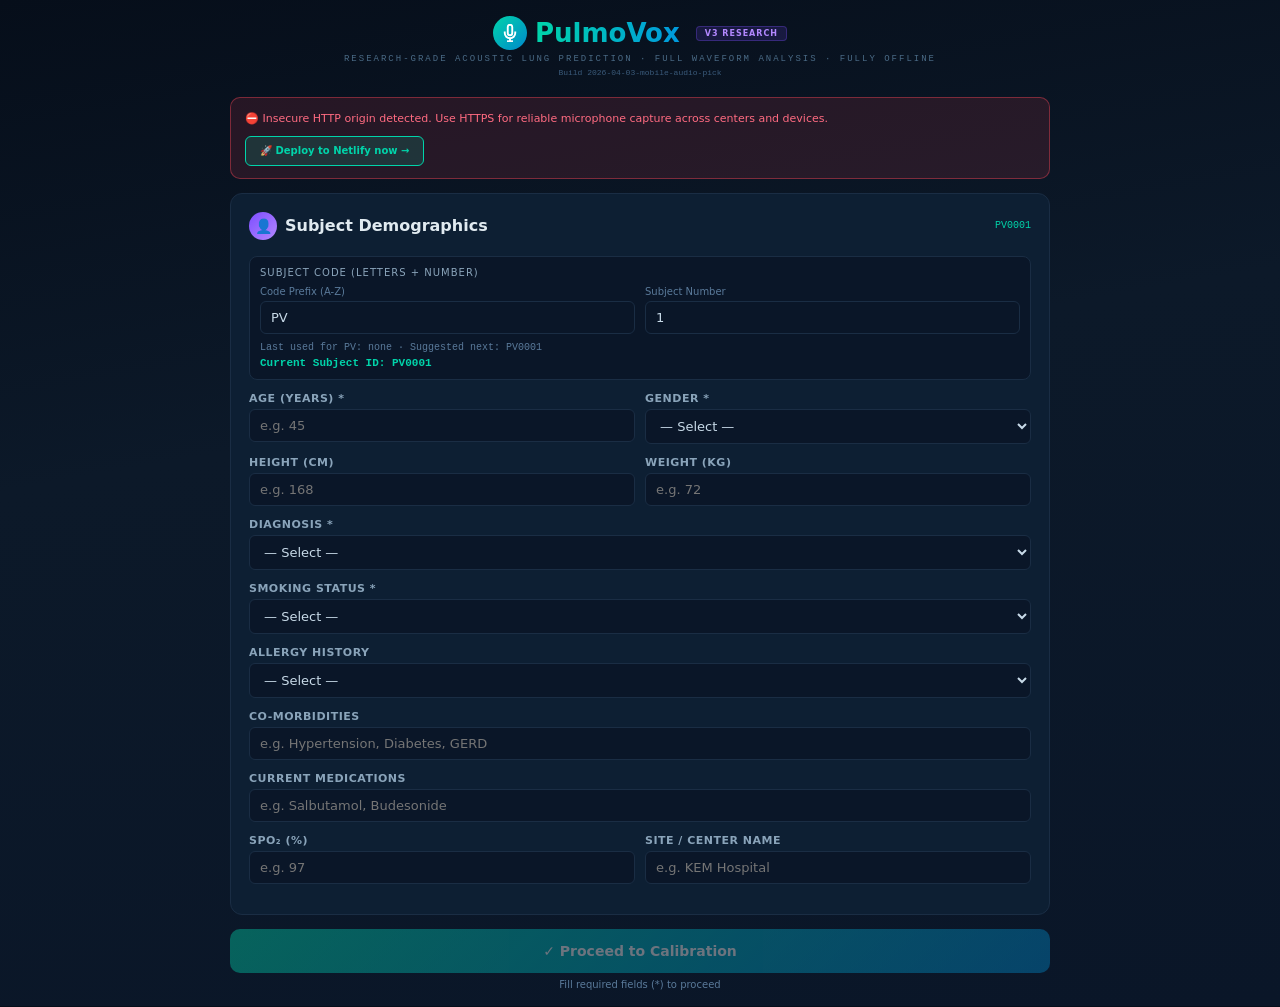
<file: index.html>
<!DOCTYPE html>
<html lang="en">
<head>
<meta charset="UTF-8">
<meta name="viewport" content="width=device-width, initial-scale=1.0">
<meta http-equiv="Cache-Control" content="no-cache, no-store, must-revalidate">
<meta http-equiv="Pragma" content="no-cache">
<meta http-equiv="Expires" content="0">
<title>PulmoVox v3 — Research-Grade Acoustic Lung Prediction</title>
<style>
*{margin:0;padding:0;box-sizing:border-box;}
body{background:#060e1a;font-family:-apple-system,BlinkMacSystemFont,'Segoe UI',system-ui,sans-serif;color:#c8dae8;min-height:100vh;}
@keyframes spin{to{transform:rotate(360deg);}}
@keyframes pulse{0%,100%{opacity:1;}50%{opacity:0.4;}}
@keyframes fadeIn{from{opacity:0;transform:translateY(8px);}to{opacity:1;transform:translateY(0);}}
@keyframes shimmerBg{0%{background-position:-200% 0;}100%{background-position:200% 0;}}
.mono{font-family:'SF Mono','Cascadia Code','Fira Code','Consolas','Menlo',monospace;}
.display{font-family:'Avenir Next','Montserrat',-apple-system,BlinkMacSystemFont,'Segoe UI',system-ui,sans-serif;}
.app-wrap{min-height:100vh;background:linear-gradient(170deg,#060e1a 0%,#0c1929 40%,#0a1628 100%);padding:16px 12px;}
.container{max-width:820px;margin:0 auto;}
.card{background:#0d1f33;border-radius:12px;padding:18px;border:1px solid #1a2d44;margin-bottom:14px;animation:fadeIn 0.4s ease;}
.inner-box{background:#0a1628;border-radius:8px;padding:10px;border:1px solid #1a2d44;}
.btn-primary{width:100%;padding:14px;background:linear-gradient(135deg,#00d4aa,#0088cc);border:none;border-radius:10px;color:#fff;font-size:14px;font-weight:700;cursor:pointer;font-family:inherit;transition:transform 0.1s;}
.btn-primary:active{transform:scale(0.98);}
.btn-danger{width:100%;padding:14px;background:linear-gradient(135deg,#ff4757,#ff6b81);border:none;border-radius:10px;color:#fff;font-size:14px;font-weight:700;cursor:pointer;font-family:inherit;}
.sec-title{font-size:12px;font-weight:600;color:#8aa4ba;margin:0 0 12px 0;text-transform:uppercase;letter-spacing:2px;}
.tab-btn{padding:8px 14px;border-radius:8px;font-size:11px;font-weight:600;cursor:pointer;font-family:inherit;transition:all 0.2s;}
.tab-active{background:rgba(0,212,170,0.15);border:1px solid #00d4aa;color:#00d4aa;}
.tab-inactive{background:transparent;border:1px solid #1a2d44;color:#5a7a9a;}
.bar-track{width:100%;height:5px;background:#1a2d44;border-radius:3px;overflow:hidden;}
.bar-fill{height:100%;border-radius:3px;transition:width 0.8s ease;}
.passage-btn{border-radius:8px;padding:10px 14px;cursor:pointer;text-align:left;color:#c8dae8;width:100%;font-family:inherit;transition:all 0.15s;}
.passage-btn:hover{transform:translateX(2px);}
.passage-selected{background:rgba(0,212,170,0.08);border:1.5px solid #00d4aa;}
.passage-unselected{background:#0a1628;border:1px solid #1a2d44;}
.history-entry{display:flex;justify-content:space-between;align-items:center;padding:8px 10px;margin-bottom:4px;border-radius:8px;cursor:pointer;transition:all 0.2s;}
.history-entry:hover{transform:translateX(2px);}
.disclaimer-box{background:rgba(255,165,2,0.06);border-radius:10px;padding:12px;border:1px solid rgba(255,165,2,0.15);margin-bottom:12px;}
.research-ref{font-size:9px;color:#4a6a85;line-height:1.7;}
.research-ref strong{color:#6a8a9a;}
canvas.waveform{width:100%;height:70px;border-radius:8px;background:#0a1628;border:1px solid #1a2d44;}
.sim-notice{background:rgba(0,153,221,0.1);border:1px solid rgba(0,153,221,0.3);border-radius:8px;padding:8px 12px;margin-bottom:10px;font-size:10px;color:#6ab8e0;}
.mic-notice{background:rgba(0,212,170,0.1);border:1px solid rgba(0,212,170,0.3);border-radius:8px;padding:8px 12px;margin-bottom:10px;font-size:10px;color:#00d4aa;}
.interp-box{margin-top:10px;padding:8px;border-radius:8px;border:1px solid #1a2d44;background:#0a1628;}
.interp-label{font-size:10px;color:#8aa4ba;font-weight:600;margin-bottom:4px;}
.interp-text{font-size:10px;color:#5a7a9a;line-height:1.5;}
.research-basis{font-size:10px;color:#4a6a85;margin-bottom:12px;line-height:1.5;background:#0a1628;border-radius:8px;padding:10px;border:1px solid #1a2d44;}
.research-basis strong{color:#0099dd;}
.metric-grid-3{display:grid;grid-template-columns:repeat(3,1fr);gap:6px;margin-bottom:10px;}
.metric-grid-4{display:grid;grid-template-columns:repeat(4,1fr);gap:6px;margin-top:8px;}
.metric-cell{background:#0a1628;border-radius:8px;padding:6px 4px;text-align:center;border:1px solid #1a2d44;}
.metric-cell-lg{background:#0a1628;border-radius:10px;padding:14px;text-align:center;border:1px solid #1a2d44;}
.lang-chip{padding:6px 12px;border-radius:20px;font-size:11px;font-weight:600;cursor:pointer;transition:all 0.2s;border:1px solid #1a2d44;background:transparent;color:#5a7a9a;}
.lang-chip.active{background:rgba(0,212,170,0.12);border-color:#00d4aa;color:#00d4aa;}
.lang-chip:hover{border-color:#00d4aa80;}
.research-badge{display:inline-block;padding:2px 8px;border-radius:4px;font-size:8px;font-weight:700;letter-spacing:1px;text-transform:uppercase;background:rgba(124,77,255,0.15);border:1px solid rgba(124,77,255,0.3);color:#b388ff;margin-left:8px;}
.analysis-step{display:flex;align-items:center;gap:10px;padding:8px 0;border-bottom:1px solid #1a2d4420;}
.analysis-step .step-icon{width:24px;height:24px;border-radius:50%;display:flex;align-items:center;justify-content:center;font-size:10px;flex-shrink:0;}
.step-done{background:#00d4aa20;color:#00d4aa;}
.step-active{background:#0099dd20;color:#0099dd;animation:pulse 1s infinite;}
.step-pending{background:#1a2d44;color:#3a5a7a;}
.mfcc-grid{display:grid;grid-template-columns:repeat(13,1fr);gap:2px;margin:8px 0;}
.mfcc-bar{border-radius:2px 2px 0 0;min-height:4px;transition:height 0.5s ease;}
.progress-shimmer{background:linear-gradient(90deg,#1a2d44 25%,#2a3d54 50%,#1a2d44 75%);background-size:200% 100%;animation:shimmerBg 1.5s infinite;height:4px;border-radius:2px;}
</style>
</head>
<body>
<script>
(function(){
  function esc(s){
    return String(s||'').replace(/&/g,'&amp;').replace(/</g,'&lt;').replace(/"/g,'&quot;');
  }
  function showErr(title,msg){
    var a=document.getElementById('app');
    if(!a)return;
    var path=location.pathname||'/';
    var foot=path==='/'||path===''?'You opened the <strong>user site root</strong>. For a <em>project</em> site, the URL must include the repository name (see GitHub → Settings → Pages).':'';
    a.innerHTML='<div class="card" style="border:1px solid rgba(255,71,87,0.45);padding:16px;margin:12px auto;max-width:820px">'+
      '<div style="font-size:14px;font-weight:700;color:#ff6b81;margin-bottom:8px">'+esc(title)+'</div>'+
      '<div style="font-size:11px;color:#c8dae8;line-height:1.6;white-space:pre-wrap">'+esc(msg)+'</div>'+
      (foot?'<div style="font-size:10px;color:#ffa502;margin-top:10px;line-height:1.5">'+foot+'</div>':'')+
      '<div style="font-size:10px;color:#5a7a9a;margin-top:10px">Path: <span class="mono">'+esc(path)+'</span> · If error persists, try Chrome or clear Safari cache.</div></div>';
  }
  window.addEventListener('error',function(ev){
    showErr('Runtime error',(ev&&ev.message)?ev.message:'Unknown');
  });
  window.addEventListener('unhandledrejection',function(ev){
    var r=ev&&ev.reason;
    var m=r&&r.message?String(r.message):String(r||'rejection');
    showErr('Async error',m);
  });
})();
</script>
<div class="app-wrap">
  <div style="text-align:center;margin-bottom:20px;">
    <div style="display:inline-flex;align-items:center;gap:8px;margin-bottom:4px;">
      <div style="width:34px;height:34px;border-radius:50%;background:linear-gradient(135deg,#00d4aa,#0088cc);display:flex;align-items:center;justify-content:center;">
        <svg width="18" height="18" viewBox="0 0 24 24" fill="none" stroke="#fff" stroke-width="2.5"><path d="M12 1a3 3 0 0 0-3 3v8a3 3 0 0 0 6 0V4a3 3 0 0 0-3-3z"/><path d="M19 10v2a7 7 0 0 1-14 0v-2"/><line x1="12" y1="19" x2="12" y2="23"/><line x1="8" y1="23" x2="16" y2="23"/></svg>
      </div>
      <h1 class="display" style="font-size:26px;font-weight:800;margin:0;background:linear-gradient(90deg,#00d4aa,#0099dd);-webkit-background-clip:text;-webkit-text-fill-color:transparent;">PulmoVox</h1>
      <span class="research-badge">v3 Research</span>
    </div>
    <p class="mono" style="color:#4a6a85;font-size:9px;letter-spacing:2px;text-transform:uppercase;">Research-Grade Acoustic Lung Prediction · Full Waveform Analysis · Fully Offline</p>
    <p class="mono" style="color:#3a5a7a;font-size:8px;margin-top:4px">Build 2026-04-03-mobile-audio-pick</p>
    <div id="history-toggle-area"></div>
  </div>
  <div class="container" id="app"><div id="pulmovox-preboot" class="card" style="max-width:820px;margin:0 auto;text-align:center;padding:16px"><p style="font-size:12px;color:#8aa4ba;margin:0">Loading PulmoVox…</p><p class="mono" style="font-size:9px;color:#4a6a85;margin-top:6px">Build 2026-04-03-mobile-audio-pick — after deploy you must see this line; if not, browser is showing an old cached page.</p><p style="font-size:10px;color:#5a7a9a;margin-top:8px;line-height:1.5">Use <span class="mono">https://drvamsimutnuri-stack.github.io/LERTZZ/</span> (include <span class="mono">/LERTZZ/</span>).</p></div></div>
</div>

<script>
// ================================================================
// PULMOVOX v3 — RESEARCH-GRADE ACOUSTIC ENGINE
// ================================================================
// Key upgrades over v2:
// 1. Full waveform recording via MediaRecorder (captures every sample)
// 2. Post-recording analysis on complete audio buffer
// 3. YIN pitch detection algorithm (de Cheveigné & Kawahara, 2002)
// 4. True cycle-level jitter & shimmer from glottal pulses
// 5. Cepstral HNR computation
// 6. 13-coefficient MFCC extraction
// 7. Multilingual passages (EN, HI, TE, MR)
// 8. Zero external dependencies
// ================================================================

// Browser detection FIRST — avoids any use-before-init with cached/old execution order
function detectBrowser(){
  var ua=navigator.userAgent;
  var isIOS=/iPad|iPhone|iPod/.test(ua)&&!window.MSStream;
  var isAndroid=/Android/.test(ua);
  var isSafari=/^((?!chrome|android).)*safari/i.test(ua)||(/Safari/.test(ua)&&!/Chrome/.test(ua));
  var isFirefox=/Firefox/.test(ua);
  var isSamsung=/SamsungBrowser/.test(ua);
  var isChrome=/Chrome/.test(ua)&&!/Edg|OPR|SamsungBrowser/.test(ua);
  var isMobile=isIOS||isAndroid||/Mobi|tablet/i.test(ua);
  var browserName=isIOS?'Safari/iOS':isSafari?'Safari':isSamsung?'Samsung Internet':isFirefox?'Firefox':isChrome?'Chrome':'Browser';
  var platform=isIOS?'iOS':isAndroid?'Android':isMobile?'Mobile':'Desktop';
  return{isIOS,isAndroid,isSafari,isFirefox,isSamsung,isChrome,isMobile,browserName,platform};
}
var BROWSER=detectBrowser();
function collectSessionMeta(){
  var nav=navigator||{};
  var b=detectBrowser();
  var scr=(typeof window!=='undefined'&&window.screen)?window.screen:null;
  return{
    browser:b.browserName,
    platform:b.platform,
    ua:nav.userAgent||'',
    language:nav.language||'',
    hardwareConcurrency:nav.hardwareConcurrency||'',
    deviceMemory:nav.deviceMemory||'',
    maxTouchPoints:nav.maxTouchPoints||0,
    screen:(scr&&scr.width?(scr.width+'x'+scr.height):''),
    pixelRatio:window.devicePixelRatio||1,
    protocol:location.protocol||'',
    hostname:location.hostname||'',
    isSecureContext:!!window.isSecureContext
  };
}
var PULMOVOX_BUILD_ID='2026-04-03-mobile-audio-pick';

// === MULTILINGUAL PASSAGES ===
const PASSAGES = {
  en: [
    { id:"rainbow", title:"Rainbow Passage", text:"The rainbow passage is used in speech pathology to assess the quality of voice production. When sunlight strikes raindrops in the air, they act as a prism and form a rainbow. The rainbow is a division of white light into many beautiful colors. These take the shape of a long round arch, with its path high above, and its two ends apparently beyond the horizon. People look, but no one ever finds it. When a man looks for something beyond his reach, his friends say he is looking for the pot of gold at the end of the rainbow." },
    { id:"sustained_en", title:"Sustained Vowel + Counting", text:"Please take a deep breath and say Ahhhhh for as long as you can. Then count from one to twenty in a single breath: one, two, three, four, five, six, seven, eight, nine, ten, eleven, twelve, thirteen, fourteen, fifteen, sixteen, seventeen, eighteen, nineteen, twenty. Now take another deep breath and repeat Pa Ta Ka ten times as quickly as you can." },
    { id:"breath_en", title:"Breath Capacity Passage", text:"Take a deep breath in and read as far as you can on one breath. The north wind and the sun were disputing which was the stronger, when a traveler came along wrapped in a warm cloak. They agreed that the one who first succeeded in making the traveler take his cloak off should be considered stronger than the other. Then the north wind blew as hard as he could, but the more he blew the more closely did the traveler fold his cloak around him." }
  ],
  hi: [
    { id:"rainbow_hi", title:"इंद्रधनुष गद्यांश", text:"जब सूर्य की किरणें हवा में बारिश की बूंदों पर पड़ती हैं तो वे प्रिज्म का काम करती हैं और इंद्रधनुष बनाती हैं। इंद्रधनुष सफेद प्रकाश का कई सुंदर रंगों में विभाजन है। ये एक लंबे गोल मेहराब का आकार लेते हैं जिसका रास्ता ऊपर आकाश में होता है और इसके दोनों सिरे क्षितिज के पार दिखाई देते हैं। लोग देखते हैं लेकिन कोई इसे कभी नहीं पाता। जब कोई व्यक्ति अपनी पहुंच से परे किसी चीज़ की तलाश करता है तो उसके मित्र कहते हैं कि वह इंद्रधनुष के अंत में सोने का बर्तन ढूंढ रहा है।" },
    { id:"sustained_hi", title:"दीर्घ स्वर + गिनती", text:"कृपया एक गहरी सांस लें और जितनी देर हो सके आआआआआ बोलें। फिर एक ही सांस में एक से बीस तक गिनती गिनें: एक, दो, तीन, चार, पांच, छह, सात, आठ, नौ, दस, ग्यारह, बारह, तेरह, चौदह, पंद्रह, सोलह, सत्रह, अठारह, उन्नीस, बीस। अब एक और गहरी सांस लें और जितनी तेज़ी से हो सके दस बार प ट क दोहराएं।" },
    { id:"breath_hi", title:"श्वास क्षमता गद्यांश", text:"एक गहरी सांस लें और एक ही सांस में जितना पढ़ सकें पढ़ें। उत्तरी हवा और सूरज में बहस हो रही थी कि दोनों में कौन अधिक शक्तिशाली है। तभी एक यात्री गर्म लबादा ओढ़े वहां से गुज़रा। दोनों ने तय किया कि जो पहले यात्री का लबादा उतरवा देगा वही शक्तिशाली माना जाएगा। उत्तरी हवा ने पूरी ताकत से फूंक मारी लेकिन जितना ज़ोर से वह फूंकती यात्री उतना ही कसकर अपना लबादा लपेट लेता।" }
  ],
  te: [
    { id:"rainbow_te", title:"ఇంద్రధనుస్సు వచనం", text:"సూర్యకిరణాలు గాలిలోని వర్షపు చుక్కలపై పడినప్పుడు అవి ప్రిజం వలె పనిచేసి ఇంద్రధనుస్సును ఏర్పరుస్తాయి. ఇంద్రధనుస్సు తెల్ల కాంతిని అనేక అందమైన రంగులుగా విభజించడం. ఇవి పొడవైన గుండ్రని వంతెన ఆకారం తీసుకుంటాయి దాని మార్గం ఎత్తుగా ఆకాశంలో ఉంటుంది మరియు దాని రెండు చివరలు క్షితిజం అవతల కనిపిస్తాయి. ప్రజలు చూస్తారు కానీ ఎవరూ దానిని కనుగొనరు. ఒక వ్యక్తి తన చేతికి అందనిదాన్ని వెతికినప్పుడు అతని స్నేహితులు అతను ఇంద్రధనుస్సు చివర బంగారు కుండ కోసం వెతుకుతున్నాడని చెబుతారు." },
    { id:"sustained_te", title:"దీర్ఘ స్వరం + లెక్కింపు", text:"దయచేసి లోతుగా శ్వాస తీసుకోండి మరియు మీకు వీలైనంత సేపు ఆఆఆఆఆ అని చెప్పండి. అప్పుడు ఒకే శ్వాసలో ఒకటి నుండి ఇరవై వరకు లెక్కించండి: ఒకటి రెండు మూడు నాలుగు ఐదు ఆరు ఏడు ఎనిమిది తొమ్మిది పది పదకొండు పన్నెండు పదమూడు పద్నాలుగు పదిహేను పదహారు పదిహేడు పధ్ధెనిమిది పంతొమ్మిది ఇరవై. ఇప్పుడు మరో లోతైన శ్వాస తీసుకోండి మరియు వీలైనంత వేగంగా ప ట క పది సార్లు పునరావృతం చేయండి." },
    { id:"breath_te", title:"శ్వాస సామర్థ్యం వచనం", text:"లోతుగా శ్వాస తీసుకొని ఒకే శ్వాసలో మీకు వీలైనంత వరకు చదవండి. ఉత్తర గాలి మరియు సూర్యుడు తమలో ఎవరు బలవంతులో వాదించుకుంటున్నారు. అప్పుడు వెచ్చని అంగీ కప్పుకున్న ఒక బాటసారి అటుగా వెళ్ళాడు. బాటసారి అంగీని ఎవరు మొదట విప్పిస్తారో వారే బలవంతులని ఇద్దరూ అంగీకరించారు. ఉత్తర గాలి తన శక్తినంతా ఉపయోగించి వీచింది కానీ ఎంత గట్టిగా వీచితే బాటసారి అంతగా తన అంగీని గట్టిగా చుట్టుకున్నాడు." }
  ],
  mr: [
    { id:"rainbow_mr", title:"इंद्रधनुष्य उतारा", text:"जेव्हा सूर्यप्रकाश हवेतील पावसाच्या थेंबांवर पडतो तेव्हा ते प्रिझमसारखे काम करतात आणि इंद्रधनुष्य तयार करतात. इंद्रधनुष्य म्हणजे पांढऱ्या प्रकाशाचे अनेक सुंदर रंगांमध्ये विभाजन होय. हे एका लांब गोलाकार कमानीचा आकार घेतात ज्याचा मार्ग उंच आकाशात असतो आणि त्याची दोन्ही टोके क्षितिजापलीकडे दिसतात. लोक बघतात पण कोणालाच ते सापडत नाही. जेव्हा एखादा माणूस आपल्या आवाक्याबाहेरील गोष्टी शोधतो तेव्हा त्याचे मित्र म्हणतात की तो इंद्रधनुष्याच्या टोकाला सोन्याचे भांडे शोधत आहे." },
    { id:"sustained_mr", title:"दीर्घ स्वर + मोजणी", text:"कृपया एक दीर्घ श्वास घ्या आणि शक्य तितक्या वेळ आआआआआ म्हणा. मग एकाच श्वासात एक ते वीस पर्यंत मोजा: एक, दोन, तीन, चार, पाच, सहा, सात, आठ, नऊ, दहा, अकरा, बारा, तेरा, चौदा, पंधरा, सोळा, सतरा, अठरा, एकोणीस, वीस. आता आणखी एक दीर्घ श्वास घ्या आणि शक्य तितक्या वेगाने दहा वेळा प ट क पुन्हा म्हणा." },
    { id:"breath_mr", title:"श्वास क्षमता उतारा", text:"एक दीर्घ श्वास घ्या आणि एकाच श्वासात शक्य तितके वाचा. उत्तरेचा वारा आणि सूर्य यांच्यात कोण अधिक शक्तिशाली याबद्दल वाद सुरू होता. तेवढ्यात एक प्रवासी उबदार शाल गुंडाळून तेथून जात होता. दोघांनी ठरवले की जो प्रवाशाची शाल आधी काढेल तोच शक्तिशाली समजला जाईल. उत्तरेच्या वाऱ्याने पूर्ण शक्तीने फुंकर मारली पण जितके जोराने वाहिले तितकेच प्रवाशाने आपली शाल घट्ट गुंडाळून घेतली." }
  ]
};

const LANG_LABELS = { en:"English", hi:"हिन्दी", te:"తెలుగు", mr:"मराठी" };

// ================================================================
// RESEARCH-GRADE DSP ENGINE
// ================================================================

// YIN Pitch Detection (de Cheveigné & Kawahara, 2002)
// threshold: 0.25 is Praat's default for speech. 0.15 is too strict for connected speech.
function yinPitchDetect(buffer, sampleRate, threshold) {
  threshold = threshold || 0.25;
  const halfLen = Math.floor(buffer.length / 2);
  const yinBuffer = new Float32Array(halfLen);
  
  // Step 1: Difference function
  for (let tau = 0; tau < halfLen; tau++) {
    let sum = 0;
    for (let i = 0; i < halfLen; i++) {
      const delta = buffer[i] - buffer[i + tau];
      sum += delta * delta;
    }
    yinBuffer[tau] = sum;
  }
  
  // Step 2: Cumulative mean normalized difference
  yinBuffer[0] = 1;
  let runningSum = 0;
  for (let tau = 1; tau < halfLen; tau++) {
    runningSum += yinBuffer[tau];
    yinBuffer[tau] *= tau / runningSum;
  }
  
  // Step 3: Absolute threshold
  const minPeriod = Math.floor(sampleRate / 500); // 500 Hz max
  const maxPeriod = Math.floor(sampleRate / 50);  // 50 Hz min
  let bestTau = -1;
  for (let tau = minPeriod; tau < Math.min(maxPeriod, halfLen); tau++) {
    if (yinBuffer[tau] < threshold) {
      while (tau + 1 < halfLen && yinBuffer[tau + 1] < yinBuffer[tau]) tau++;
      bestTau = tau;
      break;
    }
  }
  
  // Step 4: Parabolic interpolation
  if (bestTau !== -1 && bestTau > 0 && bestTau < halfLen - 1) {
    const s0 = yinBuffer[bestTau - 1];
    const s1 = yinBuffer[bestTau];
    const s2 = yinBuffer[bestTau + 1];
    const betterTau = bestTau + (s0 - s2) / (2 * (s0 - 2 * s1 + s2));
    if (isFinite(betterTau)) return sampleRate / betterTau;
  }
  
  if (bestTau !== -1) return sampleRate / bestTau;
  return null; // Unvoiced
}

// Extract pitch track from full audio using YIN in overlapping frames
function extractPitchTrack(samples, sampleRate, vadThreshold, yinThreshold, f0Min, f0Max) {
  vadThreshold = vadThreshold || 0.01;
  yinThreshold = yinThreshold || 0.25; // Praat default — works for connected speech
  if (f0Min == null) f0Min = 50;
  if (f0Max == null) f0Max = 500;
  const frameSize = Math.round(sampleRate * 0.04); // 40ms frames
  const hopSize = Math.round(sampleRate * 0.01);   // 10ms hop
  const pitches = [];
  const times = [];
  
  for (let start = 0; start + frameSize < samples.length; start += hopSize) {
    const frame = samples.subarray(start, start + frameSize);
    const rms = Math.sqrt(frame.reduce((s, v) => s + v * v, 0) / frame.length);
    
    if (rms > vadThreshold) { // Adaptive voice activity detection
      const pitch = yinPitchDetect(frame, sampleRate, yinThreshold);
      if (pitch !== null && pitch > f0Min && pitch < f0Max) {
        pitches.push(pitch);
        times.push(start / sampleRate);
      }
    }
  }
  return { pitches, times };
}

// True cycle-level jitter (RAP, PPQ, local jitter)
function computeJitter(pitches) {
  if (pitches.length < 3) return { local: 0, rap: 0, ppq5: 0 };
  const periods = pitches.map(f => 1 / f);
  const avgPeriod = periods.reduce((a, b) => a + b, 0) / periods.length;
  
  // Local jitter (cycle-to-cycle)
  let localSum = 0;
  for (let i = 1; i < periods.length; i++) {
    localSum += Math.abs(periods[i] - periods[i - 1]);
  }
  const localJitter = (localSum / (periods.length - 1)) / avgPeriod * 100;
  
  // RAP (Relative Average Perturbation) — 3-point running average
  let rapSum = 0;
  for (let i = 1; i < periods.length - 1; i++) {
    const avg3 = (periods[i - 1] + periods[i] + periods[i + 1]) / 3;
    rapSum += Math.abs(periods[i] - avg3);
  }
  const rap = (rapSum / (periods.length - 2)) / avgPeriod * 100;
  
  // PPQ5 (5-point Period Perturbation Quotient)
  let ppq5Sum = 0;
  let ppq5Count = 0;
  for (let i = 2; i < periods.length - 2; i++) {
    const avg5 = (periods[i - 2] + periods[i - 1] + periods[i] + periods[i + 1] + periods[i + 2]) / 5;
    ppq5Sum += Math.abs(periods[i] - avg5);
    ppq5Count++;
  }
  const ppq5 = ppq5Count > 0 ? (ppq5Sum / ppq5Count) / avgPeriod * 100 : 0;
  
  return { local: localJitter, rap, ppq5 };
}

// True amplitude-based shimmer from RMS per pitch cycle
function computeShimmer(samples, sampleRate, pitches, pitchTimes) {
  if (pitches.length < 3) return { local: 0, apq3: 0, apq5: 0 };
  
  // Extract amplitude per cycle
  const amplitudes = [];
  for (let i = 0; i < pitches.length; i++) {
    const period = Math.round(sampleRate / pitches[i]);
    const center = Math.round(pitchTimes[i] * sampleRate);
    const start = Math.max(0, center - Math.floor(period / 2));
    const end = Math.min(samples.length, start + period);
    let maxAmp = 0;
    for (let j = start; j < end; j++) maxAmp = Math.max(maxAmp, Math.abs(samples[j]));
    amplitudes.push(maxAmp);
  }
  
  const avgAmp = amplitudes.reduce((a, b) => a + b, 0) / amplitudes.length;
  
  // Local shimmer
  let localSum = 0;
  for (let i = 1; i < amplitudes.length; i++) {
    localSum += Math.abs(amplitudes[i] - amplitudes[i - 1]);
  }
  const localShimmer = avgAmp > 0 ? (localSum / (amplitudes.length - 1)) / avgAmp * 100 : 0;
  
  // APQ3
  let apq3Sum = 0;
  for (let i = 1; i < amplitudes.length - 1; i++) {
    const avg3 = (amplitudes[i - 1] + amplitudes[i] + amplitudes[i + 1]) / 3;
    apq3Sum += Math.abs(amplitudes[i] - avg3);
  }
  const apq3 = avgAmp > 0 ? (apq3Sum / (amplitudes.length - 2)) / avgAmp * 100 : 0;
  
  // APQ5
  let apq5Sum = 0, apq5Count = 0;
  for (let i = 2; i < amplitudes.length - 2; i++) {
    const avg5 = (amplitudes[i - 2] + amplitudes[i - 1] + amplitudes[i] + amplitudes[i + 1] + amplitudes[i + 2]) / 5;
    apq5Sum += Math.abs(amplitudes[i] - avg5);
    apq5Count++;
  }
  const apq5 = apq5Count > 0 && avgAmp > 0 ? (apq5Sum / apq5Count) / avgAmp * 100 : 0;
  
  return { local: localShimmer, apq3, apq5 };
}

// Cepstral HNR
function computeCepstralHNR(samples, sampleRate) {
  const frameSize = 2048;
  const hopSize = 1024;
  let totalHNR = 0, frameCount = 0;
  
  for (let start = 0; start + frameSize < samples.length; start += hopSize) {
    const frame = samples.subarray(start, start + frameSize);
    const rms = Math.sqrt(frame.reduce((s, v) => s + v * v, 0) / frame.length);
    if (rms < 0.01) continue;
    
    // Autocorrelation via time-domain
    const minLag = Math.floor(sampleRate / 500);
    const maxLag = Math.floor(sampleRate / 50);
    let r0 = 0;
    for (let i = 0; i < frame.length; i++) r0 += frame[i] * frame[i];
    
    let maxR = 0;
    for (let lag = minLag; lag < Math.min(maxLag, frame.length); lag++) {
      let r = 0;
      for (let i = 0; i < frame.length - lag; i++) r += frame[i] * frame[i + lag];
      if (r > maxR) maxR = r;
    }
    
    if (r0 > 0 && maxR > 0 && maxR < r0) {
      const hnr = 10 * Math.log10(maxR / (r0 - maxR));
      if (isFinite(hnr) && hnr > -20 && hnr < 60) {
        totalHNR += hnr;
        frameCount++;
      }
    }
  }
  
  return frameCount > 0 ? totalHNR / frameCount : 0;
}

// MFCC Extraction (13 coefficients)
function computeMFCCs(samples, sampleRate, numCoeffs = 13) {
  const frameSize = 1024;
  const hopSize = 512;
  const numFilters = 26;
  const fftSize = frameSize;
  
  // Mel filterbank
  function hzToMel(hz) { return 2595 * Math.log10(1 + hz / 700); }
  function melToHz(mel) { return 700 * (Math.pow(10, mel / 2595) - 1); }
  
  const lowMel = hzToMel(0);
  const highMel = hzToMel(sampleRate / 2);
  const melPoints = [];
  for (let i = 0; i <= numFilters + 1; i++) {
    melPoints.push(melToHz(lowMel + (highMel - lowMel) * i / (numFilters + 1)));
  }
  const binPoints = melPoints.map(f => Math.floor((fftSize + 1) * f / sampleRate));
  
  const allMFCCs = [];
  
  for (let start = 0; start + frameSize < samples.length; start += hopSize) {
    const frame = new Float32Array(fftSize);
    for (let i = 0; i < frameSize; i++) {
      frame[i] = samples[start + i] * (0.54 - 0.46 * Math.cos(2 * Math.PI * i / (frameSize - 1))); // Hamming
    }
    
    // Simple DFT magnitude (for the frequency bins we need)
    const halfFFT = Math.floor(fftSize / 2) + 1;
    const powerSpec = new Float32Array(halfFFT);
    for (let k = 0; k < halfFFT; k++) {
      let re = 0, im = 0;
      for (let n = 0; n < fftSize; n++) {
        const angle = -2 * Math.PI * k * n / fftSize;
        re += frame[n] * Math.cos(angle);
        im += frame[n] * Math.sin(angle);
      }
      powerSpec[k] = (re * re + im * im) / fftSize;
    }
    
    // Apply mel filterbank
    const filterEnergies = new Float32Array(numFilters);
    for (let m = 0; m < numFilters; m++) {
      for (let k = binPoints[m]; k < binPoints[m + 1] && k < halfFFT; k++) {
        filterEnergies[m] += powerSpec[k] * (k - binPoints[m]) / (binPoints[m + 1] - binPoints[m]);
      }
      for (let k = binPoints[m + 1]; k < binPoints[m + 2] && k < halfFFT; k++) {
        filterEnergies[m] += powerSpec[k] * (binPoints[m + 2] - k) / (binPoints[m + 2] - binPoints[m + 1]);
      }
      filterEnergies[m] = Math.log(Math.max(filterEnergies[m], 1e-10));
    }
    
    // DCT to get MFCCs
    const mfcc = new Float32Array(numCoeffs);
    for (let i = 0; i < numCoeffs; i++) {
      let sum = 0;
      for (let j = 0; j < numFilters; j++) {
        sum += filterEnergies[j] * Math.cos(Math.PI * i * (j + 0.5) / numFilters);
      }
      mfcc[i] = sum;
    }
    allMFCCs.push(mfcc);
  }
  
  // Average MFCCs across all frames
  if (allMFCCs.length === 0) return new Float32Array(numCoeffs);
  const avgMFCC = new Float32Array(numCoeffs);
  for (let i = 0; i < numCoeffs; i++) {
    avgMFCC[i] = allMFCCs.reduce((s, m) => s + m[i], 0) / allMFCCs.length;
  }
  return avgMFCC;
}

// MFCC with standard deviation across frames
function computeMFCCsWithStats(samples, sampleRate, numCoeffs = 13) {
  const frameSize = 1024;
  const hopSize = 512;
  const numFilters = 26;
  const fftSize = frameSize;
  function hzToMel(hz){return 2595*Math.log10(1+hz/700);}
  function melToHz(mel){return 700*(Math.pow(10,mel/2595)-1);}
  const lowMel=hzToMel(0);const highMel=hzToMel(sampleRate/2);
  const melPoints=[];for(let i=0;i<=numFilters+1;i++)melPoints.push(melToHz(lowMel+(highMel-lowMel)*i/(numFilters+1)));
  const binPoints=melPoints.map(f=>Math.floor((fftSize+1)*f/sampleRate));
  const allMFCCs=[];
  for(let start=0;start+frameSize<samples.length;start+=hopSize){
    const frame=new Float32Array(fftSize);
    for(let i=0;i<frameSize;i++)frame[i]=samples[start+i]*(0.54-0.46*Math.cos(2*Math.PI*i/(frameSize-1)));
    const halfFFT=Math.floor(fftSize/2)+1;const powerSpec=new Float32Array(halfFFT);
    for(let k=0;k<halfFFT;k++){let re=0,im=0;for(let n=0;n<fftSize;n++){const angle=-2*Math.PI*k*n/fftSize;re+=frame[n]*Math.cos(angle);im+=frame[n]*Math.sin(angle);}powerSpec[k]=(re*re+im*im)/fftSize;}
    const fe=new Float32Array(numFilters);
    for(let m=0;m<numFilters;m++){for(let k=binPoints[m];k<binPoints[m+1]&&k<halfFFT;k++)fe[m]+=powerSpec[k]*(k-binPoints[m])/(binPoints[m+1]-binPoints[m]);for(let k=binPoints[m+1];k<binPoints[m+2]&&k<halfFFT;k++)fe[m]+=powerSpec[k]*(binPoints[m+2]-k)/(binPoints[m+2]-binPoints[m+1]);fe[m]=Math.log(Math.max(fe[m],1e-10));}
    const mfcc=new Float32Array(numCoeffs);for(let i=0;i<numCoeffs;i++){let sum=0;for(let j=0;j<numFilters;j++)sum+=fe[j]*Math.cos(Math.PI*i*(j+0.5)/numFilters);mfcc[i]=sum;}
    allMFCCs.push(mfcc);
  }
  if(allMFCCs.length===0)return{mean:new Float32Array(numCoeffs),std:new Float32Array(numCoeffs)};
  const mean=new Float32Array(numCoeffs);const std=new Float32Array(numCoeffs);
  for(let i=0;i<numCoeffs;i++){mean[i]=allMFCCs.reduce((s,m)=>s+m[i],0)/allMFCCs.length;}
  for(let i=0;i<numCoeffs;i++){std[i]=Math.sqrt(allMFCCs.reduce((s,m)=>s+(m[i]-mean[i])**2,0)/allMFCCs.length);}
  return{mean,std};
}

// Pre-emphasis filter (standard for voice analysis)
function preEmphasis(samples, coeff = 0.97) {
  const out = new Float32Array(samples.length);
  out[0] = samples[0];
  for (let i = 1; i < samples.length; i++) out[i] = samples[i] - coeff * samples[i - 1];
  return out;
}

// Spectral centroid (full-buffer, overlapping Hamming windows)
function computeSpectralCentroidFull(samples, sampleRate) {
  const fftSize = 2048;
  const hopSize = 1024;
  let totalCentroid = 0, count = 0;
  for (let start = 0; start + fftSize < samples.length; start += hopSize) {
    const frame = samples.subarray(start, start + fftSize);
    const rms = Math.sqrt(frame.reduce((s, v) => s + v * v, 0) / frame.length);
    if (rms < 0.01) continue;
    let ws = 0, ts = 0;
    const halfN = fftSize / 2;
    for (let k = 0; k < halfN; k++) {
      let re = 0, im = 0;
      for (let n = 0; n < fftSize; n++) {
        const angle = -2 * Math.PI * k * n / fftSize;
        re += frame[n] * Math.cos(angle);
        im += frame[n] * Math.sin(angle);
      }
      const mag = Math.sqrt(re * re + im * im);
      const freq = k * sampleRate / fftSize;
      ws += freq * mag;
      ts += mag;
    }
    if (ts > 0) { totalCentroid += ws / ts; count++; }
  }
  return count > 0 ? totalCentroid / count : 0;
}

// Voice Activity Detection — pause analysis
function analyzeBreathing(samples, sampleRate, vadThreshold) {
  const frameSize = Math.round(sampleRate * 0.03); // 30ms frames
  const hopSize = Math.round(sampleRate * 0.01);
  // Use adaptive threshold — after gain normalization, 0.015 is the right baseline
  const rmsThreshold = vadThreshold || 0.015;
  let pauseCount = 0, pauseFrames = 0, totalFrames = 0;
  let inPause = false;
  
  for (let start = 0; start + frameSize < samples.length; start += hopSize) {
    const frame = samples.subarray(start, start + frameSize);
    const rms = Math.sqrt(frame.reduce((s, v) => s + v * v, 0) / frame.length);
    totalFrames++;
    if (rms < rmsThreshold) {
      if (!inPause) { pauseCount++; inPause = true; }
      pauseFrames++;
    } else {
      inPause = false;
    }
  }
  
  const pauseRatio = totalFrames > 0 ? pauseFrames / totalFrames : 0;
  return { pauseCount, pauseRatio };
}

// Master analysis function — runs on complete recorded waveform
// cal: calibration object from state.calibration (used for gain normalization + adaptive VAD)
function analyzeFullWaveform(audioBuffer, sampleRate, passageWordCount, cal) {
  cal = cal || {};
  const calDone = cal.done || false;
  const refToneRMS = calDone && cal.refToneRMS > 0.001 ? cal.refToneRMS : null;
  const noiseFloorRMS = calDone && cal.noiseFloorRMS > 0 ? cal.noiseFloorRMS : 0.001;
  const snr = calDone ? (cal.snr || 30) : 30;
  const mob = detectBrowser().isMobile;

  // === GAIN NORMALIZATION ===
  // Target: 0.05 RMS. Cap at 3.0x to prevent clipping (8.0 was too aggressive).
  // Clipping destroys periodicity → YIN finds no pitch → false "no voice" gate.
  const TARGET_REF_RMS = 0.05;
  const rawGain = refToneRMS ? TARGET_REF_RMS / refToneRMS : 1.0;
  // Hard cap at 3.0 — beyond this, clipping risk on loud voices destroys YIN
  let gainNorm = Math.min(3.0, Math.max(0.1, rawGain));

  let recSum = 0;
  for (let ri = 0; ri < audioBuffer.length; ri++) recSum += audioBuffer[ri] * audioBuffer[ri];
  const recRMS = audioBuffer.length > 0 ? Math.sqrt(recSum / audioBuffer.length) : 0;
  // Quiet phones / skipped calibration: cal-based gain stays 1× and VAD (≥0.008) never opens — boost from recording level
  if (recRMS > 1e-8) {
    const autoGain = Math.min(mob ? 4.5 : 4.0, Math.max(0.2, TARGET_REF_RMS / recRMS));
    gainNorm = Math.min(mob ? 4.5 : 4.0, Math.max(gainNorm, autoGain));
  }

  // === ADAPTIVE VAD THRESHOLD ===
  let vadThreshold = Math.max(mob ? 0.004 : 0.006, noiseFloorRMS * (mob ? 2.2 : 3.0));
  vadThreshold = Math.min(vadThreshold, mob ? 0.034 : 0.05);

  // Apply pre-emphasis filter
  const rawSamples = preEmphasis(audioBuffer);

  // Apply gain normalization with clipping protection
  // Check peak BEFORE applying — if gainNorm would clip the signal, reduce it
  let samples;
  if(gainNorm !== 1.0){
    const peakAmp = rawSamples.reduce((mx,v)=>Math.max(mx,Math.abs(v)),0);
    if(peakAmp * gainNorm > 0.95){
      // Reduce gain so peak reaches 0.95 — prevents clipping while still normalizing
      gainNorm = peakAmp > 0 ? 0.95 / peakAmp : 1.0;
    }
    samples = new Float32Array(rawSamples.length);
    for(let i=0;i<rawSamples.length;i++) samples[i]=rawSamples[i]*gainNorm;
  } else {
    samples = rawSamples;
  }

  const duration = samples.length / sampleRate;

  // Recording-adaptive VAD for pitch: calibration noise floor can be wrong on phones; use quietest ~12% of frames
  const frameSizeV = Math.round(sampleRate * 0.04);
  const hopSizeV = Math.round(sampleRate * 0.01);
  const rmsFrames = [];
  for (let st = 0; st + frameSizeV < samples.length; st += hopSizeV) {
    const fr = samples.subarray(st, st + frameSizeV);
    let ss = 0;
    for (let i = 0; i < fr.length; i++) ss += fr[i] * fr[i];
    rmsFrames.push(Math.sqrt(ss / fr.length));
  }
  let vadForPitch = vadThreshold;
  if (rmsFrames.length > 12) {
    const sorted = rmsFrames.slice().sort((a, b) => a - b);
    const p12 = sorted[Math.floor(sorted.length * 0.12)];
    vadForPitch = Math.min(vadThreshold, Math.max(0.002, p12 * 2.8 + 0.0008));
  }
  
  // 1. YIN pitch track — noisier mobile mics need a higher CMNDF threshold (accept weaker periodicity)
  const f0Lo = mob ? 42 : 50;
  const f0Hi = mob ? 520 : 500;
  let yinThreshold = mob ? 0.38 : 0.25;
  let { pitches, times: pitchTimes } = extractPitchTrack(samples, sampleRate, vadForPitch, yinThreshold, f0Lo, f0Hi);
  if (pitches.length < 5) {
    const vad2 = Math.max(0.0025, vadForPitch * 0.6);
    const yin2 = Math.min(0.58, yinThreshold + 0.18);
    const second = extractPitchTrack(samples, sampleRate, vad2, yin2, f0Lo, f0Hi);
    if (second.pitches.length > pitches.length) {
      pitches = second.pitches;
      pitchTimes = second.times;
    }
  }
  if (pitches.length < 5 && mob) {
    const third = extractPitchTrack(samples, sampleRate, Math.max(0.002, vadForPitch * 0.5), Math.min(0.68, yinThreshold + 0.24), 40, 550);
    if (third.pitches.length > pitches.length) {
      pitches = third.pitches;
      pitchTimes = third.times;
    }
  }
  if (pitches.length < 5 && mob) {
    const fourth = extractPitchTrack(samples, sampleRate, 0.002, 0.75, 38, 560);
    if (fourth.pitches.length > pitches.length) {
      pitches = fourth.pitches;
      pitchTimes = fourth.times;
    }
  }
  const avgPitch = pitches.length > 0 ? pitches.reduce((a, b) => a + b, 0) / pitches.length : 0;
  const pitchVariance = pitches.length > 1 ? Math.sqrt(pitches.reduce((s, p) => s + (p - avgPitch) ** 2, 0) / pitches.length) : 0;
  const pitchMin = pitches.length > 0 ? Math.min(...pitches) : 0;
  const pitchMax = pitches.length > 0 ? Math.max(...pitches) : 0;
  const pitchRange = pitchMax - pitchMin;
  
  // Voice breaks: count gaps in pitch track > 50ms
  let voiceBreaks = 0;
  for (let i = 1; i < pitchTimes.length; i++) {
    if ((pitchTimes[i] - pitchTimes[i - 1]) > 0.05) voiceBreaks++;
  }
  
  // 2. True jitter (ratio-based, not affected by gain)
  const jitterResults = computeJitter(pitches);
  
  // 3. True shimmer (amplitude-based — benefits from gain normalization)
  const shimmerResults = computeShimmer(samples, sampleRate, pitches, pitchTimes);
  let shimmerDB = 0;
  if (pitches.length > 1) {
    const amps = [];
    for (let i = 0; i < pitches.length; i++) {
      const period = Math.round(sampleRate / pitches[i]);
      const center = Math.round(pitchTimes[i] * sampleRate);
      const start2 = Math.max(0, center - Math.floor(period / 2));
      const end2 = Math.min(samples.length, start2 + period);
      let maxA = 0;
      for (let j = start2; j < end2; j++) maxA = Math.max(maxA, Math.abs(samples[j]));
      amps.push(maxA);
    }
    let dbSum = 0;
    for (let i = 1; i < amps.length; i++) {
      if (amps[i] > 0 && amps[i - 1] > 0) dbSum += Math.abs(20 * Math.log10(amps[i] / amps[i - 1]));
    }
    shimmerDB = dbSum / (amps.length - 1);
  }
  
  // 4. HNR (uses original non-pre-emphasized audio, but we still gain-normalize it)
  let hnrBuffer = audioBuffer;
  if(gainNorm !== 1.0){
    hnrBuffer = new Float32Array(audioBuffer.length);
    for(let i=0;i<audioBuffer.length;i++) hnrBuffer[i]=audioBuffer[i]*gainNorm;
  }
  const rawHNR = computeCepstralHNR(hnrBuffer, sampleRate);
  // SNR correction: on noisy devices (low SNR) HNR is artificially suppressed.
  // Add a partial correction proportional to how much noise is masking the signal.
  const snrCorrection = calDone ? Math.max(0, (20 - Math.min(snr, 20)) * 0.25) : 0;
  const avgHNR = rawHNR + snrCorrection;
  
  // 5. MFCCs
  const mfccResult = computeMFCCsWithStats(samples, sampleRate);
  
  // 6. Spectral centroid
  const avgSpectral = computeSpectralCentroidFull(samples, sampleRate);
  
  // 7. Breathing analysis + MPT (adaptive VAD via gain-normalized samples)
  const breathing = analyzeBreathing(hnrBuffer, sampleRate, vadForPitch);
  let mpt = 0, currentVoiced = 0;
  for (let i = 1; i < pitchTimes.length; i++) {
    const gap = pitchTimes[i] - pitchTimes[i - 1];
    if (gap < 0.05) { currentVoiced += gap; }
    else { mpt = Math.max(mpt, currentVoiced); currentVoiced = 0; }
  }
  mpt = Math.max(mpt, currentVoiced);
  
  // 8. Speech rate
  const speechRate = duration > 0 ? (passageWordCount / duration) * 60 : 0;
  
  // Scoring (normalized 0-100)
  const jitterScore = Math.max(0, 100 - jitterResults.local * 15);
  const shimmerScore = Math.max(0, 100 - shimmerResults.local * 5);
  const hnrScore = Math.min(100, Math.max(0, avgHNR * 4));
  const breathScore = Math.max(0, Math.min(100, 100 - breathing.pauseRatio * 200));
  const overallScore = jitterScore * 0.25 + shimmerScore * 0.25 + hnrScore * 0.3 + breathScore * 0.2;
  
  let riskLevel = "Low", riskColor = "#00d4aa";
  if (overallScore < 50) { riskLevel = "High"; riskColor = "#ff4757"; }
  else if (overallScore < 70) { riskLevel = "Moderate"; riskColor = "#ffa502"; }
  
  return {
    avgPitch, pitchVariance, pitchMin, pitchMax, pitchRange,
    jitter: jitterResults.local, jitterRAP: jitterResults.rap, jitterPPQ5: jitterResults.ppq5,
    shimmer: shimmerResults.local, shimmerAPQ3: shimmerResults.apq3, shimmerAPQ5: shimmerResults.apq5, shimmerDB,
    avgHNR, avgSpectral,
    mfccs: Array.from(mfccResult.mean),
    mfccStd: Array.from(mfccResult.std),
    speechRate, pauseCount: breathing.pauseCount, pauseRatio: breathing.pauseRatio, duration,
    mpt, voiceBreaks,
    jitterScore, shimmerScore, hnrScore, breathScore, overallScore, riskLevel, riskColor,
    pitchTrackLength: pitches.length,
    sampleRate: sampleRate,
    preEmphasis: 0.97,
    gainNorm: gainNorm.toFixed(3),
    vadThreshold: vadThreshold.toFixed(4),
    snrCorrection: snrCorrection.toFixed(2),
    pitchTrackQuality: pitches.length < 10 ? 'insufficient' : pitches.length < 50 ? 'marginal' : 'good',
    analysisMethod: "YIN pitch (40ms/10ms hop, adaptive threshold) + cycle-level perturbation + autocorrelation HNR (Boersma) + MFCC-13 + pre-emphasis 0.97 + normalized (gain×"+gainNorm.toFixed(2)+")"
  };
}

// === LUNG PREDICTION ENGINE (unchanged) ===
function predictLungParameters(ac) {
  const { jitterScore, shimmerScore, hnrScore, breathScore, overallScore } = ac;
  const jN=jitterScore/100,sN=shimmerScore/100,hN=hnrScore/100,bN=breathScore/100,oN=overallScore/100;
  const pitchN=ac.pitchTrackLength||0;
  const unreliablePattern=pitchN<30||ac.pitchTrackQuality==='insufficient';
  const fev1Pct=Math.min(120,Math.max(25,40+(hN*35)+(jN*20)+(bN*15)+(Math.random()*5-2.5)));
  const fvcPct=Math.min(125,Math.max(30,45+(bN*30)+(hN*20)+(sN*15)+(Math.random()*5-2.5)));
  const fev1fvcRatio=Math.min(0.95,Math.max(0.40,(fev1Pct/fvcPct)*(0.75+oN*0.15)));
  const pef=Math.min(650,Math.max(150,250+(hN*200)+(jN*100)+(bN*50)+(Math.random()*30-15)));
  const fef2575=Math.min(120,Math.max(20,30+(sN*35)+(hN*25)+(jN*15)+(Math.random()*8-4)));
  const tlcPct=Math.min(130,Math.max(55,70+(bN*25)+(hN*15)+(Math.random()*6-3)));
  const rvPct=Math.min(200,Math.max(70,130-(oN*40)-(bN*20)+(Math.random()*10-5)));
  const frcPct=Math.min(160,Math.max(60,110-(oN*25)-(bN*15)+(Math.random()*8-4)));
  const icPct=Math.min(120,Math.max(50,55+(bN*30)+(hN*20)+(Math.random()*6-3)));
  const vcPct=Math.min(125,Math.max(40,fvcPct+(Math.random()*4-2)));
  const r5=Math.max(1.5,Math.min(12,7-(oN*4)-(hN*1.5)+(1-jN)*1.5+(Math.random()*0.5-0.25)));
  const r20=Math.max(1.5,Math.min(6,r5*(0.55+oN*0.15)+(Math.random()*0.3-0.15)));
  const r5r20=Math.max(0,r5-r20);
  const x5=Math.max(-5,Math.min(-0.5,-3+(oN*2)+(hN*0.8)+(Math.random()*0.3-0.15)));
  const fres=Math.max(6,Math.min(30,22-(oN*10)-(hN*3)+(Math.random()*2-1)));
  const ax=Math.max(0.5,Math.min(25,15-(oN*10)-(hN*3)+(Math.random()*1.5-0.75)));
  const compliance=Math.max(0.05,Math.min(0.25,0.08+(oN*0.1)+(hN*0.04)+(Math.random()*0.02-0.01)));
  const elastance=1/compliance;const resistance=r5;
  let pattern="Normal",patternColor="#00d4aa",patternDesc="No significant obstructive or restrictive pattern detected.";
  if(fev1fvcRatio<0.70&&fev1Pct<80){pattern="Obstructive";patternColor="#ff4757";patternDesc="Acoustic markers suggest possible airflow obstruction.";}
  else if(fev1fvcRatio>=0.70&&fvcPct<80){pattern="Restrictive";patternColor="#ffa502";patternDesc="Acoustic markers suggest possible restrictive pattern.";}
  else if(fev1fvcRatio<0.70&&fvcPct<80){pattern="Mixed";patternColor="#ff6348";patternDesc="Acoustic markers suggest a mixed obstructive-restrictive pattern.";}
  else if(oN>0.7){patternDesc="Acoustic parameters within expected healthy ranges.";}
  if(unreliablePattern){
    pattern="Indeterminate";
    patternColor="#6a8a9a";
    patternDesc="Too few pitched-voice frames in this recording for stable lung mapping. The display below is not comparable to a laptop run with a dense pitch track — use “Sustained Vowel + Counting,” hold a loud steady “ahhh” near the mic, then continue.";
  }
  return{spirometry:{fev1Pct,fvcPct,fev1fvcRatio,pef,fef2575},lungVolumes:{tlcPct,rvPct,frcPct,icPct,vcPct},oscillometry:{r5,r20,r5r20,x5,fres,ax},mechanics:{compliance,elastance,resistance},pattern,patternColor,patternDesc,interpretationLowConfidence:!!unreliablePattern};
}

// === APP STATE ===
const state = {
  selectedLang: "en",
  selectedParagraph: 1, // Default: Sustained Vowel — required for jitter/shimmer
  isRecording: false,
  recordingTime: 0,
  results: null,
  lungPrediction: null,
  liveMetrics: null,
  phase: "demographics", // NEW: starts with demographics
  highlightIndex: -1,
  micMode: null,
  activeTab: "spirometry",
  assessmentHistory: [],
  showHistory: false,
  selectedHistoryIdx: null,
  analysisProgress: null,
  noVoiceFrames: 0,
  noVoiceDuration: 0,
  lastMicError: '',
  sessionMeta: null,
  // Demographics
  demographics: {
    subjectID: '',
    subjectCodePrefix: 'PV',
    subjectCodeNumber: '',
    age: '',
    gender: '',
    height_cm: '',
    weight_kg: '',
    diagnosis: '',
    diagnosisOther: '',
    smokingStatus: '',
    packYears: '',
    allergyHistory: '',
    allergyDetails: '',
    coMorbidities: '',
    currentMedications: '',
    oxygenSaturation: '',
    site: ''
  },
  // Calibration
  calibration: {
    done: false,
    noiseFloorRMS: 0,
    noiseFloorDB: 0,
    refToneRMS: 0,
    refToneDB: 0,
    snr: 0,
    spectralTilt: 0,
    deviceQuality: '',
    envQuality: '',
    calStep: 0, // 0=not started, 1=silence recording, 2=silence done/ready for ahhh, 3=ahhh recording, 4=done
    calStatus: ''
  }
};
state.sessionMeta=collectSessionMeta();
try{const saved=localStorage.getItem("pulmovox3_history");if(saved)state.assessmentHistory=JSON.parse(saved);}catch(e){}
// Subject code management: alphabetical prefix + numeric counter (e.g., KEM0001)
const SUBJECT_COUNTERS_KEY='pulmovox3_subjectCountersByPrefix';
let subjectCountersByPrefix={};
try{
  const savedCounters=localStorage.getItem(SUBJECT_COUNTERS_KEY);
  if(savedCounters)subjectCountersByPrefix=JSON.parse(savedCounters)||{};
}catch(e){}
function saveSubjectCounters(){
  try{localStorage.setItem(SUBJECT_COUNTERS_KEY,JSON.stringify(subjectCountersByPrefix));}catch(e){}
}
function sanitizeSubjectPrefix(prefix){
  return String(prefix||'PV').toUpperCase().replace(/[^A-Z]/g,'').slice(0,8)||'PV';
}
function parseSubjectID(subjectID){
  const m=String(subjectID||'').toUpperCase().match(/^([A-Z]+)(\d+)$/);
  if(!m)return null;
  return{prefix:m[1],number:parseInt(m[2],10)||0,width:m[2].length};
}
function getLastUsedNumberForPrefix(prefix){
  const p=sanitizeSubjectPrefix(prefix);
  let max=Number(subjectCountersByPrefix[p]||0);
  // Also scan loaded history so old sessions are included
  for(let i=0;i<state.assessmentHistory.length;i++){
    const entry=state.assessmentHistory[i];
    const parsed=parseSubjectID(entry&&entry.demographics&&entry.demographics.subjectID);
    if(parsed&&parsed.prefix===p&&parsed.number>max)max=parsed.number;
  }
  return max;
}
function registerUsedSubjectID(subjectID){
  const parsed=parseSubjectID(subjectID);
  if(!parsed)return;
  subjectCountersByPrefix[parsed.prefix]=Math.max(Number(subjectCountersByPrefix[parsed.prefix]||0),parsed.number);
  saveSubjectCounters();
}
function makeSubjectID(prefix,number,width){
  const p=sanitizeSubjectPrefix(prefix);
  const n=Math.max(1,parseInt(number,10)||1);
  const w=Math.max(3,Math.min(8,parseInt(width||4,10)||4));
  return p+String(n).padStart(w,'0');
}
function suggestNextSubjectCode(prefix){
  const p=sanitizeSubjectPrefix(prefix);
  const last=getLastUsedNumberForPrefix(p);
  const next=last+1;
  return{prefix:p,last,lastLabel:p+String(last).padStart(4,'0'),next,nextID:makeSubjectID(p,next,4)};
}

// Audio state
let analyserRef=null,audioCtxRef=null,streamRef=null,intervalRef=null;
let mediaRecorder=null,audioChunks=[];
let elapsedRef=0,waveformData=new Uint8Array(256),waveformAnimFrame=null;
// ScriptProcessor PCM fallback (iOS < 17.4, Samsung Internet, any MediaRecorder-dead browser)
let scriptProcessor=null,pcmChunks=[],pcmSampleRate=44100;

// === DOM HELPERS ===
function el(tag,attrs,...children){const e=document.createElement(tag);if(attrs){for(const[k,v]of Object.entries(attrs)){if(k==='style'&&typeof v==='object')Object.assign(e.style,v);else if(k==='className')e.className=v;else if(k.startsWith('on'))e.addEventListener(k.slice(2).toLowerCase(),v);else if(k==='innerHTML')e.innerHTML=v;else e.setAttribute(k,v);}}for(const c of children){if(c==null)continue;if(typeof c==='string'||typeof c==='number')e.appendChild(document.createTextNode(c));else if(Array.isArray(c))c.forEach(x=>{if(x)e.appendChild(x);});else e.appendChild(c);}return e;}
function svgEl(tag,attrs,...children){const e=document.createElementNS("http://www.w3.org/2000/svg",tag);if(attrs){for(const[k,v]of Object.entries(attrs))e.setAttribute(k,v);}for(const c of children){if(c==null)continue;if(typeof c==='string')e.appendChild(document.createTextNode(c));else e.appendChild(c);}return e;}

// === UI COMPONENTS ===
function buildGauge(value,max,label,unit,color,warningFn){
  const pct=Math.min((value/max)*100,100);const isW=warningFn&&warningFn(value);const c=isW?"#ff4757":color;
  const valStr=typeof value==='number'?(value>=10?value.toFixed(1):value.toFixed(2)):value;
  const wrap=el('div',{style:{textAlign:'center',padding:'8px 4px'}});
  const svgWrap=el('div',{style:{position:'relative',width:'100px',height:'58px',margin:'0 auto'}});
  const svg=svgEl('svg',{width:'100',height:'58',viewBox:'0 0 100 58'},svgEl('path',{d:'M 6 50 A 44 44 0 0 1 94 50',fill:'none',stroke:'#1a2332','stroke-width':'8','stroke-linecap':'round'}),svgEl('path',{d:'M 6 50 A 44 44 0 0 1 94 50',fill:'none',stroke:c,'stroke-width':'8','stroke-linecap':'round','stroke-dasharray':`${pct*1.38} 138`}));
  svgWrap.appendChild(svg);
  svgWrap.appendChild(el('div',{className:'mono',style:{position:'absolute',bottom:'0',left:'50%',transform:'translateX(-50%)',fontSize:'16px',fontWeight:'700',color:c}},valStr));
  wrap.appendChild(svgWrap);
  wrap.appendChild(el('div',{style:{fontSize:'8px',color:'#5a7a9a',marginTop:'1px',textTransform:'uppercase',letterSpacing:'1px'}},label));
  wrap.appendChild(el('div',{className:'mono',style:{fontSize:'7px',color:'#3a5a7a'}},unit));
  return wrap;
}
function buildBarChart(label,value,max,color,formatFn){
  const pct=Math.min((value/max)*100,100);const valStr=formatFn?formatFn(value):value.toFixed(1);
  const wrap=el('div',{style:{marginBottom:'8px'}});
  const row=el('div',{style:{display:'flex',justifyContent:'space-between',marginBottom:'2px'}});
  row.appendChild(el('span',{style:{fontSize:'11px',fontWeight:'500',color:'#c8dae8'}},label));
  row.appendChild(el('span',{className:'mono',style:{fontSize:'11px',color}},valStr));
  wrap.appendChild(row);
  const track=el('div',{className:'bar-track'});track.appendChild(el('div',{className:'bar-fill',style:{width:pct+'%',background:color}}));wrap.appendChild(track);return wrap;
}
function buildMetricCard(label,value,color,small){
  const c=el('div',{className:'metric-cell',style:{padding:small?'6px 4px':'10px 8px'}});
  c.appendChild(el('div',{className:'mono',style:{fontSize:small?'15px':'18px',fontWeight:'700',color:color||'#00d4aa'}},String(value)));
  c.appendChild(el('div',{style:{fontSize:small?'7px':'8px',color:'#5a7a9a',textTransform:'uppercase',letterSpacing:'1px',marginTop:'1px'}},label));
  return c;
}

// CROSS-BROWSER: detectBrowser / BROWSER / collectSessionMeta defined at top of script

function getBestMimeType(){
  if(typeof MediaRecorder==='undefined')return null;
  var candidates=['audio/webm;codecs=opus','audio/ogg;codecs=opus','audio/mp4;codecs=mp4a.40.2','audio/mp4','audio/webm',''];
  for(var i=0;i<candidates.length;i++){var t=candidates[i];if(!t||MediaRecorder.isTypeSupported(t))return t;}
  return '';
}

function createAudioContext(){
  var AC=window.AudioContext||window.webkitAudioContext;
  if(!AC)return null;
  var ac=new AC();
  if(ac.state==='suspended'){try{ac.resume();}catch(e){}}
  return ac;
}

async function getAudioStream(){
  if(!navigator.mediaDevices||!navigator.mediaDevices.getUserMedia)return null;
  var attempts=[
    {audio:{echoCancellation:false,noiseSuppression:false,autoGainControl:false,channelCount:1}},
    {audio:{echoCancellation:true,noiseSuppression:true,autoGainControl:true,channelCount:1}},
    {audio:true}
  ];
  // Stereo first on phones: some devices put usable energy only on one channel; mono downmix can be near-silent.
  if(BROWSER.isMobile){
    attempts.unshift(
      {audio:{echoCancellation:false,noiseSuppression:false,autoGainControl:false,channelCount:2}},
      {audio:{echoCancellation:true,noiseSuppression:true,autoGainControl:true,channelCount:2}}
    );
  }
  // Desktop Chrome handles fixed sample rate well; mobile often does better with browser default.
  if(BROWSER.isChrome&&!BROWSER.isMobile)attempts.unshift({audio:{echoCancellation:false,noiseSuppression:false,autoGainControl:false,channelCount:1,sampleRate:44100}});
  for(var i=0;i<attempts.length;i++){
    try{return await navigator.mediaDevices.getUserMedia(attempts[i]);}
    catch(e){}
  }
  return null;
}

// === CALIBRATION ENGINE (Single mic session) ===
var calMicStream=null, calMicAC=null, calMicAN=null;

async function openCalMic(){
  if(calMicAN)return true;
  try{
    calMicStream=await getAudioStream();
    if(!calMicStream)return false;
    // createAudioContext() handles iOS unlock — must call in user gesture stack
    calMicAC=createAudioContext();
    if(!calMicAC){calMicStream.getTracks().forEach(t=>t.stop());calMicStream=null;return false;}
    // CRITICAL FIX: Chrome (and Safari) may start AudioContext suspended — must resume explicitly
    if(calMicAC.state==='suspended'||calMicAC.state==='interrupted'){
      try{ await calMicAC.resume(); }catch(e){}
    }
    var src=calMicAC.createMediaStreamSource(calMicStream);
    calMicAN=calMicAC.createAnalyser();calMicAN.fftSize=4096;calMicAN.smoothingTimeConstant=0.3;
    src.connect(calMicAN);
    return true;
  }catch(e){return false;}
}

// Check if the mic stream is still genuinely alive (Chrome can silently kill it)
function isCalMicLive(){
  if(!calMicStream||!calMicAN)return false;
  var tracks=calMicStream.getTracks();
  return tracks.length>0&&tracks.every(function(t){return t.readyState==='live';});
}

function closeCalMic(){
  if(calMicStream){calMicStream.getTracks().forEach(function(t){t.stop();});calMicStream=null;}
  if(calMicAC){calMicAC.close().catch(function(){});calMicAC=null;}
  calMicAN=null;
}

async function runSilenceCalibration(){
  var micOK=await openCalMic();
  if(!micOK){
    state.calibration.noiseFloorRMS=0.005;state.calibration.noiseFloorDB=-46;
    state.phase='cal_ahhh';render();return;
  }
  // CRITICAL FIX: Ensure AudioContext is running before sampling (Chrome may still be suspended)
  if(calMicAC&&calMicAC.state!=='running'){
    try{ await calMicAC.resume(); }catch(e){}
  }
  // Brief warm-up delay — lets Chrome actually start delivering audio frames
  await new Promise(function(r){setTimeout(r,200);});
  state.calibration.calStep=1;
  var app=document.getElementById('app');
  app.innerHTML='<div class="card">'+
    '<div style="display:flex;align-items:center;gap:8px;margin-bottom:12px">'+
      '<div style="width:28px;height:28px;border-radius:50%;background:linear-gradient(135deg,#ffa502,#ff6348);display:flex;align-items:center;justify-content:center;font-size:14px;color:#fff">\ud83d\udd07</div>'+
      '<h2 class="display" style="font-size:16px;font-weight:700;color:#e0eaf0;margin:0">Recording Silence \u2014 Stay Quiet!</h2>'+
    '</div>'+
    '<div style="padding:16px;background:#0a1628;border-radius:8px;border:1px solid rgba(255,165,2,0.25);margin-bottom:12px">'+
      '<div style="display:flex;justify-content:space-between;margin-bottom:8px">'+
        '<span style="font-size:12px;color:#ffa502;font-weight:600;animation:pulse 1s infinite">\ud83d\udd34 Recording silence...</span>'+
        '<span id="sil-countdown" class="mono" style="font-size:18px;color:#ffa502">3.0s</span>'+
        '<span id="sil-db" class="mono" style="font-size:14px;color:#c8dae8">-- dB</span>'+
      '</div>'+
      '<div style="width:100%;height:12px;background:#1a2d44;border-radius:6px;overflow:hidden">'+
        '<div id="sil-bar" style="width:0%;height:100%;border-radius:6px;background:#ffa502;transition:width 0.1s"></div>'+
      '</div>'+
    '</div>'+
    '<div style="text-align:center;font-size:48px;padding:10px">\ud83e\udd2b</div>'+
    '<div style="text-align:center;font-size:14px;color:#c8dae8;font-weight:600">Complete silence \u2014 measuring noise floor</div>'+
  '</div>';
  var bl=calMicAN.frequencyBinCount;
  var samples=[];var elapsed=0;var zeroFrameCount=0;
  var iv=setInterval(function(){
    elapsed+=0.05;
    var td=new Uint8Array(bl);calMicAN.getByteTimeDomainData(td);
    var rms=0;for(var i=0;i<td.length;i++){var v=(td[i]-128)/128;rms+=v*v;}rms=Math.sqrt(rms/td.length);
    // Detect all-128 frames (AudioContext still suspended despite resume attempt)
    if(rms<1e-6){zeroFrameCount++;} else{zeroFrameCount=0;}
    if(zeroFrameCount>10&&calMicAC){calMicAC.resume().catch(function(){});}
    samples.push(rms);
    var ve=document.getElementById('sil-db');if(ve)ve.textContent=(20*Math.log10(Math.max(rms,1e-10))).toFixed(1)+' dB';
    var be=document.getElementById('sil-bar');if(be)be.style.width=Math.min(100,rms*500)+'%';
    var ce=document.getElementById('sil-countdown');if(ce)ce.textContent=Math.max(0,(3-elapsed)).toFixed(1)+'s';
    if(elapsed>=3){
      clearInterval(iv);
      var avgRMS=0;for(var j=0;j<samples.length;j++)avgRMS+=samples[j];avgRMS/=samples.length;
      // Sanity check: if noiseFloor is essentially zero, AudioContext was still suspended
      // Use a realistic minimum noise floor (~-60 dB) as fallback
      if(avgRMS<1e-5){avgRMS=0.001;state.calibration.calStatus='warn_zero';}
      state.calibration.noiseFloorRMS=avgRMS;
      state.calibration.noiseFloorDB=20*Math.log10(Math.max(avgRMS,1e-10));
      state.phase='cal_ahhh';render();
    }
  },50);
}

async function runAhhhCalibration(){
  // SHOW the recording UI FIRST — before any async mic work — so user always sees the countdown
  state.calibration.calStep=3;
  var a = document.getElementById('app');
  a.innerHTML = '<div class="card" style="text-align:center;padding:30px">' +
    '<h2 class="display" style="font-size:18px;font-weight:700;color:#00d4aa;margin-bottom:12px">Step 2 — Voice Calibration</h2>' +
    '<div style="font-size:60px;margin:16px 0">&#x1F5E3;</div>' +
    '<div id="ahhh-countdown" class="mono" style="font-size:36px;color:#00d4aa;margin:12px 0">Opening mic...</div>' +
    '<div id="ahhh-db" class="mono" style="font-size:16px;color:#c8dae8;margin:8px 0">-- dB</div>' +
    '<div style="width:100%;height:14px;background:#1a2d44;border-radius:7px;overflow:hidden;margin:12px 0">' +
      '<div id="ahhh-bar" style="width:0%;height:100%;border-radius:7px;background:#00d4aa;transition:width 0.1s"></div>' +
    '</div>' +
    '<div id="ahhh-status" style="font-size:13px;color:#c8dae8;margin-top:8px">Requesting microphone access...</div>' +
  '</div>';

  // CORE FIX: Always close and reopen mic fresh — Chrome silently kills stream between steps
  closeCalMic();
  var ok = await openCalMic();

  if(!ok){
    // Mic blocked (Safari file://, permissions denied, no hardware)
    var statusEl=document.getElementById('ahhh-status');
    var countEl=document.getElementById('ahhh-countdown');
    if(statusEl) statusEl.textContent='⛔ Microphone access denied. Using fallback values.';
    if(countEl){countEl.textContent='--';countEl.style.color='#ff4757';}
    await new Promise(function(r){setTimeout(r,1500);}); // show message briefly
    state.calibration.refToneRMS=0.05; state.calibration.refToneDB=-26; state.calibration.snr=20;
    state.calibration.envQuality='Mic unavailable'; state.calibration.deviceQuality='Mic unavailable';
    state.calibration.spectralTilt=1;
    state.calibration.done=true; state.calibration.calStep=4;
    state.phase='cal_results'; render(); return;
  }

  // Mic open — update UI to show recording is live
  var statusEl2=document.getElementById('ahhh-status');
  if(statusEl2) statusEl2.textContent='🎙️ Say AHHHHH steadily until the timer ends';
  var countEl2=document.getElementById('ahhh-countdown');
  if(countEl2) countEl2.textContent='5.0s';

  // Ensure context running
  if(calMicAC&&calMicAC.state!=='running'){
    try{ await calMicAC.resume(); }catch(e){}
  }
  // Brief warm-up
  await new Promise(function(r){setTimeout(r,150);});

  // Start recording interval
  var bl = calMicAN.frequencyBinCount;
  var samples = [];
  var elapsed = 0;
  var zeroFrameAhhh = 0;
  var iv = setInterval(function(){
    elapsed += 0.05;
    // Stream liveness guard
    if(!isCalMicLive()){
      clearInterval(iv);
      state.calibration.refToneRMS=0.02; state.calibration.refToneDB=-34; state.calibration.snr=15;
      state.calibration.envQuality='Stream lost — retry'; state.calibration.deviceQuality='Stream lost';
      state.calibration.spectralTilt=1; state.calibration.done=true; state.calibration.calStep=4;
      closeCalMic(); state.phase='cal_results'; render(); return;
    }
    var td = new Uint8Array(bl);
    calMicAN.getByteTimeDomainData(td);
    var rms = 0;
    for(var i = 0; i < td.length; i++){ var v = (td[i] - 128) / 128; rms += v * v; }
    rms = Math.sqrt(rms / td.length);
    if(rms<1e-6){zeroFrameAhhh++;if(calMicAC)calMicAC.resume().catch(function(){});}else{zeroFrameAhhh=0;}
    samples.push(rms);
    var ve = document.getElementById('ahhh-db');
    if(ve) ve.textContent = (20 * Math.log10(Math.max(rms, 1e-10))).toFixed(1) + ' dB';
    var be = document.getElementById('ahhh-bar');
    if(be) be.style.width = Math.min(100, rms * 500) + '%';
    var ce = document.getElementById('ahhh-countdown');
    if(ce) ce.textContent = Math.max(0, (5 - elapsed)).toFixed(1) + 's';
    if(elapsed >= 5){
      clearInterval(iv);
      var fd = new Uint8Array(bl);
      calMicAN.getByteFrequencyData(fd);
      var lowBand = 0; var highBand = 0;
      for(var i = 0; i < bl/4; i++) lowBand += fd[i];
      lowBand /= (bl/4);
      for(var i = Math.floor(bl/4); i < bl/2; i++) highBand += fd[i];
      highBand /= (bl/4);
      closeCalMic();
      var sum = 0; for(var j = 0; j < samples.length; j++) sum += samples[j];
      var avgRMS = sum / samples.length;
      if(avgRMS<0.005){avgRMS=0.005;state.calibration.calStatus=(state.calibration.calStatus||'')+' warn_ahhh_low';}
      state.calibration.refToneRMS = avgRMS;
      state.calibration.refToneDB = 20 * Math.log10(Math.max(avgRMS, 1e-10));
      state.calibration.spectralTilt = lowBand > 0 ? highBand / lowBand : 1;
      var nf = state.calibration.noiseFloorRMS;
      state.calibration.snr = (nf>1e-6) ? 20*Math.log10(avgRMS/nf) : 30;
      if(state.calibration.snr > 25) state.calibration.envQuality = 'Excellent';
      else if(state.calibration.snr > 15) state.calibration.envQuality = 'Good';
      else if(state.calibration.snr > 8) state.calibration.envQuality = 'Acceptable';
      else state.calibration.envQuality = 'Poor';
      if(avgRMS > 0.05) state.calibration.deviceQuality = 'Good signal';
      else if(avgRMS > 0.02) state.calibration.deviceQuality = 'Adequate signal';
      else state.calibration.deviceQuality = 'Weak signal — hold device closer';
      state.calibration.done = true;
      state.calibration.calStep = 4;
      state.phase = 'cal_results';
      render();
    }
  }, 50);
}


function saveHistory(){try{localStorage.setItem("pulmovox3_history",JSON.stringify(state.assessmentHistory));}catch(e){}}
function cleanup(){
  clearInterval(intervalRef);
  cancelAnimationFrame(waveformAnimFrame);
  if(scriptProcessor){try{scriptProcessor.disconnect();}catch(e){}scriptProcessor=null;}
  pcmChunks=[];
  if(streamRef){streamRef.getTracks().forEach(t=>t.stop());streamRef=null;}
  if(audioCtxRef){audioCtxRef.close().catch(()=>{});audioCtxRef=null;}
  analyserRef=null;mediaRecorder=null;audioChunks=[];
}
function reset(){
  cleanup();state.phase="demographics";state.results=null;state.lungPrediction=null;state.liveMetrics=null;state.highlightIndex=-1;state.micMode=null;state.activeTab="spirometry";state.selectedHistoryIdx=null;state.analysisProgress=null;state.noVoiceFrames=0;state.noVoiceDuration=0;
  state.calibration={done:false,noiseFloorRMS:0,noiseFloorDB:0,refToneRMS:0,refToneDB:0,snr:0,spectralTilt:0,deviceQuality:'',envQuality:'',calStep:0,calStatus:''};
  const suggested=suggestNextSubjectCode('PV');
  state.demographics={subjectID:suggested.nextID,subjectCodePrefix:suggested.prefix,subjectCodeNumber:String(suggested.next),age:'',gender:'',height_cm:'',weight_kg:'',diagnosis:'',diagnosisOther:'',smokingStatus:'',packYears:'',allergyHistory:'',allergyDetails:'',coMorbidities:'',currentMedications:'',oxygenSaturation:'',site:''};
  render();
}
// Initialize first subject ID
{
  const suggested=suggestNextSubjectCode('PV');
  state.demographics.subjectCodePrefix=suggested.prefix;
  state.demographics.subjectCodeNumber=String(suggested.next);
  state.demographics.subjectID=suggested.nextID;
}

// === RECORDING ===
async function startRecording(){
  audioChunks=[];elapsedRef=0;
  state.recordingTime=0;state.highlightIndex=0;state.liveMetrics=null;
  state.lastMicError='';
  var mimeType=getBestMimeType();
  try{
    const stream=await getAudioStream();
    if(!stream)throw new Error('Microphone stream unavailable');
    streamRef=stream;
    // createAudioContext() handles iOS — must be called here in gesture stack
    const ac=createAudioContext();
    audioCtxRef=ac;
    if(ac.state==='suspended'){try{await ac.resume();}catch(e){}}
    const src=ac.createMediaStreamSource(stream);
    const an=ac.createAnalyser();an.fftSize=2048;an.smoothingTimeConstant=0.8;
    src.connect(an);analyserRef=an;
    pcmSampleRate=ac.sampleRate;
    var mrSuccess=false;
    // MediaRecorder: use best codec for this browser
    if(typeof MediaRecorder!=='undefined'&&mimeType!==null){
      try{
        var mrOpts=mimeType?{mimeType}:{};
        mediaRecorder=new MediaRecorder(stream,mrOpts);
        mediaRecorder.ondataavailable=e=>{if(e.data&&e.data.size>0)audioChunks.push(e.data);};
        mediaRecorder.onerror=()=>{audioChunks=[];};
        mediaRecorder.start(100);
        state.micMode="real";
        state.mimeType=mimeType||'browser-default';
        mrSuccess=true;
      }catch(mrErr){
        state.micMode="real";state.mimeType='analyser-only';mediaRecorder=null;
      }
    }else{
      state.micMode="real";state.mimeType='analyser-only';mediaRecorder=null;
    }
    // ScriptProcessor PCM — run on ALL mobile browsers + Safari as parallel insurance
    if(!mrSuccess||BROWSER.isSafari||BROWSER.isIOS||BROWSER.isAndroid||BROWSER.isSamsung||BROWSER.isMobile){
      try{
        try{scriptProcessor=ac.createScriptProcessor(4096,2,1);}
        catch(_sp2){scriptProcessor=ac.createScriptProcessor(4096,1,1);}
        scriptProcessor.onaudioprocess=function(ev){
          var buf=ev.inputBuffer;
          var nCh=buf.numberOfChannels;
          var data;
          if(nCh>1){
            var c0=buf.getChannelData(0);
            var c1=buf.getChannelData(1);
            data=new Float32Array(c0.length);
            for(var ii=0;ii<c0.length;ii++){data[ii]=Math.abs(c0[ii])>=Math.abs(c1[ii])?c0[ii]:c1[ii];}
          }else{
            data=buf.getChannelData(0);
          }
          pcmChunks.push(new Float32Array(data));
        };
        src.connect(scriptProcessor);
        if(BROWSER.isIOS){
          scriptProcessor.connect(ac.destination);
        }else if(BROWSER.isAndroid||BROWSER.isSamsung||BROWSER.isMobile){
          try{
            var zg=ac.createGain();zg.gain.value=0;
            scriptProcessor.connect(zg);zg.connect(ac.destination);
          }catch(_zg){
            try{scriptProcessor.connect(ac.destination);}catch(_e2){}
          }
        }
        if(!mrSuccess){state.micMode="real";state.mimeType='pcm-fallback';}
      }catch(spErr){
        if(!mrSuccess){state.micMode="simulated";state.mimeType='none';}
      }
    }
  }catch(e){
    state.micMode="simulated";state.mimeType='none';
    state.lastMicError=(e&&e.message)?e.message:'Microphone unavailable';
  }
  state.isRecording=true;state.phase="reading";render();startWaveformAnimation();
  const passages=PASSAGES[state.selectedLang];
  const words=passages[state.selectedParagraph].text.split(/\s+/);
  intervalRef=setInterval(()=>{
    elapsedRef+=0.12;state.recordingTime=elapsedRef;
    state.highlightIndex=Math.min(Math.floor(elapsedRef*2.0),words.length-1);
    if(state.micMode==="real"&&analyserRef){
      const bl=analyserRef.frequencyBinCount;const td=new Uint8Array(bl);
      analyserRef.getByteTimeDomainData(td);waveformData=td;
      const rms=Math.sqrt(Array.from(td).reduce((s,v)=>s+((v-128)/128)**2,0)/td.length);
      const fd=new Uint8Array(bl);analyserRef.getByteFrequencyData(fd);
      state.liveMetrics={amplitude:rms,spectralEnergy:Array.from(fd).reduce((s,v)=>s+v,0)/fd.length,duration:elapsedRef};
    }else{
      const rms=0.15+Math.sin(elapsedRef*0.8)*0.06+(Math.random()-0.5)*0.04;
      const fw=new Uint8Array(256);for(let i=0;i<256;i++)fw[i]=128+Math.sin(i*0.1+elapsedRef*10)*(rms*300)+(Math.random()-0.5)*(rms*100);
      waveformData=fw;state.liveMetrics={amplitude:rms,spectralEnergy:45+Math.random()*10,duration:elapsedRef};
    }
    updateLiveUI();
  },120);
}

async function stopRecording(){
  state.isRecording=false;clearInterval(intervalRef);cancelAnimationFrame(waveformAnimFrame);
  state.phase="analyzing";state.analysisProgress={step:0,total:7,label:"Preparing audio..."};render();
  
  if(state.micMode==="real"&&mediaRecorder&&mediaRecorder.state!=='inactive'){
    mediaRecorder.stop();
    await new Promise(r=>setTimeout(r,(BROWSER.isAndroid||BROWSER.isSamsung)?1200:400));
  }
  
  const passages=PASSAGES[state.selectedLang];
  const wordCount=passages[state.selectedParagraph].text.split(/\s+/).length;
  
  if(state.micMode==="real"&&(audioChunks.length>0||pcmChunks.length>0)){
    updateAnalysisStep(1,"Decoding audio waveform...");

    let samples=null, sr=44100;

    function midSegmentRms(buf){
      if(!buf||buf.length<256)return 0;
      var mid=Math.floor(buf.length/4);
      var len=Math.min(16384,buf.length-mid);
      var s=0;
      for(var i=mid;i<mid+len;i++)s+=buf[i]*buf[i];
      return Math.sqrt(s/len);
    }

    function mergePcmIfAudible(){
      if(pcmChunks.length===0)return null;
      var rate=pcmSampleRate||44100;
      var totalLen=0;
      pcmChunks.forEach(function(c){totalLen+=c.length;});
      var merged=new Float32Array(totalLen);
      var offset=0;
      pcmChunks.forEach(function(c){merged.set(c,offset);offset+=c.length;});
      var pcmMid=Math.floor(merged.length/4);
      var pcmCheckLen=Math.min(16384,merged.length-pcmMid);
      if(pcmCheckLen<256)return null;
      var pcmRMS=0,peak=0;
      for(var i=0;i<merged.length;i++){var a=Math.abs(merged[i]);if(a>peak)peak=a;}
      for(i=pcmMid;i<pcmMid+pcmCheckLen;i++)pcmRMS+=merged[i]*merged[i];
      pcmRMS=Math.sqrt(pcmRMS/pcmCheckLen);
      if(pcmRMS>1e-7||peak>4e-6)return{buf:merged,sr:rate};
      return null;
    }

    var pcmPath=mergePcmIfAudible();
    var blobPath=null;
    if(audioChunks.length>0){
      var blobType='';
      if(state.mimeType&&state.mimeType!=='browser-default'&&state.mimeType!=='analyser-only'&&state.mimeType!=='pcm-fallback'){
        blobType=state.mimeType;
      }
      const blob=new Blob(audioChunks,blobType?{type:blobType}:{});
      const arrayBuf=await blob.arrayBuffer();
      const acDec=createAudioContext();
      if(acDec&&acDec.state==='suspended'){try{await acDec.resume();}catch(e){}}
      var decoded=null;
      try{decoded=await acDec.decodeAudioData(arrayBuf.slice(0));}catch(e){decoded=null;}
      if(decoded&&decoded.length>0){
        var testSamples;
        if(decoded.numberOfChannels>1){
          var b0=decoded.getChannelData(0),b1=decoded.getChannelData(1);
          testSamples=new Float32Array(b0.length);
          for(var bi=0;bi<b0.length;bi++)testSamples[bi]=Math.abs(b0[bi])>=Math.abs(b1[bi])?b0[bi]:b1[bi];
        }else{
          testSamples=decoded.getChannelData(0);
        }
        if(midSegmentRms(testSamples)>1e-7)blobPath={buf:testSamples,sr:decoded.sampleRate};
      }
      if(acDec)acDec.close();
    }

    if(BROWSER.isMobile){
      var rP=pcmPath?midSegmentRms(pcmPath.buf):0;
      var rB=blobPath?midSegmentRms(blobPath.buf):0;
      if(rP>=rB&&pcmPath){samples=pcmPath.buf;sr=pcmPath.sr;}
      else if(blobPath){samples=blobPath.buf;sr=blobPath.sr;}
      else if(pcmPath){samples=pcmPath.buf;sr=pcmPath.sr;}
    }else{
      if(blobPath){samples=blobPath.buf;sr=blobPath.sr;}
      else if(pcmPath){samples=pcmPath.buf;sr=pcmPath.sr;}
    }

    if(!samples){
      // Both paths failed — fall to simulated
      if(streamRef){streamRef.getTracks().forEach(t=>t.stop());streamRef=null;}
      if(audioCtxRef){audioCtxRef.close().catch(()=>{});audioCtxRef=null;}
      runSimulatedAnalysis(wordCount);return;
    }
    
    // Run research-grade analysis — pass calibration for normalization
    updateAnalysisStep(2,"YIN pitch detection...");
    await tick();
    const results=analyzeFullWaveform(samples,sr,wordCount,state.calibration);
    
    updateAnalysisStep(3,"Computing jitter & shimmer...");await tick();
    updateAnalysisStep(4,"Cepstral HNR analysis...");await tick();
    updateAnalysisStep(5,"Extracting 13 MFCCs...");await tick();
    updateAnalysisStep(6,"Predicting lung parameters...");await tick();

    // === VOICE GATE ===
    // Minimum 5 voiced frames (50ms) — strict enough to reject pure silence/noise
    // but lenient enough to accept brief or quiet phonation
    const MIN_VOICED_FRAMES = 5;
    if(results.pitchTrackLength < MIN_VOICED_FRAMES){
      if(streamRef){streamRef.getTracks().forEach(t=>t.stop());streamRef=null;}
      if(audioCtxRef){audioCtxRef.close().catch(()=>{});audioCtxRef=null;}
      state.phase="no_voice";
      state.analysisProgress=null;
      state.noVoiceFrames=results.pitchTrackLength;
      state.noVoiceDuration=results.duration;
      const _bv=detectBrowser();
      state.noVoiceDiag={
        gainNorm:results.gainNorm,
        vadThreshold:results.vadThreshold,
        sampleRate:results.sampleRate,
        browser:_bv.browserName,
        platform:_bv.platform,
        mimeType:state.mimeType,
        calSNR:(state.calibration.snr||0).toFixed(1),
        calDone:state.calibration.done
      };
      render();
      return;
    }
    
    const lungPred=predictLungParameters(results);
    
    updateAnalysisStep(7,"Finalizing report...");await tick();
    
    state.results=results;state.lungPrediction=lungPred;
    const entry={id:Date.now(),timestamp:new Date().toISOString(),passage:passages[state.selectedParagraph].title,language:state.selectedLang,micMode:"real",acoustic:results,lung:lungPred,demographics:{...state.demographics},calibration:{...state.calibration},sessionMeta:{...(state.sessionMeta||collectSessionMeta())}};
    state.assessmentHistory.unshift(entry);saveHistory();registerUsedSubjectID(entry.demographics&&entry.demographics.subjectID);
    state.phase="results";state.analysisProgress=null;render();
  }else{
    runSimulatedAnalysis(wordCount);
  }
  if(streamRef){streamRef.getTracks().forEach(t=>t.stop());streamRef=null;}
  if(audioCtxRef){audioCtxRef.close().catch(()=>{});audioCtxRef=null;}
}

function runSimulatedAnalysis(wordCount){
  const passages=PASSAGES[state.selectedLang];
  // Generate simulated but plausible results
  const oN=0.5+Math.random()*0.35;
  const results={
    avgPitch:130+Math.random()*80,pitchVariance:10+Math.random()*15,
    jitter:0.3+Math.random()*1.2,jitterRAP:0.1+Math.random()*0.5,jitterPPQ5:0.1+Math.random()*0.4,
    shimmer:1+Math.random()*4,shimmerAPQ3:0.5+Math.random()*2,shimmerAPQ5:0.5+Math.random()*2.5,
    avgHNR:8+Math.random()*14,avgSpectral:800+Math.random()*1500,
    mfccs:Array.from({length:13},()=>-2+Math.random()*4),
    speechRate:(wordCount/(elapsedRef||15))*60,pauseCount:Math.floor(2+Math.random()*6),
    pauseRatio:0.05+Math.random()*0.2,duration:elapsedRef||15,
    jitterScore:0,shimmerScore:0,hnrScore:0,breathScore:0,overallScore:0,
    riskLevel:"Low",riskColor:"#00d4aa",pitchTrackLength:Math.floor(50+Math.random()*200),
    analysisMethod:"Simulated (no microphone)"
  };
  results.jitterScore=Math.max(0,100-results.jitter*15);
  results.shimmerScore=Math.max(0,100-results.shimmer*5);
  results.hnrScore=Math.min(100,Math.max(0,results.avgHNR*4));
  results.breathScore=Math.max(0,Math.min(100,100-results.pauseRatio*200));
  results.overallScore=results.jitterScore*0.25+results.shimmerScore*0.25+results.hnrScore*0.3+results.breathScore*0.2;
  if(results.overallScore<50){results.riskLevel="High";results.riskColor="#ff4757";}
  else if(results.overallScore<70){results.riskLevel="Moderate";results.riskColor="#ffa502";}
  
  const lungPred=predictLungParameters(results);
  state.results=results;state.lungPrediction=lungPred;
  const entry={id:Date.now(),timestamp:new Date().toISOString(),passage:passages[state.selectedParagraph].title,language:state.selectedLang,micMode:"simulated",acoustic:results,lung:lungPred,demographics:{...state.demographics},calibration:{...state.calibration},sessionMeta:{...(state.sessionMeta||collectSessionMeta())}};
  state.assessmentHistory.unshift(entry);saveHistory();registerUsedSubjectID(entry.demographics&&entry.demographics.subjectID);
  state.phase="results";state.analysisProgress=null;render();
}

function updateAnalysisStep(step,label){state.analysisProgress={step,total:7,label};renderAnalysisUI();}
function tick(){return new Promise(r=>setTimeout(r,350));}

// === LIVE UI UPDATES ===
function updateLiveUI(){
  const timeEl=document.getElementById('rec-time');if(timeEl)timeEl.textContent=state.recordingTime.toFixed(1)+'s';
  const wordsEl=document.getElementById('word-display');
  if(wordsEl){
    const passages=PASSAGES[state.selectedLang];
    const words=passages[state.selectedParagraph].text.split(/\s+/);
    wordsEl.innerHTML='';
    words.forEach((w,i)=>{const s=document.createElement('span');s.textContent=w+' ';
      if(i<state.highlightIndex)s.style.color='#3a5a7a';
      else if(i===state.highlightIndex){s.style.color='#00ffc8';s.style.fontWeight='700';s.style.background='rgba(0,212,170,0.15)';s.style.borderRadius='3px';s.style.padding='1px 2px';}
      else s.style.color='#8aa4ba';wordsEl.appendChild(s);});
  }
  if(state.liveMetrics){
    const g=document.getElementById('live-metrics');
    if(g){g.innerHTML='';
      g.appendChild(buildMetricCard('Amplitude',(state.liveMetrics.amplitude*100).toFixed(1),'#00d4aa',true));
      g.appendChild(buildMetricCard('Spectral',state.liveMetrics.spectralEnergy.toFixed(0),'#0099dd',true));
      g.appendChild(buildMetricCard('Duration',state.liveMetrics.duration.toFixed(1)+'s','#7c4dff',true));
    }
  }
}
function startWaveformAnimation(){
  const canvas=document.getElementById('waveform-canvas');if(!canvas)return;const ctx=canvas.getContext('2d');
  function draw(){waveformAnimFrame=requestAnimationFrame(draw);ctx.fillStyle='#0a1628';ctx.fillRect(0,0,canvas.width,canvas.height);
    if(!waveformData||waveformData.length===0)return;ctx.lineWidth=2;ctx.strokeStyle='#00d4aa';ctx.shadowBlur=6;ctx.shadowColor='#00d4aa';ctx.beginPath();
    const sw=canvas.width/waveformData.length;for(let i=0;i<waveformData.length;i++){const y=(waveformData[i]/128.0)*canvas.height/2;i===0?ctx.moveTo(0,y):ctx.lineTo(i*sw,y);}ctx.stroke();ctx.shadowBlur=0;}
  draw();
}

function renderAnalysisUI(){
  const box=document.getElementById('analysis-steps');if(!box)return;
  const p=state.analysisProgress;if(!p)return;
  const steps=["Preparing audio","Decoding waveform","YIN pitch detection","Jitter & shimmer","Cepstral HNR","MFCC extraction","Lung prediction"];
  box.innerHTML='';
  steps.forEach((s,i)=>{
    const stepNum=i+1;const cls=stepNum<p.step?'step-done':stepNum===p.step?'step-active':'step-pending';
    const icon=stepNum<p.step?'✓':stepNum===p.step?'◉':'○';
    const row=el('div',{className:'analysis-step'});
    row.appendChild(el('div',{className:'step-icon '+cls},icon));
    row.appendChild(el('span',{style:{fontSize:'11px',color:stepNum<=p.step?'#c8dae8':'#3a5a7a'}},s));
    if(stepNum===p.step)row.appendChild(el('div',{className:'progress-shimmer',style:{flex:1,marginLeft:'8px'}}));
    box.appendChild(row);
  });
}

function viewHistoryEntry(idx){const entry=state.assessmentHistory[idx];if(!entry)return;state.results=entry.acoustic;state.lungPrediction=entry.lung;state.selectedHistoryIdx=idx;state.phase="results";state.showHistory=false;state.activeTab="spirometry";render();}
function deleteHistoryEntry(idx){
  state.assessmentHistory.splice(idx,1);
  saveHistory();
  if(state.selectedHistoryIdx===idx){reset();return;}
  if(state.selectedHistoryIdx!=null&&state.selectedHistoryIdx>idx)state.selectedHistoryIdx--;
  render();
}
function clearAllHistory(){if(confirm("Delete all saved assessments?")){state.assessmentHistory=[];localStorage.removeItem("pulmovox3_history");reset();}}

function csvSafe(val){
  const s=String(val);
  if(s.includes(",")||s.includes('"')||s.includes("\n"))return '"'+s.replace(/"/g,'""')+'"';
  return s;
}

function exportCSV(){
  if(state.assessmentHistory.length===0){alert("No assessments to export yet.");return;}
  try{
    const headers=["SubjectID","SubjectCodePrefix","SubjectCodeNumber","Age","Gender","Height_cm","Weight_kg","Diagnosis","SmokingStatus","PackYears","AllergyHistory","AllergyDetails","CoMorbidities","Medications","SpO2","Site","Cal_NoiseFloor_dB","Cal_RefTone_dB","Cal_SNR_dB","Cal_SpectralTilt","Cal_EnvQuality","Cal_DeviceQuality","Date","Time","Language","Passage","Mode","AnalysisMethod","SampleRate","Score","Risk","Pattern","Jitter_local%","Jitter_RAP%","Jitter_PPQ5%","Shimmer_local%","Shimmer_APQ3%","Shimmer_APQ5%","Shimmer_dB","HNR_dB","F0_mean_Hz","F0_std_Hz","F0_min_Hz","F0_max_Hz","F0_range_Hz","SpectralCentroid_Hz","SpeechRate_wpm","Pauses","PauseRatio","MPT_s","VoiceBreaks","PitchFrames","Duration_s","MFCC0_mean","MFCC1_mean","MFCC2_mean","MFCC3_mean","MFCC4_mean","MFCC5_mean","MFCC6_mean","MFCC7_mean","MFCC8_mean","MFCC9_mean","MFCC10_mean","MFCC11_mean","MFCC12_mean","MFCC0_std","MFCC1_std","MFCC2_std","MFCC3_std","MFCC4_std","MFCC5_std","MFCC6_std","MFCC7_std","MFCC8_std","MFCC9_std","MFCC10_std","MFCC11_std","MFCC12_std","FEV1%","FVC%","FEV1_FVC","PEF","FEF25_75%","R5","R20","R5_R20","X5","Fres","AX","TLC%","VC%","IC%","FRC%","RV%","Compliance","Elastance","Resistance","Device_Browser","Device_Platform","Device_SecureContext","Device_Language","Device_Screen","Device_RAM_GB","Device_CPU_Cores","Device_UserAgent"];
    const rows=state.assessmentHistory.map(e=>{
      const d=new Date(e.timestamp);const a=e.acoustic||{};const l=e.lung||{};const sp=l.spirometry||{};const os=l.oscillometry||{};const lv=l.lungVolumes||{};const me=l.mechanics||{};const m=a.mfccs||Array(13).fill(0);const ms=a.mfccStd||Array(13).fill(0);const dm=e.demographics||{};const cal=e.calibration||{};const sm=e.sessionMeta||{};
      const parsedID=parseSubjectID(dm.subjectID||'');
      return[csvSafe(dm.subjectID||''),parsedID?parsedID.prefix:(dm.subjectCodePrefix||''),parsedID?parsedID.number:(dm.subjectCodeNumber||''),dm.age||'',dm.gender||'',dm.height_cm||'',dm.weight_kg||'',csvSafe(dm.diagnosis==='Other'?(dm.diagnosisOther||'Other'):dm.diagnosis||''),dm.smokingStatus||'',dm.packYears||'',dm.allergyHistory||'',csvSafe(dm.allergyDetails||''),csvSafe(dm.coMorbidities||''),csvSafe(dm.currentMedications||''),dm.oxygenSaturation||'',csvSafe(dm.site||''),(cal.noiseFloorDB||0).toFixed(1),(cal.refToneDB||0).toFixed(1),(cal.snr||0).toFixed(1),(cal.spectralTilt||0).toFixed(3),cal.envQuality||'',cal.deviceQuality||'',d.toLocaleDateString(),d.toLocaleTimeString(),e.language||'en',csvSafe(e.passage),e.micMode,csvSafe(a.analysisMethod||'v2'),a.sampleRate||'',(a.overallScore||0).toFixed(1),a.riskLevel||'',l.pattern||'',(a.jitter||0).toFixed(4),(a.jitterRAP||0).toFixed(4),(a.jitterPPQ5||0).toFixed(4),(a.shimmer||0).toFixed(4),(a.shimmerAPQ3||0).toFixed(4),(a.shimmerAPQ5||0).toFixed(4),(a.shimmerDB||0).toFixed(4),(a.avgHNR||0).toFixed(2),(a.avgPitch||0).toFixed(1),(a.pitchVariance||0).toFixed(2),(a.pitchMin||0).toFixed(1),(a.pitchMax||0).toFixed(1),(a.pitchRange||0).toFixed(1),(a.avgSpectral||0).toFixed(1),(a.speechRate||0).toFixed(1),a.pauseCount||0,(a.pauseRatio||0).toFixed(4),(a.mpt||0).toFixed(2),(a.voiceBreaks||0),(a.pitchTrackLength||0),(a.duration||0).toFixed(2),...m.map(v=>v.toFixed(4)),...ms.map(v=>v.toFixed(4)),(sp.fev1Pct||0).toFixed(1),(sp.fvcPct||0).toFixed(1),(sp.fev1fvcRatio||0).toFixed(3),(sp.pef||0).toFixed(0),(sp.fef2575||0).toFixed(1),(os.r5||0).toFixed(2),(os.r20||0).toFixed(2),(os.r5r20||0).toFixed(2),(os.x5||0).toFixed(2),(os.fres||0).toFixed(1),(os.ax||0).toFixed(2),(lv.tlcPct||0).toFixed(1),(lv.vcPct||0).toFixed(1),(lv.icPct||0).toFixed(1),(lv.frcPct||0).toFixed(1),(lv.rvPct||0).toFixed(1),(me.compliance||0).toFixed(4),(me.elastance||0).toFixed(2),(me.resistance||0).toFixed(2),csvSafe(sm.browser||''),csvSafe(sm.platform||''),sm.isSecureContext?'Yes':'No',csvSafe(sm.language||''),csvSafe(sm.screen||''),sm.deviceMemory||'',sm.hardwareConcurrency||'',csvSafe(sm.ua||'')].join(",");
    });
    const csvContent="\uFEFF"+[headers.join(","),...rows].join("\n"); // BOM for Excel
    const blob=new Blob([csvContent],{type:"text/csv;charset=utf-8"});
    const url=URL.createObjectURL(blob);
    const a=document.createElement("a");
    a.href=url;
    a.download="pulmovox_v3_"+state.assessmentHistory.length+"_assessments_"+new Date().toISOString().slice(0,10)+".csv";
    document.body.appendChild(a);
    a.click();
    // Delay cleanup so browser can start the download
    setTimeout(()=>{document.body.removeChild(a);URL.revokeObjectURL(url);},1000);
  }catch(err){
    alert("Export failed: "+err.message);
  }
}

// === MAIN RENDER ===
// Detect if running on file:// (mic blocked on Safari/iOS/Firefox)
function getMicAccessWarning(){
  var isFile=location.protocol==='file:';
  var isHttp=location.protocol==='http:';
  var isLocalHost=location.hostname==='localhost'||location.hostname==='127.0.0.1';
  var b=detectBrowser();
  if(isHttp&&!isLocalHost){
    return{
      level:'error',
      msg:'⛔ Insecure HTTP origin detected. Use HTTPS for reliable microphone capture across centers and devices.'
    };
  }
  if(isFile&&(b.isSafari||b.isIOS||b.isFirefox)){
    return{
      level:'error',
      msg:'⛔ Microphone blocked — Safari and Firefox cannot access the mic on a local file. '+
          'Deploy PulmoVox to Netlify (HTTPS) to use on this browser. '+
          'Drag the HTML file to netlify.com/drop — takes 60 seconds.'
    };
  }
  if(isFile&&b.isMobile&&!b.isAndroid){
    return{level:'error',msg:'⛔ Microphone blocked on this mobile browser from a local file. Please deploy to Netlify (HTTPS).'};
  }
  if(isFile&&b.isSafari){
    return{level:'error',msg:'⛔ Safari requires HTTPS for microphone access. Deploy to Netlify.'};
  }
  if(!navigator.mediaDevices||!navigator.mediaDevices.getUserMedia){
    return{level:'error',msg:'⛔ This browser does not support microphone access. Use Chrome, Safari (HTTPS), or Firefox (HTTPS).'};
  }
  if(isFile){
    return{level:'warn',msg:'⚠️ Running from local file — Chrome is the only browser that allows mic access on file://. For full cross-browser support, deploy to Netlify.'};
  }
  return null;
}

function render(){
  const app=document.getElementById('app');
  if(!app)return;
  app.innerHTML='';
  const hArea=document.getElementById('history-toggle-area');
  if(hArea)hArea.innerHTML='';

  // === GLOBAL MIC ACCESS WARNING BANNER ===
  var micWarn=getMicAccessWarning();
  if(micWarn){
    var bannerColor=micWarn.level==='error'?'rgba(255,71,87,0.12)':'rgba(255,165,2,0.10)';
    var borderColor=micWarn.level==='error'?'rgba(255,71,87,0.4)':'rgba(255,165,2,0.3)';
    var textColor=micWarn.level==='error'?'#ff6b81':'#ffa502';
    var banner=el('div',{style:{background:bannerColor,border:'1px solid '+borderColor,borderRadius:'10px',padding:'12px 14px',marginBottom:'14px',fontSize:'11px',color:textColor,lineHeight:'1.6'}},micWarn.msg);
    // Add Netlify deploy button if error
    if(micWarn.level==='error'){
      var deployBtn=el('a',{href:'https://app.netlify.com/drop',target:'_blank',style:{display:'inline-block',marginTop:'8px',padding:'6px 14px',background:'rgba(0,212,170,0.15)',border:'1px solid #00d4aa',borderRadius:'6px',color:'#00d4aa',fontSize:'10px',fontWeight:'700',textDecoration:'none'}},'🚀 Deploy to Netlify now →');
      banner.appendChild(el('br'));
      banner.appendChild(deployBtn);
    }
    app.appendChild(banner);
  }
  if(hArea&&state.assessmentHistory.length>0){
    hArea.appendChild(el('button',{style:{marginTop:'8px',padding:'5px 14px',background:state.showHistory?'rgba(0,212,170,0.15)':'rgba(0,153,221,0.1)',border:state.showHistory?'1px solid #00d4aa':'1px solid rgba(0,153,221,0.3)',borderRadius:'20px',color:state.showHistory?'#00d4aa':'#6ab8e0',fontSize:'10px',fontWeight:'600',cursor:'pointer'},onClick:()=>{state.showHistory=!state.showHistory;render();}},'📋 History ('+state.assessmentHistory.length+') '+(state.showHistory?'▲':'▼')));
  }

  // === HISTORY PANEL ===
  if(state.showHistory){
    const panel=el('div',{className:'card'});
    const header=el('div',{style:{display:'flex',justifyContent:'space-between',alignItems:'center',marginBottom:'10px'}});
    header.appendChild(el('h3',{className:'display',style:{fontSize:'13px',fontWeight:'600',color:'#e0eaf0',margin:'0'}},'📋 Assessment History'));
    const btns=el('div',{style:{display:'flex',gap:'6px'}});
    btns.appendChild(el('button',{style:{padding:'4px 10px',background:'rgba(0,153,221,0.15)',border:'1px solid rgba(0,153,221,0.3)',borderRadius:'6px',color:'#6ab8e0',fontSize:'9px',fontWeight:'600',cursor:'pointer'},onClick:exportCSV},'⬇ Export CSV'));
    btns.appendChild(el('button',{style:{padding:'4px 10px',background:'rgba(255,71,87,0.1)',border:'1px solid rgba(255,71,87,0.2)',borderRadius:'6px',color:'#ff6b81',fontSize:'9px',fontWeight:'600',cursor:'pointer'},onClick:clearAllHistory},'🗑 Clear All'));
    header.appendChild(btns);panel.appendChild(header);
    if(state.assessmentHistory.length>1){
      const trendBox=el('div',{className:'inner-box',style:{marginBottom:'10px'}});
      trendBox.appendChild(el('div',{style:{fontSize:'9px',color:'#5a7a9a',textTransform:'uppercase',letterSpacing:'1px',marginBottom:'6px'}},'Score Trend'));
      const bars=el('div',{style:{display:'flex',alignItems:'flex-end',gap:'2px',height:'40px'}});
      [...state.assessmentHistory].reverse().forEach(entry=>{const h=(entry.acoustic.overallScore/100)*36;const col=entry.acoustic.overallScore>70?'#00d4aa':entry.acoustic.overallScore>50?'#ffa502':'#ff4757';bars.appendChild(el('div',{style:{flex:'1',maxWidth:'24px',height:Math.max(3,h)+'px',background:col,borderRadius:'3px 3px 0 0',opacity:'0.8'},title:entry.acoustic.overallScore.toFixed(0)}));});
      trendBox.appendChild(bars);panel.appendChild(trendBox);
    }
    const list=el('div',{style:{maxHeight:'250px',overflowY:'auto'}});
    state.assessmentHistory.forEach((entry,idx)=>{
      const d=new Date(entry.timestamp);const isViewing=state.selectedHistoryIdx===idx&&state.phase==='results';
      const row=el('div',{className:'history-entry',style:{background:isViewing?'rgba(0,212,170,0.1)':'#0a1628',border:isViewing?'1px solid #00d4aa':'1px solid #1a2d44'},onClick:()=>viewHistoryEntry(idx)});
      const info=el('div',{style:{flex:'1'}});
      const top=el('div',{style:{display:'flex',alignItems:'center',gap:'6px',marginBottom:'2px'}});
      top.appendChild(el('span',{className:'mono',style:{fontSize:'18px',fontWeight:'700',color:entry.acoustic.riskColor}},entry.acoustic.overallScore.toFixed(0)));
      top.appendChild(el('span',{style:{fontSize:'10px',fontWeight:'600',color:entry.lung.patternColor}},entry.lung.pattern));
      if(entry.micMode==='real')top.appendChild(el('span',{style:{fontSize:'8px',padding:'1px 4px',background:'rgba(0,212,170,0.15)',borderRadius:'3px',color:'#00d4aa'}},'MIC'));
      top.appendChild(el('span',{style:{fontSize:'8px',padding:'1px 4px',background:'rgba(124,77,255,0.15)',borderRadius:'3px',color:'#b388ff'}},LANG_LABELS[entry.language||'en']));
      info.appendChild(top);
      info.appendChild(el('div',{style:{fontSize:'9px',color:'#5a7a9a'}},d.toLocaleDateString()+' '+d.toLocaleTimeString([],{hour:'2-digit',minute:'2-digit'})));
      info.appendChild(el('div',{style:{fontSize:'8px',color:'#3a5a7a',marginTop:'2px'}},'FEV1:'+entry.lung.spirometry.fev1Pct.toFixed(0)+'% | R5:'+entry.lung.oscillometry.r5.toFixed(1)+' | HNR:'+entry.acoustic.avgHNR.toFixed(1)+'dB'));
      row.appendChild(info);
      row.appendChild(el('button',{style:{padding:'4px 8px',background:'transparent',border:'1px solid rgba(255,71,87,0.2)',borderRadius:'6px',color:'#ff6b81',fontSize:'10px',cursor:'pointer',marginLeft:'8px'},onClick:e=>{e.stopPropagation();deleteHistoryEntry(idx);}},'✕'));
      list.appendChild(row);
    });
    panel.appendChild(list);app.appendChild(panel);
  }

  // === DEMOGRAPHICS PHASE ===
  if(state.phase==='demographics'){
    const wrap=el('div');
    const dCard=el('div',{className:'card'});
    const dHeader=el('div',{style:{display:'flex',alignItems:'center',gap:'8px',marginBottom:'16px'}});
    dHeader.appendChild(el('div',{style:{width:'28px',height:'28px',borderRadius:'50%',background:'linear-gradient(135deg,#7c4dff,#b388ff)',display:'flex',alignItems:'center',justifyContent:'center',fontSize:'14px',color:'#fff'}},'👤'));
    dHeader.appendChild(el('h2',{className:'display',style:{fontSize:'16px',fontWeight:'700',color:'#e0eaf0',margin:'0'}},'Subject Demographics'));
    dHeader.appendChild(el('span',{className:'mono',style:{fontSize:'10px',color:'#00d4aa',marginLeft:'auto'}},state.demographics.subjectID));
    dCard.appendChild(dHeader);

    function makeField(label,key,type,options,placeholder,required){
      const row=el('div',{style:{marginBottom:'12px'}});
      const lbl=el('label',{style:{display:'block',fontSize:'11px',fontWeight:'600',color:'#8aa4ba',marginBottom:'4px',textTransform:'uppercase',letterSpacing:'0.5px'}},label+(required?' *':''));
      row.appendChild(lbl);
      if(type==='select'){
        const sel=el('select',{style:{width:'100%',padding:'8px 10px',background:'#0a1628',border:'1px solid #1a2d44',borderRadius:'6px',color:'#c8dae8',fontSize:'13px',fontFamily:'inherit',outline:'none',appearance:'auto'}});
        sel.appendChild(el('option',{value:''},'— Select —'));
        options.forEach(opt=>{
          const o=el('option',{value:typeof opt==='object'?opt.value:opt},typeof opt==='object'?opt.label:opt);
          if(state.demographics[key]===o.value)o.selected=true;
          sel.appendChild(o);
        });
        sel.addEventListener('change',e=>{state.demographics[key]=e.target.value;if(key==='diagnosis'||key==='allergyHistory'||key==='smokingStatus')render();});
        row.appendChild(sel);
      }else{
        const inp=el('input',{type:type||'text',placeholder:placeholder||'',style:{width:'100%',padding:'8px 10px',background:'#0a1628',border:'1px solid #1a2d44',borderRadius:'6px',color:'#c8dae8',fontSize:'13px',fontFamily:'inherit',outline:'none'}});
        inp.value=state.demographics[key]||'';
        inp.addEventListener('input',e=>{state.demographics[key]=e.target.value;});
        inp.addEventListener('focus',()=>{inp.style.borderColor='#00d4aa';});
        inp.addEventListener('blur',()=>{inp.style.borderColor='#1a2d44';});
        row.appendChild(inp);
      }
      return row;
    }

    // Row layout helper
    function fieldRow(...fields){
      const r=el('div',{style:{display:'grid',gridTemplateColumns:'repeat('+fields.length+',1fr)',gap:'10px'}});
      fields.forEach(f=>r.appendChild(f));
      return r;
    }

    // Subject code builder: alphabetical prefix + running number
    const subjectPrefix=sanitizeSubjectPrefix(state.demographics.subjectCodePrefix||'PV');
    const suggestedCode=suggestNextSubjectCode(subjectPrefix);
    const currentNum=Math.max(1,parseInt(state.demographics.subjectCodeNumber,10)||suggestedCode.next);
    state.demographics.subjectCodePrefix=subjectPrefix;
    state.demographics.subjectCodeNumber=String(currentNum);
    state.demographics.subjectID=makeSubjectID(subjectPrefix,currentNum,4);

    const idCard=el('div',{className:'inner-box',style:{marginBottom:'12px'}});
    idCard.appendChild(el('div',{style:{fontSize:'10px',color:'#8aa4ba',textTransform:'uppercase',letterSpacing:'1px',marginBottom:'8px'}},'Subject Code (letters + number)'));
    const idGrid=el('div',{style:{display:'grid',gridTemplateColumns:'1fr 1fr',gap:'10px'}});

    const pWrap=el('div');
    pWrap.appendChild(el('label',{style:{display:'block',fontSize:'10px',color:'#5a7a9a',marginBottom:'4px'}},'Code Prefix (A-Z)'));
    const pInp=el('input',{type:'text',value:subjectPrefix,maxlength:'8',placeholder:'e.g. KEM',style:{width:'100%',padding:'8px 10px',background:'#0a1628',border:'1px solid #1a2d44',borderRadius:'6px',color:'#c8dae8',fontSize:'13px',fontFamily:'inherit',outline:'none',textTransform:'uppercase'}});
    pInp.addEventListener('input',e=>{state.demographics.subjectCodePrefix=sanitizeSubjectPrefix(e.target.value||'PV');const s=suggestNextSubjectCode(state.demographics.subjectCodePrefix);state.demographics.subjectCodeNumber=String(s.next);state.demographics.subjectID=s.nextID;render();});
    pWrap.appendChild(pInp);
    idGrid.appendChild(pWrap);

    const nWrap=el('div');
    nWrap.appendChild(el('label',{style:{display:'block',fontSize:'10px',color:'#5a7a9a',marginBottom:'4px'}},'Subject Number'));
    const nInp=el('input',{type:'number',min:'1',step:'1',value:String(currentNum),placeholder:'e.g. 23',style:{width:'100%',padding:'8px 10px',background:'#0a1628',border:'1px solid #1a2d44',borderRadius:'6px',color:'#c8dae8',fontSize:'13px',fontFamily:'inherit',outline:'none'}});
    nInp.addEventListener('input',e=>{const n=Math.max(1,parseInt(e.target.value,10)||1);state.demographics.subjectCodeNumber=String(n);state.demographics.subjectID=makeSubjectID(state.demographics.subjectCodePrefix,n,4);});
    nWrap.appendChild(nInp);
    idGrid.appendChild(nWrap);
    idCard.appendChild(idGrid);

    idCard.appendChild(el('div',{className:'mono',style:{marginTop:'8px',fontSize:'10px',color:'#5a7a9a'}},'Last used for '+subjectPrefix+': '+(suggestedCode.last>0?suggestedCode.lastLabel:'none')+' · Suggested next: '+suggestedCode.nextID));
    idCard.appendChild(el('div',{className:'mono',style:{marginTop:'4px',fontSize:'11px',color:'#00d4aa',fontWeight:'700'}},'Current Subject ID: '+state.demographics.subjectID));
    dCard.appendChild(idCard);

    dCard.appendChild(fieldRow(
      makeField('Age (years)','age','number',null,'e.g. 45',true),
      makeField('Gender','gender','select',['Male','Female','Other'],null,true)
    ));

    dCard.appendChild(fieldRow(
      makeField('Height (cm)','height_cm','number',null,'e.g. 168'),
      makeField('Weight (kg)','weight_kg','number',null,'e.g. 72')
    ));

    dCard.appendChild(makeField('Diagnosis','diagnosis','select',[
      {value:'Healthy',label:'Healthy / Normal'},
      {value:'COPD',label:'COPD'},
      {value:'Asthma',label:'Asthma'},
      {value:'ILD',label:'ILD (Interstitial Lung Disease)'},
      {value:'Bronchiectasis',label:'Bronchiectasis'},
      {value:'PostTB',label:'Post-TB sequelae'},
      {value:'PostCOVID',label:'Post-COVID'},
      {value:'Overlap',label:'Asthma-COPD Overlap'},
      {value:'OSA',label:'OSA (Obstructive Sleep Apnea)'},
      {value:'LungCancer',label:'Lung Cancer'},
      {value:'Other',label:'Other (specify)'}
    ],null,true));

    if(state.demographics.diagnosis==='Other'){
      dCard.appendChild(makeField('Specify Diagnosis','diagnosisOther','text',null,'Enter diagnosis'));
    }

    dCard.appendChild(makeField('Smoking Status','smokingStatus','select',[
      {value:'NeverSmoker',label:'Never Smoker'},
      {value:'CurrentSmoker',label:'Current Smoker'},
      {value:'ReformedSmoker',label:'Reformed Smoker (Ex-Smoker)'},
      {value:'PassiveSmoker',label:'Passive Smoker'},
      {value:'BiomassExposure',label:'Biomass Fuel Exposure'}
    ],null,true));

    if(state.demographics.smokingStatus==='CurrentSmoker'||state.demographics.smokingStatus==='ReformedSmoker'){
      dCard.appendChild(makeField('Pack-Years','packYears','number',null,'e.g. 15'));
    }

    dCard.appendChild(makeField('Allergy History','allergyHistory','select',[
      {value:'None',label:'No Known Allergies'},
      {value:'Rhinitis',label:'Allergic Rhinitis'},
      {value:'Atopy',label:'Atopy / Eczema'},
      {value:'DrugAllergy',label:'Drug Allergy'},
      {value:'FoodAllergy',label:'Food Allergy'},
      {value:'Multiple',label:'Multiple Allergies'},
      {value:'Other',label:'Other'}
    ]));

    if(state.demographics.allergyHistory&&state.demographics.allergyHistory!=='None'){
      dCard.appendChild(makeField('Allergy Details','allergyDetails','text',null,'Specify allergens'));
    }

    dCard.appendChild(makeField('Co-Morbidities','coMorbidities','text',null,'e.g. Hypertension, Diabetes, GERD'));
    dCard.appendChild(makeField('Current Medications','currentMedications','text',null,'e.g. Salbutamol, Budesonide'));

    dCard.appendChild(fieldRow(
      makeField('SpO₂ (%)','oxygenSaturation','number',null,'e.g. 97'),
      makeField('Site / Center Name','site','text',null,'e.g. KEM Hospital')
    ));

    wrap.appendChild(dCard);

    // Validation + proceed
    const canProceed=state.demographics.age&&state.demographics.gender&&state.demographics.diagnosis&&state.demographics.smokingStatus;
    wrap.appendChild(el('button',{className:'btn-primary',style:{opacity:canProceed?'1':'0.4'},onClick:()=>{
      if(!canProceed){alert('Please fill required fields: Age, Gender, Diagnosis, Smoking Status');return;}
      const parsedID=parseSubjectID(state.demographics.subjectID);
      if(!parsedID){alert('Subject ID must be alphabetical code followed by number (example: KEM0001).');return;}
      state.demographics.subjectCodePrefix=parsedID.prefix;
      state.demographics.subjectCodeNumber=String(parsedID.number);
      state.demographics.subjectID=makeSubjectID(parsedID.prefix,parsedID.number,4);
      state.phase='calibration';state.calibration={done:false,noiseFloorRMS:0,noiseFloorDB:0,refToneRMS:0,refToneDB:0,snr:0,spectralTilt:0,deviceQuality:'',envQuality:'',calStep:0,calStatus:''};render();
    }},'✓ Proceed to Calibration'));
    if(!canProceed){
      wrap.appendChild(el('div',{style:{textAlign:'center',fontSize:'10px',color:'#5a7a9a',marginTop:'6px'}},'Fill required fields (*) to proceed'));
    }
    app.appendChild(wrap);
  }

  // === CALIBRATION PAGE 1: SILENCE ===
  if(state.phase==='calibration'){
    const wrap=el('div');
    const card=el('div',{className:'card'});
    card.appendChild(el('div',{style:{display:'flex',alignItems:'center',gap:'8px',marginBottom:'12px'}},
      el('div',{style:{width:'28px',height:'28px',borderRadius:'50%',background:'linear-gradient(135deg,#ffa502,#ff6348)',display:'flex',alignItems:'center',justifyContent:'center',fontSize:'14px',color:'#fff'}},'🔇'),
      el('h2',{className:'display',style:{fontSize:'16px',fontWeight:'700',color:'#e0eaf0',margin:'0'}},'Step 1 of 3 — Silence Calibration')
    ));
    card.appendChild(el('div',{style:{fontSize:'12px',color:'#c8dae8',lineHeight:'1.6',marginBottom:'14px',padding:'12px',background:'#0a1628',borderRadius:'8px',border:'1px solid #1a2d44'}},'Hold the device at forearm distance (~30cm). Stay completely silent for 3 seconds. This measures the ambient noise floor of your environment and device.'));
    if(state.calibration.calStep===1){
      // Recording in progress
      const meter=el('div',{style:{padding:'16px',background:'#0a1628',borderRadius:'8px',border:'1px solid #ffa50240',marginBottom:'12px'}});
      meter.appendChild(el('div',{style:{display:'flex',justifyContent:'space-between',marginBottom:'8px'}},
        el('span',{style:{fontSize:'12px',color:'#ffa502',fontWeight:'600',animation:'pulse 1s infinite'}},'🔴 Recording silence...'),
        el('span',{id:'cal-countdown',className:'mono',style:{fontSize:'14px',color:'#ffa502'}},'3.0s'),
        el('span',{id:'cal-live-val',className:'mono',style:{fontSize:'12px',color:'#c8dae8'}},'-- dB')
      ));
      const barTrack=el('div',{style:{width:'100%',height:'10px',background:'#1a2d44',borderRadius:'5px',overflow:'hidden'}});
      barTrack.appendChild(el('div',{id:'cal-live-bar',style:{width:'0%',height:'100%',borderRadius:'5px',background:'#ffa502',transition:'width 0.1s'}}));
      meter.appendChild(barTrack);
      card.appendChild(meter);
    }else{
      // Not started yet
      card.appendChild(el('div',{style:{textAlign:'center',padding:'20px',fontSize:'40px'}},'🤫'));
      card.appendChild(el('div',{style:{textAlign:'center',fontSize:'12px',color:'#5a7a9a',marginBottom:'14px'}},'Press the button, then stay completely quiet'));
    }
    wrap.appendChild(card);
    if(state.calibration.calStep===0){
      wrap.appendChild(el('button',{className:'btn-primary',onClick:runSilenceCalibration},'🎙️ Start Silence Recording (3 seconds)'));
      wrap.appendChild(el('div',{style:{textAlign:'center',marginTop:'10px'}}));
      wrap.appendChild(el('button',{style:{padding:'10px 20px',background:'transparent',border:'1px solid #1a2d44',borderRadius:'8px',color:'#5a7a9a',fontSize:'11px',cursor:'pointer',fontFamily:'inherit'},onClick:()=>{state.calibration.done=true;state.calibration.envQuality='Skipped';state.calibration.deviceQuality='Skipped';state.phase='select';render();}},'Skip calibration (not recommended)'));
    }
    app.appendChild(wrap);
  }

  // === CALIBRATION PAGE 2: AHHH (button page) ===
  if(state.phase==='cal_ahhh'){
    const wrap=el('div');
    const card=el('div',{className:'card'});
    card.appendChild(el('div',{style:{display:'flex',alignItems:'center',gap:'8px',marginBottom:'12px'}},
      el('div',{style:{width:'28px',height:'28px',borderRadius:'50%',background:'linear-gradient(135deg,#00d4aa,#0088cc)',display:'flex',alignItems:'center',justifyContent:'center',fontSize:'14px',color:'#fff'}},'🗣️'),
      el('h2',{className:'display',style:{fontSize:'16px',fontWeight:'700',color:'#e0eaf0',margin:'0'}},'Step 2 of 3 — Voice Calibration')
    ));
    card.appendChild(el('div',{style:{display:'flex',alignItems:'center',gap:'8px',padding:'8px 12px',background:state.calibration.calStatus==='warn_zero'?'rgba(255,165,2,0.1)':'rgba(0,212,170,0.06)',borderRadius:'8px',border:state.calibration.calStatus==='warn_zero'?'1px solid rgba(255,165,2,0.3)':'1px solid rgba(0,212,170,0.15)',marginBottom:'12px',fontSize:'11px',color:state.calibration.calStatus==='warn_zero'?'#ffa502':'#00d4aa'}},state.calibration.calStatus==='warn_zero'?'⚠️ Noise floor reading was near-zero (possible audio context issue). Ahhh step will open mic fresh.':'✅ Noise floor captured: '+state.calibration.noiseFloorDB.toFixed(1)+' dB'));
    card.appendChild(el('div',{style:{fontSize:'12px',color:'#c8dae8',lineHeight:'1.6',marginBottom:'14px',padding:'12px',background:'#0a1628',borderRadius:'8px',border:'1px solid #1a2d44'}},'Take a deep breath. Press the button below, then immediately say "Ahhhhh" steadily for 5 seconds. Hold the device at forearm distance (~30cm) from your mouth.'));
    card.appendChild(el('div',{style:{textAlign:'center',fontSize:'48px',padding:'10px'}},'🗣️'));
    card.appendChild(el('div',{style:{textAlign:'center',fontSize:'13px',color:'#c8dae8',fontWeight:'600',marginBottom:'6px'}},'Say "Ahhhhh" steadily after pressing the button'));
    card.appendChild(el('div',{style:{textAlign:'center',fontSize:'11px',color:'#5a7a9a',marginBottom:'14px'}},'Hold one continuous note — don\'t stop until the timer ends'));
    wrap.appendChild(card);
    wrap.appendChild(el('button',{className:'btn-primary',onClick:runAhhhCalibration},'🎙️ Start "Ahhh" Recording (5 seconds)'));
    app.appendChild(wrap);
  }

  // === CALIBRATION PAGE 3: RESULTS ===
  if(state.phase==='cal_results'){
    const wrap=el('div');
    const micUnavailable=state.calibration.envQuality==='Mic unavailable'||state.calibration.envQuality==='Stream lost — retry';
    const _bcal=detectBrowser();

    const card=el('div',{className:'card'});
    card.appendChild(el('div',{style:{display:'flex',alignItems:'center',gap:'8px',marginBottom:'12px'}},
      el('div',{style:{width:'28px',height:'28px',borderRadius:'50%',background:'linear-gradient(135deg,#7c4dff,#b388ff)',display:'flex',alignItems:'center',justifyContent:'center',fontSize:'14px',color:'#fff'}},'📊'),
      el('h2',{className:'display',style:{fontSize:'16px',fontWeight:'700',color:'#e0eaf0',margin:'0'}},'Step 3 of 3 — Calibration Report')
    ));

    if(micUnavailable){
      // Show clear deploy CTA — mic was never available
      card.appendChild(el('div',{style:{background:'rgba(255,71,87,0.1)',border:'1px solid rgba(255,71,87,0.3)',borderRadius:'10px',padding:'14px',marginBottom:'14px'}},
        el('div',{style:{fontSize:'13px',color:'#ff6b81',fontWeight:'700',marginBottom:'8px'}},'⛔ Microphone could not be accessed on this browser + protocol combination'),
        el('div',{style:{fontSize:'11px',color:'#c8dae8',lineHeight:'1.7',marginBottom:'10px',whiteSpace:'pre-line'}},'Browser: '+_bcal.browserName+' · Protocol: '+location.protocol+'\n\nSafari and Firefox require HTTPS for microphone access. Running from a file:// URL blocks mic on all non-Chrome browsers.'),
        el('div',{style:{fontSize:'11px',color:'#ffa502',fontWeight:'600',marginBottom:'8px'}},'✅ Fix: Deploy PulmoVox to Netlify (free, 60 seconds)'),
        el('ol',{style:{fontSize:'11px',color:'#c8dae8',lineHeight:'2',paddingLeft:'18px'}},
          el('li',{},'Go to netlify.com/drop'),
          el('li',{},'Drag and drop this HTML file'),
          el('li',{},'Open the HTTPS URL on any browser or mobile')
        ),
        el('a',{href:'https://app.netlify.com/drop',target:'_blank',style:{display:'inline-block',marginTop:'10px',padding:'8px 16px',background:'rgba(0,212,170,0.15)',border:'1px solid #00d4aa',borderRadius:'6px',color:'#00d4aa',fontSize:'11px',fontWeight:'700',textDecoration:'none'}},'🚀 Open Netlify Drop →')
      ));
      card.appendChild(el('div',{style:{fontSize:'10px',color:'#5a7a9a',padding:'8px',background:'#0a1628',borderRadius:'6px',border:'1px solid #1a2d44'}},'You can still proceed for UI testing, but analysis will run in simulated fallback mode until microphone access is available (typically on HTTPS).'));
    } else {
      // Normal calibration results
      const grid=el('div',{style:{display:'grid',gridTemplateColumns:'repeat(3,1fr)',gap:'8px',marginBottom:'12px'}});
      const snrColor=state.calibration.snr>25?'#00d4aa':state.calibration.snr>15?'#ffa502':'#ff4757';
      [{label:'Noise Floor',val:state.calibration.noiseFloorDB.toFixed(1)+' dB',col:'#5a7a9a'},{label:'Signal Level',val:state.calibration.refToneDB.toFixed(1)+' dB',col:'#0099dd'},{label:'SNR',val:state.calibration.snr.toFixed(1)+' dB',col:snrColor}].forEach(item=>{
        const cell=el('div',{style:{textAlign:'center',padding:'10px',background:'#0a1628',borderRadius:'8px',border:'1px solid #1a2d44'}});
        cell.appendChild(el('div',{className:'mono',style:{fontSize:'18px',fontWeight:'700',color:item.col}},item.val));
        cell.appendChild(el('div',{style:{fontSize:'8px',color:'#5a7a9a',textTransform:'uppercase',letterSpacing:'1px',marginTop:'3px'}},item.label));
        grid.appendChild(cell);
      });
      card.appendChild(grid);
      const envBadgeColor=state.calibration.envQuality==='Excellent'?'#00d4aa':state.calibration.envQuality==='Good'?'#0099dd':state.calibration.envQuality==='Acceptable'?'#ffa502':'#ff4757';
      card.appendChild(el('div',{style:{display:'flex',justifyContent:'space-between',fontSize:'12px',marginBottom:'6px',padding:'6px 0',borderBottom:'1px solid #1a2d4430'}},el('span',{style:{color:'#8aa4ba'}},'Environment Quality:'),el('span',{style:{color:envBadgeColor,fontWeight:'700'}},state.calibration.envQuality)));
      card.appendChild(el('div',{style:{display:'flex',justifyContent:'space-between',fontSize:'12px',marginBottom:'6px',padding:'6px 0',borderBottom:'1px solid #1a2d4430'}},el('span',{style:{color:'#8aa4ba'}},'Device Signal:'),el('span',{style:{color:'#c8dae8',fontWeight:'700'}},state.calibration.deviceQuality)));
      card.appendChild(el('div',{style:{display:'flex',justifyContent:'space-between',fontSize:'12px',marginBottom:'6px',padding:'6px 0',borderBottom:'1px solid #1a2d4430'}},el('span',{style:{color:'#8aa4ba'}},'Spectral Tilt:'),el('span',{className:'mono',style:{color:'#c8dae8'}},state.calibration.spectralTilt.toFixed(3))));
      if(state.calibration.snr<8){
        card.appendChild(el('div',{style:{marginTop:'10px',padding:'8px 12px',background:'rgba(255,71,87,0.08)',borderRadius:'8px',border:'1px solid rgba(255,71,87,0.2)',fontSize:'11px',color:'#ff6b81'}},'⚠️ SNR below 8 dB — move to a quieter environment for accurate results.'));
      } else if(state.calibration.snr>=15){
        card.appendChild(el('div',{style:{marginTop:'10px',padding:'8px 12px',background:'rgba(0,212,170,0.06)',borderRadius:'8px',border:'1px solid rgba(0,212,170,0.15)',fontSize:'11px',color:'#00d4aa'}},'✅ Recording environment is suitable for acoustic analysis.'));
      }
    }
    // Browser + codec info — always shown
    card.appendChild(el('div',{style:{display:'flex',justifyContent:'space-between',fontSize:'10px',marginTop:'10px',padding:'6px 0',borderTop:'1px solid #1a2d4420'}},el('span',{style:{color:'#5a7a9a'}},'Browser / Platform:'),el('span',{className:'mono',style:{color:'#7c9db5'}},_bcal.browserName+' · '+_bcal.platform+' · '+location.protocol)));
    wrap.appendChild(card);
    wrap.appendChild(el('button',{className:'btn-primary',onClick:()=>{state.phase='select';render();}},micUnavailable?'✓ Proceed (Simulated Mode)':'✓ Proceed to Recording'));
    wrap.appendChild(el('div',{style:{textAlign:'center',marginTop:'8px'}}));
    wrap.appendChild(el('button',{style:{padding:'8px 16px',background:'transparent',border:'1px solid #1a2d44',borderRadius:'8px',color:'#5a7a9a',fontSize:'10px',cursor:'pointer',fontFamily:'inherit'},onClick:()=>{state.calibration.calStep=0;state.phase='calibration';render();}},'↺ Recalibrate'));
    app.appendChild(wrap);
  }

  // === SELECT PHASE ===
  if(state.phase==='select'){
    const wrap=el('div');
    if(state.lastMicError){
      wrap.appendChild(el('div',{style:{background:'rgba(255,71,87,0.1)',border:'1px solid rgba(255,71,87,0.3)',borderRadius:'8px',padding:'10px 12px',marginBottom:'10px',fontSize:'10px',color:'#ff6b81',lineHeight:'1.6'}},'Mic warning: '+state.lastMicError+' . If this is a non-Chrome file:// run, deploy to HTTPS first.'));
    }
    const sm=state.sessionMeta||collectSessionMeta();
    wrap.appendChild(el('div',{style:{background:'#0a1628',border:'1px solid #1a2d44',borderRadius:'8px',padding:'8px 12px',marginBottom:'10px',fontSize:'9px',color:'#5a7a9a',lineHeight:'1.6'}},'Device: '+sm.browser+' · '+sm.platform+' · '+(sm.screen||'')+' · secure='+ (sm.isSecureContext?'yes':'no')));
    const langCard=el('div',{className:'card'});
    langCard.appendChild(el('div',{style:{display:'flex',alignItems:'center',gap:'8px',marginBottom:'12px'}},
      el('div',{style:{width:'24px',height:'24px',borderRadius:'50%',background:'#7c4dff',display:'flex',alignItems:'center',justifyContent:'center',fontSize:'14px',color:'#fff'}},'🌐'),
      el('h2',{className:'display',style:{fontSize:'15px',fontWeight:'600',color:'#e0eaf0',margin:'0'}},'Language')
    ));
    const langRow=el('div',{style:{display:'flex',gap:'8px',flexWrap:'wrap'}});
    Object.entries(LANG_LABELS).forEach(([code,label])=>{
      langRow.appendChild(el('button',{className:'lang-chip'+(state.selectedLang===code?' active':''),onClick:()=>{state.selectedLang=code;state.selectedParagraph=1;render();}},label));
    });
    langCard.appendChild(langRow);wrap.appendChild(langCard);

    const selectCard=el('div',{className:'card'});
    selectCard.appendChild(el('div',{style:{display:'flex',alignItems:'center',gap:'8px',marginBottom:'6px'}},
      el('div',{style:{width:'24px',height:'24px',borderRadius:'50%',background:'#00d4aa',display:'flex',alignItems:'center',justifyContent:'center',fontSize:'12px',fontWeight:'800',color:'#060e1a'}},'1'),
      el('h2',{className:'display',style:{fontSize:'15px',fontWeight:'600',color:'#e0eaf0',margin:'0'}},'Select Assessment Protocol')
    ));
    selectCard.appendChild(el('div',{style:{fontSize:'10px',color:'#5a7a9a',marginBottom:'14px',lineHeight:'1.5'}},'All protocols generate the full parameter set (Spirometry · Lung Volumes · Oscillometry · Acoustics) for ML validation.'));

    const PROTO_DEFS=[
      {idx:1,icon:'🗣️',title:'Protocol A — Sustained Phonation',badge:'RECOMMENDED · PERTURBATION METRICS',
       purpose:'Jitter · Shimmer · F0 · HNR · MPT · DDK rate · Breath capacity',
       note:'Patient follows step-by-step instructions — NOT a reading task. Required for valid jitter/shimmer/F0.',color:'#00d4aa'},
      {idx:2,icon:'💨',title:'Protocol B — Breath Capacity',badge:'RESPIRATORY-SPECIFIC',
       purpose:'One-breath speech capacity · FVC proxy · Breath support score',
       note:'Patient reads as far as possible on a single breath. Correlates with FVC and breath support.',color:'#0099dd'},
      {idx:0,icon:'📖',title:'Protocol C — Connected Speech',badge:'PROSODY & SPEECH RATE',
       purpose:'Speech rate (wpm) · Pause ratio · Prosody · Connected speech quality',
       note:'Patient reads passage aloud at comfortable pace. Useful for prosody and speech-language analysis.',color:'#7c4dff'}
    ];

    const RGB_MAP={'#00d4aa':'0,212,170','#0099dd':'0,153,221','#7c4dff':'124,77,255','#ffa502':'255,165,2'};

    PROTO_DEFS.forEach(pr=>{
      const isSelected=state.selectedParagraph===pr.idx;
      const rgb=RGB_MAP[pr.color]||'0,212,170';
      const pCard=el('div',{style:{background:isSelected?'rgba('+rgb+',0.07)':'#0a1628',border:'1.5px solid '+(isSelected?pr.color:'#1a2d44'),borderRadius:'10px',padding:'12px 14px',marginBottom:'10px',cursor:'pointer',transition:'all 0.15s'},onClick:()=>{state.selectedParagraph=pr.idx;render();}});
      const hdr=el('div',{style:{display:'flex',alignItems:'center',gap:'8px',marginBottom:'6px'}});
      hdr.appendChild(el('span',{style:{fontSize:'18px'}},pr.icon));
      const hdrTxt=el('div',{style:{flex:'1'}});
      hdrTxt.appendChild(el('div',{style:{fontSize:'12px',fontWeight:'700',color:isSelected?pr.color:'#c8dae8',marginBottom:'3px'}},pr.title));
      hdrTxt.appendChild(el('span',{style:{fontSize:'7px',fontWeight:'700',padding:'1px 5px',background:'rgba(0,0,0,0.3)',border:'1px solid '+pr.color,borderRadius:'4px',color:pr.color,letterSpacing:'0.5px'}},pr.badge));
      hdr.appendChild(hdrTxt);
      if(isSelected) hdr.appendChild(el('div',{style:{width:'18px',height:'18px',borderRadius:'50%',background:pr.color,display:'flex',alignItems:'center',justifyContent:'center',fontSize:'10px',color:'#060e1a',fontWeight:'700',flexShrink:'0'}},'✓'));
      pCard.appendChild(hdr);
      pCard.appendChild(el('div',{style:{fontSize:'10px',color:'#8aa4ba',marginBottom:'4px'}},pr.purpose));
      pCard.appendChild(el('div',{style:{fontSize:'9px',color:'#4a6a85',fontStyle:'italic'}},pr.note));
      selectCard.appendChild(pCard);
    });
    wrap.appendChild(selectCard);

    const mlNote=el('div',{style:{background:'rgba(124,77,255,0.06)',border:'1px solid rgba(124,77,255,0.2)',borderRadius:'10px',padding:'12px',marginBottom:'14px'}});
    mlNote.innerHTML='<div style="font-size:10px;font-weight:700;color:#b388ff;margin-bottom:6px">🧠 ML Validation Dataset</div>'+
      '<div style="font-size:10px;color:#8aa4ba;line-height:1.7">Every recording exports: <strong style="color:#c8dae8">Acoustic</strong> (jitter/shimmer/HNR/MFCC/F0) · <strong style="color:#c8dae8">Derived Spirometry</strong> (FEV1/FVC/PEF/FEF25-75) · <strong style="color:#c8dae8">Derived Lung Volumes</strong> (TLC/RV/FRC/IC/VC) · <strong style="color:#c8dae8">Derived Oscillometry</strong> (R5/R20/R5-R20/X5/Fres/AX) · <strong style="color:#c8dae8">Demographics</strong> (age/gender/diagnosis/smoking) · <strong style="color:#c8dae8">Calibration</strong> (SNR/gain/device).<br>Stratify by the Diagnosis field: Healthy vs COPD vs Asthma vs ILD vs Restrictive vs Mixed for ML training and validation.</div>';
    wrap.appendChild(mlNote);

    const engineCard=el('div',{className:'inner-box',style:{marginBottom:'14px',padding:'12px'}});
    engineCard.appendChild(el('div',{style:{fontSize:'9px',color:'#5a7a9a',textTransform:'uppercase',letterSpacing:'1.5px',marginBottom:'6px'}},'🔬 Analysis Engine v4'));
    engineCard.appendChild(el('div',{style:{fontSize:'10px',color:'#8aa4ba',lineHeight:'1.6'},innerHTML:'YIN pitch (adaptive threshold · mobile-tuned) · Jitter: local, RAP, PPQ5 · Shimmer: local, APQ3, APQ5, dB · Cepstral HNR + SNR correction · MFCC-13 (mean+SD) · Spectral centroid · Adaptive VAD · Gain normalization · Pre-emphasis 0.97'}));
    wrap.appendChild(engineCard);
    wrap.appendChild(el('button',{className:'btn-primary',onClick:startRecording},'🎙️ Begin Protocol'));
    app.appendChild(wrap);
  }

  // === READING PHASE ===
  if(state.phase==='reading'){
    const wrap=el('div');
    const passages=PASSAGES[state.selectedLang];
    const currentPassage=passages[state.selectedParagraph];
    const isSustained=currentPassage.id&&currentPassage.id.startsWith('sustained');
    const isBreath=currentPassage.id&&currentPassage.id.startsWith('breath');
    const RGB_MAP2={'#00d4aa':'0,212,170','#0099dd':'0,153,221','#7c4dff':'124,77,255','#ffa502':'255,165,2'};

    if(state.micMode==='simulated')wrap.appendChild(el('div',{className:'sim-notice'},'ℹ️ Simulation mode — microphone unavailable.'));
    if(state.micMode==='real')wrap.appendChild(el('div',{className:'mic-notice'},'🎙️ Microphone active — full waveform recording in progress'));

    const recCard=el('div',{className:'card',style:{border:'1px solid #00d4aa30'}});
    const recHeader=el('div',{style:{display:'flex',justifyContent:'space-between',alignItems:'center',marginBottom:'10px'}});
    const recLeft=el('div',{style:{display:'flex',alignItems:'center',gap:'6px'}});
    recLeft.appendChild(el('div',{style:{width:'8px',height:'8px',borderRadius:'50%',background:'#ff4757',animation:'pulse 1s infinite'}}));
    recLeft.appendChild(el('span',{className:'display',style:{fontSize:'13px',fontWeight:'600',color:'#e0eaf0'}},
      isSustained?'Protocol A — Follow Instructions':isBreath?'Protocol B — Read On One Breath':'Protocol C — Read Aloud'));
    recLeft.appendChild(el('span',{style:{fontSize:'8px',padding:'1px 6px',background:'rgba(124,77,255,0.15)',borderRadius:'3px',color:'#b388ff'}},LANG_LABELS[state.selectedLang]));
    recHeader.appendChild(recLeft);
    recHeader.appendChild(el('span',{className:'mono',id:'rec-time',style:{fontSize:'18px',color:'#00d4aa'}},state.recordingTime.toFixed(1)+'s'));
    recCard.appendChild(recHeader);

    if(isSustained){
      const STEPS=[
        {num:'1',icon:'🫁',title:'Deep Breath',desc:'Take the deepest breath you can — fill your lungs completely to TLC',color:'#00d4aa'},
        {num:'2',icon:'🗣️',title:'Say "Ahhhhh"',desc:'Hold one steady Ahhh at comfortable pitch — as long as possible without stopping',color:'#0099dd'},
        {num:'3',icon:'💨',title:'Count 1 → 20',desc:'Take a breath, then count one to twenty steadily on a single breath',color:'#7c4dff'},
        {num:'4',icon:'⚡',title:'Pa-Ta-Ka × 10',desc:'Take a breath, then say Pa-Ta-Ka as fast as clearly possible — 10 repetitions',color:'#ffa502'}
      ];
      const stepsGrid=el('div',{style:{display:'flex',flexDirection:'column',gap:'8px',marginBottom:'10px'}});
      STEPS.forEach(s=>{
        const rgb2=RGB_MAP2[s.color]||'0,212,170';
        const stepRow=el('div',{style:{display:'flex',alignItems:'center',gap:'10px',padding:'10px 12px',background:'#0a1628',borderRadius:'8px',border:'1px solid #1a2d44'}});
        stepRow.appendChild(el('div',{style:{width:'32px',height:'32px',borderRadius:'50%',background:'rgba('+rgb2+',0.15)',border:'1px solid '+s.color,display:'flex',alignItems:'center',justifyContent:'center',fontSize:'16px',flexShrink:'0'}},s.icon));
        const txt=el('div');
        txt.appendChild(el('div',{style:{fontSize:'12px',fontWeight:'700',color:s.color}},s.num+'. '+s.title));
        txt.appendChild(el('div',{style:{fontSize:'10px',color:'#8aa4ba',lineHeight:'1.4',marginTop:'2px'}},s.desc));
        stepRow.appendChild(txt);
        stepsGrid.appendChild(stepRow);
      });
      recCard.appendChild(stepsGrid);
      recCard.appendChild(el('div',{style:{fontSize:'9px',color:'#4a6a85',textAlign:'center',padding:'4px 0',marginBottom:'6px'}},'Complete all 4 steps in sequence — press Stop & Analyze when finished'));
    } else if(isBreath){
      const breathInstr=el('div',{style:{background:'rgba(0,153,221,0.08)',border:'1px solid rgba(0,153,221,0.25)',borderRadius:'8px',padding:'12px',marginBottom:'10px'}});
      breathInstr.appendChild(el('div',{style:{fontSize:'11px',fontWeight:'700',color:'#0099dd',marginBottom:'8px'}},'📋 Protocol B Instructions'));
      ['① Take the deepest breath possible — fill your lungs completely',
       '② Read as far as you can on that ONE breath at a comfortable pace',
       '③ Stop naturally when you run out of breath — do NOT inhale mid-passage',
       '④ Press Stop & Analyze when done'].forEach((txt,i)=>{
        breathInstr.appendChild(el('div',{style:{fontSize:'10px',color:i===2?'#ffa502':'#c8dae8',lineHeight:'1.8',fontWeight:i===2?'600':'400'}},txt));
      });
      recCard.appendChild(breathInstr);
      const wordBox=el('div',{id:'word-display',style:{background:'#0a1628',borderRadius:'8px',padding:'14px',lineHeight:'2.0',fontSize:'14px',marginBottom:'10px',border:'1px solid #1a2d44',maxHeight:'140px',overflowY:'auto'}});
      recCard.appendChild(wordBox);
    } else {
      recCard.appendChild(el('div',{style:{fontSize:'10px',color:'#5a7a9a',marginBottom:'8px',padding:'6px 10px',background:'#0a1628',borderRadius:'6px',border:'1px solid #1a2d44'}},'Read the highlighted passage aloud at a comfortable pace. Word highlighting follows your progress.'));
      const wordBox=el('div',{id:'word-display',style:{background:'#0a1628',borderRadius:'8px',padding:'14px',lineHeight:'1.9',fontSize:'14px',marginBottom:'10px',border:'1px solid #1a2d44',maxHeight:'160px',overflowY:'auto'}});
      recCard.appendChild(wordBox);
    }

    const canvas=document.createElement('canvas');canvas.id='waveform-canvas';canvas.className='waveform';canvas.width=600;canvas.height=70;
    recCard.appendChild(canvas);
    recCard.appendChild(el('div',{id:'live-metrics',style:{display:'grid',gridTemplateColumns:'repeat(3,1fr)',gap:'6px',marginTop:'8px'}}));
    wrap.appendChild(recCard);
    wrap.appendChild(el('button',{className:'btn-danger',onClick:stopRecording},'⏹ Stop & Analyze'));
    app.appendChild(wrap);updateLiveUI();startWaveformAnimation();
  }

  // === NO VOICE DETECTED PHASE ===
  if(state.phase==='no_voice'){
    const wrap=el('div');
    const calSnr=Number(state.calibration&&state.calibration.snr)||0;
    const card=el('div',{className:'card',style:{border:'1px solid rgba(255,165,2,0.4)',textAlign:'center',padding:'30px 20px'}});

    // Icon
    card.appendChild(el('div',{style:{fontSize:'52px',marginBottom:'16px'}},'🎙️'));

    // Title
    card.appendChild(el('h2',{className:'display',style:{fontSize:'18px',fontWeight:'700',color:'#ffa502',marginBottom:'8px'}},'No Voice Detected'));

    // Explanation
    card.appendChild(el('p',{style:{fontSize:'12px',color:'#c8dae8',lineHeight:'1.8',marginBottom:'16px',maxWidth:'400px',margin:'0 auto 16px',whiteSpace:'pre-line'}},'Your '+state.noVoiceDuration.toFixed(1)+'s recording contained '+state.noVoiceFrames+' voiced frames — not enough for acoustic analysis (need a clear pitched voice segment).\n\nProducing a score from silence or background noise would be clinically misleading, so no result has been saved.'));

    // Likely causes
    const causesBox=el('div',{style:{background:'#0a1628',border:'1px solid #1a2d44',borderRadius:'8px',padding:'14px',marginBottom:'20px',textAlign:'left'}});
    causesBox.appendChild(el('div',{style:{fontSize:'10px',fontWeight:'700',color:'#ffa502',marginBottom:'8px',textTransform:'uppercase',letterSpacing:'1px'}},'Likely Causes'));
    [
      '🎤 Device too far from mouth — hold within 20-30cm',
      '🔇 You stopped recording before speaking — press Record, then speak',
      '📱 Phone mic blocked or covered — check device orientation',
      '🌐 Browser decoded audio silently — try refreshing and repeating',
      '📋 Protocol A: Make sure to actually say Ahhh after pressing Begin',
      '📊 Multicentre validation: treat phone captures as higher variance — record device model, browser, and app build; exclude runs below your minimum voiced-frame rule for primary analysis'
    ].forEach(txt=>{
      causesBox.appendChild(el('div',{style:{fontSize:'10px',color:'#8aa4ba',lineHeight:'1.8'}},txt));
    });
    card.appendChild(causesBox);

    // Diagnostic box — helps debug which path failed
    const diag=state.noVoiceDiag||{};
    const diagBox=el('div',{style:{background:'#0a1628',border:'1px solid #1a2d44',borderRadius:'8px',padding:'10px 12px',marginBottom:'16px',textAlign:'left'}});
    diagBox.appendChild(el('div',{style:{fontSize:'9px',fontWeight:'700',color:'#5a7a9a',textTransform:'uppercase',letterSpacing:'1px',marginBottom:'6px'}},'Diagnostic Info'));
    [
      'Browser: '+(diag.browser||'?')+' · '+(diag.platform||'?'),
      'Audio path: '+(diag.mimeType||'?'),
      'Sample rate: '+(diag.sampleRate||'?')+' Hz',
      'Gain norm applied: ×'+(diag.gainNorm||'1.0'),
      'VAD threshold: '+(diag.vadThreshold||'?'),
      'Calibration SNR: '+(diag.calSNR||'?')+' dB · Done: '+(diag.calDone?'Yes':'No')
    ].forEach(txt=>{
      diagBox.appendChild(el('div',{style:{fontSize:'9px',color:'#4a6a85',lineHeight:'1.8',fontFamily:'monospace'}},txt));
    });
    diagBox.appendChild(el('div',{style:{fontSize:'9px',color:'#ffa502',marginTop:'4px'}},'📋 Screenshot this and share with developer for diagnosis'));
    card.appendChild(diagBox);
    if(calSnr>0&&calSnr<8){
      card.appendChild(el('div',{style:{background:'rgba(255,71,87,0.08)',border:'1px solid rgba(255,71,87,0.2)',borderRadius:'8px',padding:'10px 12px',marginBottom:'16px',fontSize:'10px',color:'#ff6b81'}},'⚠️ Your calibration showed SNR '+calSnr.toFixed(1)+' dB — very noisy environment. Move to a quieter room and recalibrate.'));
    }

    wrap.appendChild(card);

    // Action buttons
    const btnRow=el('div',{style:{display:'flex',gap:'10px',marginTop:'4px'}});

    // Retry same protocol
    btnRow.appendChild(el('button',{className:'btn-primary',style:{flex:'1'},onClick:()=>{
      state.phase='select';
      state.results=null;
      state.lungPrediction=null;
      state.analysisProgress=null;
      render();
    }},'🔄 Try Again'));

    // Recalibrate
    btnRow.appendChild(el('button',{style:{flex:'1',padding:'14px',background:'linear-gradient(135deg,#ffa502,#ff6348)',border:'none',borderRadius:'10px',color:'#fff',fontSize:'14px',fontWeight:'700',cursor:'pointer',fontFamily:'inherit'},onClick:()=>{
      state.phase='calibration';
      state.calibration={done:false,noiseFloorRMS:0,noiseFloorDB:0,refToneRMS:0,refToneDB:0,snr:0,spectralTilt:0,deviceQuality:'',envQuality:'',calStep:0,calStatus:''};
      render();
    }},'🎚️ Recalibrate'));

    wrap.appendChild(btnRow);
    app.appendChild(wrap);
  }

  // === ANALYZING PHASE ===
  if(state.phase==='analyzing'){
    const wrap=el('div',{style:{textAlign:'center',padding:'40px 20px'}});
    wrap.appendChild(el('div',{style:{width:'50px',height:'50px',border:'3px solid #1a2d44',borderTopColor:'#00d4aa',borderRadius:'50%',margin:'0 auto 16px',animation:'spin 0.8s linear infinite'}}));
    wrap.appendChild(el('h2',{className:'display',style:{color:'#00d4aa',fontSize:'16px',marginBottom:'4px'}},'Research-Grade Analysis'));
    wrap.appendChild(el('p',{style:{color:'#5a7a9a',fontSize:'11px',marginBottom:'16px'}},'Full waveform processing — this takes a few seconds...'));
    wrap.appendChild(el('div',{id:'analysis-steps',style:{textAlign:'left',maxWidth:'320px',margin:'0 auto'}}));
    app.appendChild(wrap);
    if(state.analysisProgress)renderAnalysisUI();
  }

  // === RESULTS PHASE ===
  if(state.phase==='results'&&state.results&&state.lungPrediction){
    const r=state.results,lp=state.lungPrediction;const wrap=el('div');

    if(state.selectedHistoryIdx!==null){
      const hInd=el('div',{style:{background:'rgba(0,153,221,0.08)',border:'1px solid rgba(0,153,221,0.2)',borderRadius:'8px',padding:'8px 12px',marginBottom:'10px',display:'flex',justifyContent:'space-between',alignItems:'center'}});
      hInd.appendChild(el('span',{style:{fontSize:'10px',color:'#6ab8e0'}},'📂 Viewing saved assessment'));
      hInd.appendChild(el('button',{style:{padding:'3px 10px',background:'rgba(0,212,170,0.15)',border:'1px solid #00d4aa',borderRadius:'6px',color:'#00d4aa',fontSize:'9px',fontWeight:'600',cursor:'pointer'},onClick:reset},'← Back'));
      wrap.appendChild(hInd);
    }

    // Method badge
    if(r.analysisMethod){
      const methodBadge=el('div',{style:{background:'rgba(124,77,255,0.08)',border:'1px solid rgba(124,77,255,0.2)',borderRadius:'8px',padding:'8px 12px',marginBottom:'10px',fontSize:'9px',color:'#b388ff'}});
      methodBadge.innerHTML='🔬 <strong>Analysis method:</strong> '+r.analysisMethod+' · '+r.pitchTrackLength+' voiced frames · '+r.duration.toFixed(1)+'s recording';
      wrap.appendChild(methodBadge);
    }

    const lowConf=!!(lp.interpretationLowConfidence||(r.pitchTrackLength||0)<30||r.pitchTrackQuality==='insufficient');
    if(lowConf){
      const hopCount=Math.max(1,Math.floor(r.duration*100));
      const pctPitch=((r.pitchTrackLength||0)/hopCount*100).toFixed(1);
      const ban=el('div',{style:{background:'rgba(255,165,2,0.12)',border:'1px solid rgba(255,165,2,0.35)',borderRadius:'10px',padding:'12px 14px',marginBottom:'12px',fontSize:'11px',color:'#e8d4a8',lineHeight:'1.55'}});
      ban.appendChild(el('div',{style:{fontWeight:'700',color:'#ffa502',marginBottom:'6px'}},'Low confidence — do not compare this score to laptop'));
      ban.appendChild(el('div',{innerHTML:'Only '+r.pitchTrackLength+' windows passed pitch detection in '+r.duration.toFixed(1)+'s (~'+pctPitch+'% of 10 ms analysis hops). The acoustic score blends jitter/shimmer (unstable when pitch is sparse) with pause detection across the whole passage, so a low score usually reflects mic/coverage, not a true lung difference from your laptop run.'}));
      wrap.appendChild(ban);
    }

    // Score + Pattern
    const summaryCard=el('div',{className:'card',style:{border:'1px solid '+lp.patternColor+'30',textAlign:'center'}});
    const summRow=el('div',{style:{display:'flex',justifyContent:'center',gap:'24px',marginBottom:'12px'}});
    const scoreDiv=el('div');scoreDiv.appendChild(el('div',{className:'display',style:{fontSize:'42px',fontWeight:'800',color:r.riskColor,lineHeight:'1'}},r.overallScore.toFixed(0)));scoreDiv.appendChild(el('div',{style:{fontSize:'9px',color:'#5a7a9a',textTransform:'uppercase',letterSpacing:'1.5px',marginTop:'4px'}},'Acoustic Score'));summRow.appendChild(scoreDiv);
    summRow.appendChild(el('div',{style:{width:'1px',background:'#1a2d44'}}));
    const patDiv=el('div');patDiv.appendChild(el('div',{className:'display',style:{fontSize:'18px',fontWeight:'700',color:lp.patternColor,lineHeight:'1',marginTop:'8px'}},lp.pattern));patDiv.appendChild(el('div',{style:{fontSize:'9px',color:'#5a7a9a',textTransform:'uppercase',letterSpacing:'1.5px',marginTop:'4px'}},'Predicted Pattern'));patDiv.appendChild(el('div',{style:{fontSize:'10px',color:'#6a8a9a',marginTop:'6px',lineHeight:'1.4',maxWidth:'280px'}},lp.patternDesc));summRow.appendChild(patDiv);
    summaryCard.appendChild(summRow);wrap.appendChild(summaryCard);

    // Tabs
    const tabs=el('div',{style:{display:'flex',gap:'6px',marginBottom:'12px',flexWrap:'wrap'}});
    [{id:'spirometry',label:'Spirometry'},{id:'oscillometry',label:'Oscillometry'},{id:'volumes',label:'Lung Volumes'},{id:'mechanics',label:'Mechanics'},{id:'acoustic',label:'Acoustic'},{id:'mfcc',label:'MFCC'}].forEach(tab=>{
      tabs.appendChild(el('button',{className:'tab-btn '+(state.activeTab===tab.id?'tab-active':'tab-inactive'),onClick:()=>{state.activeTab=tab.id;render();}},tab.label));
    });wrap.appendChild(tabs);

    // === TAB CONTENT ===
    if(state.activeTab==='spirometry'){
      const c=el('div',{className:'card'});c.appendChild(el('h3',{className:'sec-title'},'Predicted Spirometry'));
      c.appendChild(el('div',{className:'research-basis',innerHTML:'<strong>Research basis:</strong> Voice acoustic features predict FEV1% with up to 88% accuracy (VoiceMed 2025). Phonation duration correlates with lung volume.'}));
      c.appendChild(buildBarChart('FEV1 (% predicted)',lp.spirometry.fev1Pct,120,lp.spirometry.fev1Pct>80?'#00d4aa':lp.spirometry.fev1Pct>60?'#ffa502':'#ff4757',v=>v.toFixed(0)+'%'));
      c.appendChild(buildBarChart('FVC (% predicted)',lp.spirometry.fvcPct,125,lp.spirometry.fvcPct>80?'#00d4aa':lp.spirometry.fvcPct>60?'#ffa502':'#ff4757',v=>v.toFixed(0)+'%'));
      c.appendChild(buildBarChart('FEV1/FVC Ratio',lp.spirometry.fev1fvcRatio*100,100,lp.spirometry.fev1fvcRatio>0.70?'#00d4aa':'#ff4757',v=>(v/100).toFixed(2)));
      c.appendChild(buildBarChart('PEF (L/min)',lp.spirometry.pef,650,'#0099dd',v=>v.toFixed(0)));
      c.appendChild(buildBarChart('FEF 25-75%',lp.spirometry.fef2575,120,lp.spirometry.fef2575>65?'#00d4aa':'#ffa502',v=>v.toFixed(0)+'%'));
      const interp=el('div',{className:'interp-box'});interp.appendChild(el('div',{className:'interp-label'},'Interpretation'));
      interp.appendChild(el('div',{className:'interp-text'},(lp.spirometry.fev1fvcRatio<0.70?'FEV1/FVC <0.70 suggests obstruction. ':'FEV1/FVC normal. ')+(lp.spirometry.fev1Pct<80?'FEV1 '+lp.spirometry.fev1Pct.toFixed(0)+'% — '+(lp.spirometry.fev1Pct<50?'severe':lp.spirometry.fev1Pct<65?'moderate':'mild')+' impairment. ':'FEV1 normal. ')+(lp.spirometry.fef2575<65?'Reduced FEF25-75% suggests SAD.':'SAD markers normal.')));
      c.appendChild(interp);wrap.appendChild(c);
    }

    if(state.activeTab==='oscillometry'){
      const c=el('div',{className:'card'});c.appendChild(el('h3',{className:'sec-title'},'Predicted Oscillometry'));
      c.appendChild(el('div',{className:'research-basis',innerHTML:'<strong>Research basis:</strong> R5 = total airway resistance, R5-R20 = peripheral airway disease marker, X5 = compliance/elastance.'}));
      const g=el('div',{className:'metric-grid-3'});
      g.appendChild(buildGauge(lp.oscillometry.r5,12,'R5','cmH₂O/L/s',lp.oscillometry.r5>5?'#ff4757':'#00d4aa'));
      g.appendChild(buildGauge(lp.oscillometry.r20,6,'R20','cmH₂O/L/s',lp.oscillometry.r20>4?'#ffa502':'#00d4aa'));
      g.appendChild(buildGauge(lp.oscillometry.r5r20,5,'R5-R20','cmH₂O/L/s',lp.oscillometry.r5r20>1.5?'#ff4757':'#00d4aa'));
      g.appendChild(buildGauge(Math.abs(lp.oscillometry.x5),5,'|X5|','cmH₂O/L/s',Math.abs(lp.oscillometry.x5)>2?'#ff4757':'#7c4dff'));
      g.appendChild(buildGauge(lp.oscillometry.fres,30,'Fres','Hz',lp.oscillometry.fres>15?'#ffa502':'#00d4aa'));
      g.appendChild(buildGauge(lp.oscillometry.ax,25,'AX','cmH₂O/L',lp.oscillometry.ax>10?'#ff4757':'#00d4aa'));
      c.appendChild(g);
      const interp=el('div',{className:'interp-box'});interp.appendChild(el('div',{className:'interp-label'},'Interpretation'));
      interp.appendChild(el('div',{className:'interp-text'},(lp.oscillometry.r5>5?'Elevated R5. ':'R5 normal. ')+(lp.oscillometry.r5r20>1.5?'R5-R20↑ peripheral disease. ':'R5-R20 normal. ')+(Math.abs(lp.oscillometry.x5)>2?'X5↓ reduced compliance. ':'Reactance normal. ')+(lp.oscillometry.fres>15?'Elevated Fres.':'Fres normal.')));
      c.appendChild(interp);wrap.appendChild(c);
    }

    if(state.activeTab==='volumes'){
      const c=el('div',{className:'card'});c.appendChild(el('h3',{className:'sec-title'},'Predicted Lung Volumes'));
      c.appendChild(buildBarChart('TLC',lp.lungVolumes.tlcPct,140,lp.lungVolumes.tlcPct>80&&lp.lungVolumes.tlcPct<120?'#00d4aa':'#ffa502',v=>v.toFixed(0)+'%'));
      c.appendChild(buildBarChart('VC',lp.lungVolumes.vcPct,125,lp.lungVolumes.vcPct>80?'#00d4aa':'#ff4757',v=>v.toFixed(0)+'%'));
      c.appendChild(buildBarChart('IC',lp.lungVolumes.icPct,120,lp.lungVolumes.icPct>70?'#00d4aa':'#ffa502',v=>v.toFixed(0)+'%'));
      c.appendChild(buildBarChart('FRC',lp.lungVolumes.frcPct,160,lp.lungVolumes.frcPct<120?'#00d4aa':'#ffa502',v=>v.toFixed(0)+'%'));
      c.appendChild(buildBarChart('RV',lp.lungVolumes.rvPct,200,lp.lungVolumes.rvPct<120?'#00d4aa':lp.lungVolumes.rvPct<150?'#ffa502':'#ff4757',v=>v.toFixed(0)+'%'));
      wrap.appendChild(c);
    }

    if(state.activeTab==='mechanics'){
      const c=el('div',{className:'card'});c.appendChild(el('h3',{className:'sec-title'},'Predicted Respiratory Mechanics'));
      const grid=el('div',{style:{display:'grid',gridTemplateColumns:'repeat(3,1fr)',gap:'10px',marginBottom:'12px'}});
      const m1=el('div',{className:'metric-cell-lg'});m1.appendChild(el('div',{className:'mono',style:{fontSize:'24px',fontWeight:'700',color:'#00d4aa'}},lp.mechanics.compliance.toFixed(3)));m1.appendChild(el('div',{style:{fontSize:'9px',color:'#5a7a9a',textTransform:'uppercase',letterSpacing:'1px'}},'Compliance'));m1.appendChild(el('div',{style:{fontSize:'8px',color:'#3a5a7a'}},'L/cmH₂O'));grid.appendChild(m1);
      const m2=el('div',{className:'metric-cell-lg'});m2.appendChild(el('div',{className:'mono',style:{fontSize:'24px',fontWeight:'700',color:'#7c4dff'}},lp.mechanics.elastance.toFixed(1)));m2.appendChild(el('div',{style:{fontSize:'9px',color:'#5a7a9a',textTransform:'uppercase',letterSpacing:'1px'}},'Elastance'));m2.appendChild(el('div',{style:{fontSize:'8px',color:'#3a5a7a'}},'cmH₂O/L'));grid.appendChild(m2);
      const m3=el('div',{className:'metric-cell-lg'});m3.appendChild(el('div',{className:'mono',style:{fontSize:'24px',fontWeight:'700',color:'#0099dd'}},lp.mechanics.resistance.toFixed(2)));m3.appendChild(el('div',{style:{fontSize:'9px',color:'#5a7a9a',textTransform:'uppercase',letterSpacing:'1px'}},'Resistance'));m3.appendChild(el('div',{style:{fontSize:'8px',color:'#3a5a7a'}},'cmH₂O/L/s'));grid.appendChild(m3);
      c.appendChild(grid);wrap.appendChild(c);
    }

    if(state.activeTab==='acoustic'){
      const c=el('div',{className:'card'});c.appendChild(el('h3',{className:'sec-title'},'Research-Grade Acoustic Parameters'));

      // Pitch track quality warning — most important diagnostic
      const ptq = r.pitchTrackQuality || (r.pitchTrackLength < 10 ? 'insufficient' : r.pitchTrackLength < 50 ? 'marginal' : 'good');
      if(ptq === 'insufficient' || ptq === 'marginal'){
        const ptWarn = el('div',{style:{
          background: ptq==='insufficient' ? 'rgba(255,71,87,0.10)' : 'rgba(255,165,2,0.10)',
          border: '1px solid '+(ptq==='insufficient'?'rgba(255,71,87,0.35)':'rgba(255,165,2,0.3)'),
          borderRadius:'8px',padding:'10px 12px',marginBottom:'12px'
        }});
        ptWarn.appendChild(el('div',{style:{fontSize:'11px',fontWeight:'700',color:ptq==='insufficient'?'#ff6b81':'#ffa502',marginBottom:'4px'}},
          ptq==='insufficient'
            ? '⚠️ Pitch track very thin ('+r.pitchTrackLength+' voiced frames) — Jitter, Shimmer and F0 are barely supported'
            : '⚠️ Pitch track thin ('+r.pitchTrackLength+' frames) — Perturbation metrics may be unreliable'
        ));
        ptWarn.appendChild(el('div',{style:{fontSize:'10px',color:'#c8dae8',lineHeight:'1.6'}},
          '📌 Clinical note: Jitter and Shimmer require sustained phonation. Use the "Sustained Vowel + Counting" passage for valid perturbation analysis — say Ahhh for as long as possible before counting.'
        ));
        ptWarn.appendChild(el('div',{style:{fontSize:'10px',color:'#5a7a9a',marginTop:'6px'}},
          'Gain norm applied: ×'+(r.gainNorm||'1.0')+' · VAD threshold: '+(r.vadThreshold||'--')+' · YIN: adaptive (2-pass on thin track)'
        ));
        c.appendChild(ptWarn);
      } else {
        c.appendChild(el('div',{style:{fontSize:'9px',color:'#3a6a4a',background:'rgba(0,212,170,0.05)',borderRadius:'6px',padding:'6px 10px',marginBottom:'10px'}},
          '✅ Pitch track: '+r.pitchTrackLength+' voiced frames · Gain norm: ×'+(r.gainNorm||'1.0')
        ));
      }
      const g=el('div',{className:'metric-grid-3',style:{marginBottom:'10px'}});
      g.appendChild(buildGauge(r.jitter,8,'Jitter (local)','%','#00d4aa',v=>v>1.04));
      g.appendChild(buildGauge(r.shimmer,15,'Shimmer (local)','%','#0099dd',v=>v>3.81));
      g.appendChild(buildGauge(r.avgHNR,30,'HNR (cepstral)','dB','#7c4dff',v=>v<7));
      g.appendChild(buildGauge(r.avgPitch,350,'Mean F0 (YIN)','Hz','#00d4aa'));
      g.appendChild(buildGauge(r.pitchVariance,80,'F0 Variance','Hz σ','#0099dd'));
      g.appendChild(buildGauge(r.speechRate,200,'Speech Rate','wpm','#7c4dff'));
      c.appendChild(g);

      // Extended perturbation metrics
      c.appendChild(el('h3',{className:'sec-title',style:{marginTop:'12px'}},'Extended Perturbation Metrics'));
      [{label:'Jitter local %',val:r.jitter,ref:'Normal <1.04%'},{label:'Jitter RAP %',val:r.jitterRAP||0,ref:'Normal <0.68%'},{label:'Jitter PPQ5 %',val:r.jitterPPQ5||0,ref:'Normal <0.84%'},{label:'Shimmer local %',val:r.shimmer,ref:'Normal <3.81%'},{label:'Shimmer APQ3 %',val:r.shimmerAPQ3||0,ref:'Normal <3.07%'},{label:'Shimmer APQ5 %',val:r.shimmerAPQ5||0,ref:'Normal <3.39%'}].forEach(item=>{
        const row=el('div',{style:{display:'flex',justifyContent:'space-between',alignItems:'center',padding:'4px 0',borderBottom:'1px solid #1a2d4420'}});
        row.appendChild(el('span',{style:{fontSize:'10px',color:'#8aa4ba'}},item.label));
        row.appendChild(el('span',{style:{fontSize:'10px',color:'#5a7a9a'}},item.ref));
        row.appendChild(el('span',{className:'mono',style:{fontSize:'11px',fontWeight:'600',color:'#c8dae8'}},item.val.toFixed(3)));
        c.appendChild(row);
      });

      // Scores
      c.appendChild(el('h3',{className:'sec-title',style:{marginTop:'12px'}},'Component Scores'));
      [{label:'Jitter Score',score:r.jitterScore},{label:'Shimmer Score',score:r.shimmerScore},{label:'HNR Score',score:r.hnrScore},{label:'Breath Support',score:r.breathScore}].forEach(item=>{
        const row=el('div',{style:{marginBottom:'8px'}});
        const top=el('div',{style:{display:'flex',justifyContent:'space-between',marginBottom:'2px'}});
        top.appendChild(el('span',{style:{fontSize:'11px',fontWeight:'500'}},item.label));
        top.appendChild(el('span',{className:'mono',style:{fontSize:'11px',color:item.score>70?'#00d4aa':item.score>50?'#ffa502':'#ff4757'}},item.score.toFixed(0)+'/100'));
        row.appendChild(top);
        const track=el('div',{style:{width:'100%',height:'4px',background:'#1a2d44',borderRadius:'2px',overflow:'hidden'}});
        track.appendChild(el('div',{style:{width:item.score+'%',height:'100%',borderRadius:'2px',background:item.score>70?'#00d4aa':item.score>50?'#ffa502':'#ff4757'}}));
        row.appendChild(track);c.appendChild(row);
      });
      wrap.appendChild(c);
    }

    if(state.activeTab==='mfcc'){
      const c=el('div',{className:'card'});c.appendChild(el('h3',{className:'sec-title'},'Mel-Frequency Cepstral Coefficients (MFCC-13)'));
      c.appendChild(el('div',{className:'research-basis',innerHTML:'<strong>Research basis:</strong> MFCCs are the standard feature set in voice-based respiratory screening. They capture spectral envelope characteristics that correlate with vocal tract and respiratory function.'}));
      const mfccs=r.mfccs||Array(13).fill(0);
      const maxAbsVal=Math.max(...mfccs.map(Math.abs),1);
      const mfccGrid=el('div',{style:{display:'grid',gridTemplateColumns:'repeat(13,1fr)',gap:'3px',alignItems:'flex-end',height:'120px',padding:'10px 0',marginBottom:'8px'}});
      mfccs.forEach((val,i)=>{
        const normH=Math.abs(val)/maxAbsVal*100;const isPos=val>=0;
        const col=isPos?'#00d4aa':'#0099dd';
        const barWrap=el('div',{style:{display:'flex',flexDirection:'column',alignItems:'center',height:'100%',justifyContent:'flex-end'}});
        barWrap.appendChild(el('div',{className:'mono',style:{fontSize:'7px',color:'#5a7a9a',marginBottom:'2px'}},val.toFixed(1)));
        barWrap.appendChild(el('div',{style:{width:'100%',height:Math.max(4,normH)+'%',background:col,borderRadius:'2px 2px 0 0',opacity:'0.8',transition:'height 0.5s ease'}}));
        barWrap.appendChild(el('div',{className:'mono',style:{fontSize:'7px',color:'#3a5a7a',marginTop:'2px'}},'C'+i));
        mfccGrid.appendChild(barWrap);
      });
      c.appendChild(mfccGrid);

      // MFCC table
      const table=el('div',{style:{marginTop:'10px'}});
      mfccs.forEach((val,i)=>{
        const row=el('div',{style:{display:'flex',justifyContent:'space-between',padding:'3px 0',borderBottom:'1px solid #1a2d4420'}});
        row.appendChild(el('span',{className:'mono',style:{fontSize:'10px',color:'#5a7a9a'}},'MFCC-'+i));
        row.appendChild(el('span',{className:'mono',style:{fontSize:'10px',fontWeight:'600',color:'#c8dae8'}},val.toFixed(4)));
        table.appendChild(row);
      });
      c.appendChild(table);wrap.appendChild(c);
    }

    // References
    const refCard=el('div',{className:'card',style:{background:'#081420'}});
    refCard.appendChild(el('h3',{className:'sec-title'},'Research References'));
    refCard.appendChild(el('div',{className:'research-ref',innerHTML:[
      '• <strong>de Cheveigné & Kawahara (2002)</strong> — YIN pitch detection algorithm.',
      '• <strong>VoiceMed (2025)</strong> — 88% accuracy predicting FEV1/FVC from voice.',
      '• <strong>Frontiers Digital Health (2022)</strong> — ML models predict FEV1% from voice.',
      '• <strong>Teixeira et al. (2013)</strong> — HNR reflects respiratory-to-vocal conversion.',
      '• <strong>Boersma (1993)</strong> — Jitter/shimmer perturbation standards (Praat).',
      '• <strong>Davis & Mermelstein (1980)</strong> — MFCC as speech feature representation.',
      '• <strong>King et al. (2019)</strong> — ATS/ERS oscillometry technical standards.'
    ].map(s=>'<div style="margin-bottom:4px">'+s+'</div>').join('')}));
    wrap.appendChild(refCard);

    // Disclaimer
    wrap.appendChild(el('div',{className:'disclaimer-box',innerHTML:'<p style="font-size:9px;color:#c8a050;margin:0;line-height:1.6;">⚠️ <strong>Disclaimer:</strong> PulmoVox v3 provides research-grade acoustic analysis but lung function predictions remain heuristic estimates based on published correlations. These are <strong>NOT clinical diagnoses</strong>. External validation against actual PFT data is required before clinical use.</p>'}));
    // Action buttons row
    const actionRow=el('div',{style:{display:'flex',gap:'8px',marginBottom:'14px'}});
    actionRow.appendChild(el('button',{className:'btn-primary',style:{flex:'1'},onClick:reset},'🔄 New Assessment'));
    actionRow.appendChild(el('button',{style:{flex:'1',padding:'14px',background:'linear-gradient(135deg,#0099dd,#0066aa)',border:'none',borderRadius:'10px',color:'#fff',fontSize:'14px',fontWeight:'700',cursor:'pointer',fontFamily:'inherit'},onClick:exportCSV},'⬇️ Export All CSV ('+state.assessmentHistory.length+')'));
    wrap.appendChild(actionRow);
    // Info about accumulation
    wrap.appendChild(el('div',{style:{textAlign:'center',fontSize:'9px',color:'#4a6a85',marginBottom:'10px',lineHeight:'1.5'}},'All assessments accumulate automatically in browser storage. Export CSV at any time — it includes every assessment taken on this device. No need to export after each measurement.'));
    app.appendChild(wrap);
  }

  // Guaranteed non-blank fallback for unexpected phase/state combinations.
  if(app&&app.children.length===0){
    app.appendChild(el('div',{className:'card',style:{border:'1px solid rgba(255,165,2,0.45)'}},
      el('div',{style:{fontSize:'14px',fontWeight:'700',color:'#ffa502',marginBottom:'8px'}},'UI Recovery Notice'),
      el('div',{style:{fontSize:'11px',color:'#c8dae8',lineHeight:'1.6'}},'App entered an unexpected state and recovered safely.'),
      el('div',{className:'mono',style:{fontSize:'10px',color:'#5a7a9a',marginTop:'6px'}},'phase='+(state.phase||'unknown'))
    ));
    state.phase='demographics';
  }
}

try{
  render();
}catch(e){
  try{
    var app=document.getElementById('app');
    if(app){
      app.innerHTML='<div class="card" style="border:1px solid rgba(255,71,87,0.45)">'+
        '<div style="font-size:14px;color:#ff6b81;font-weight:700;margin-bottom:8px">Startup Error</div>'+
        '<div style="font-size:11px;color:#c8dae8;line-height:1.6">'+String((e&&e.message)||e)+'</div>'+
      '</div>';
    }
  }catch(_e){}
}
</script>
</body>
</html>
</file>
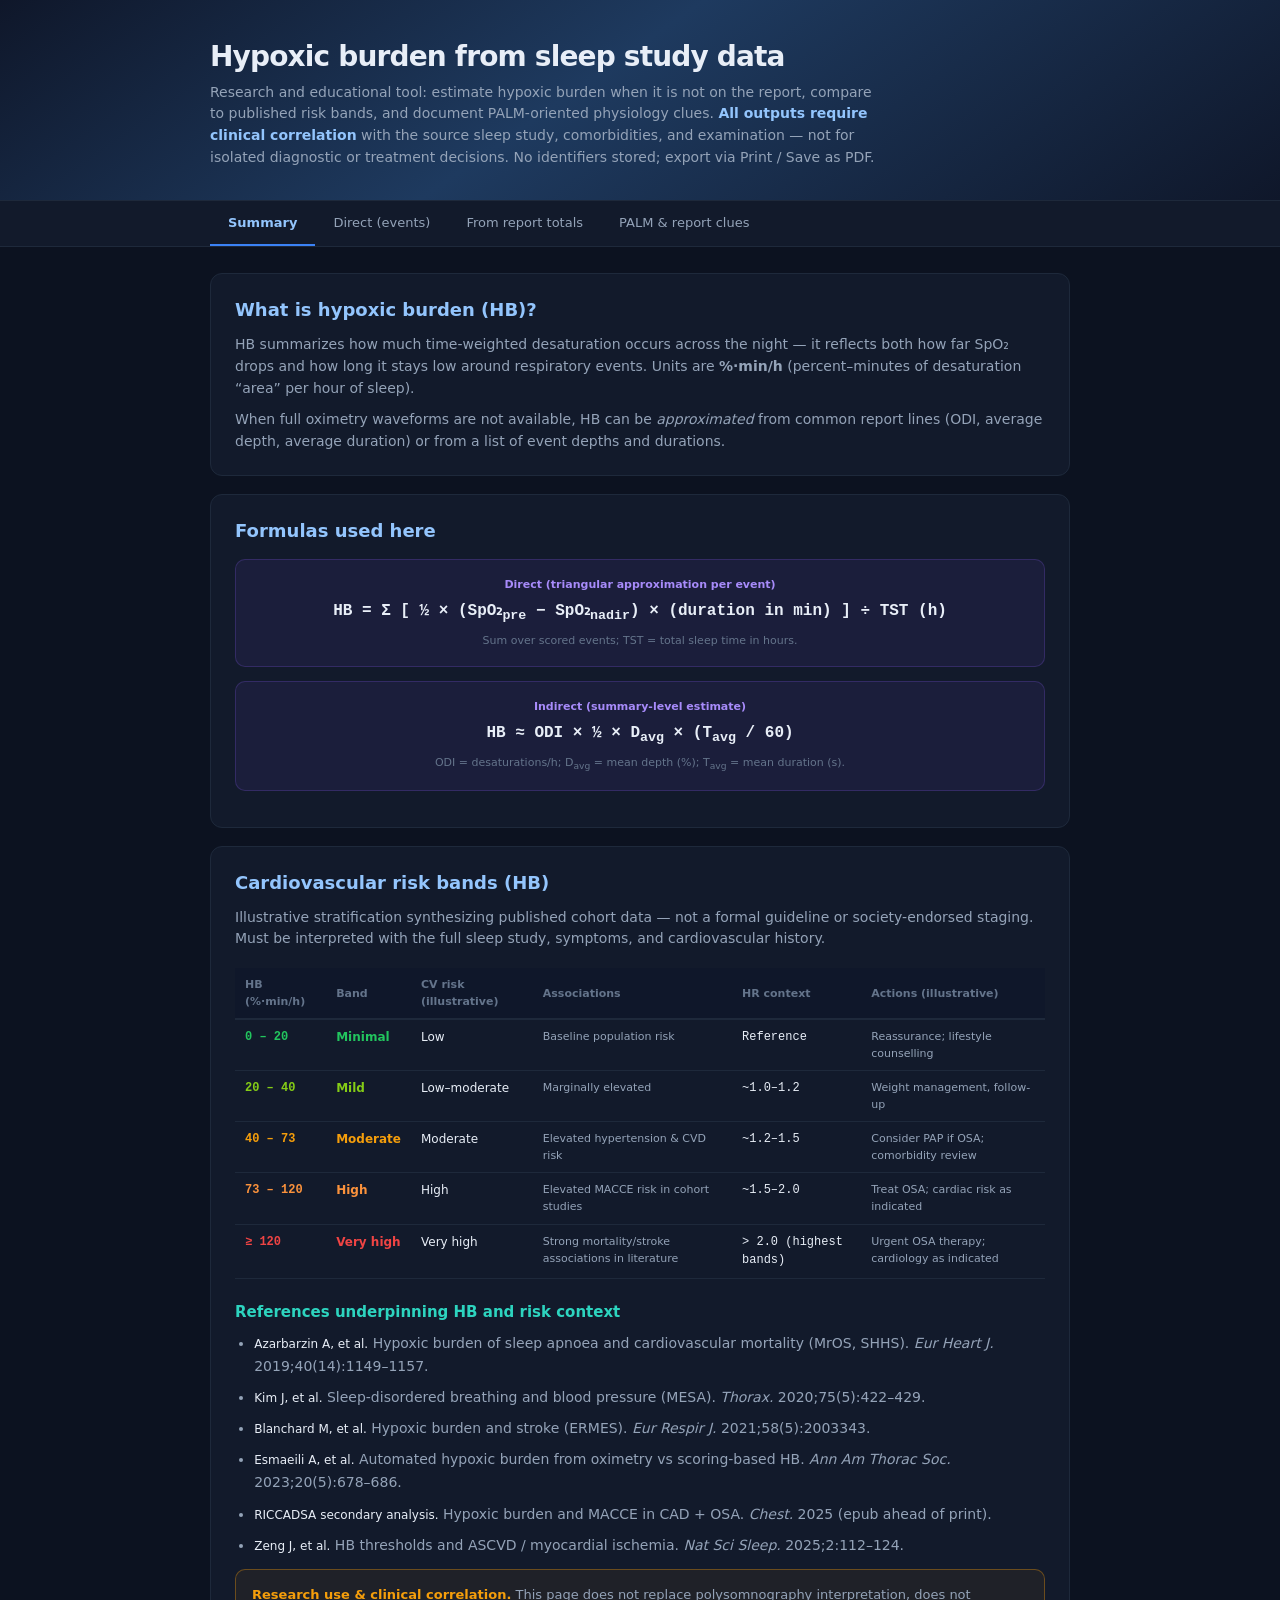
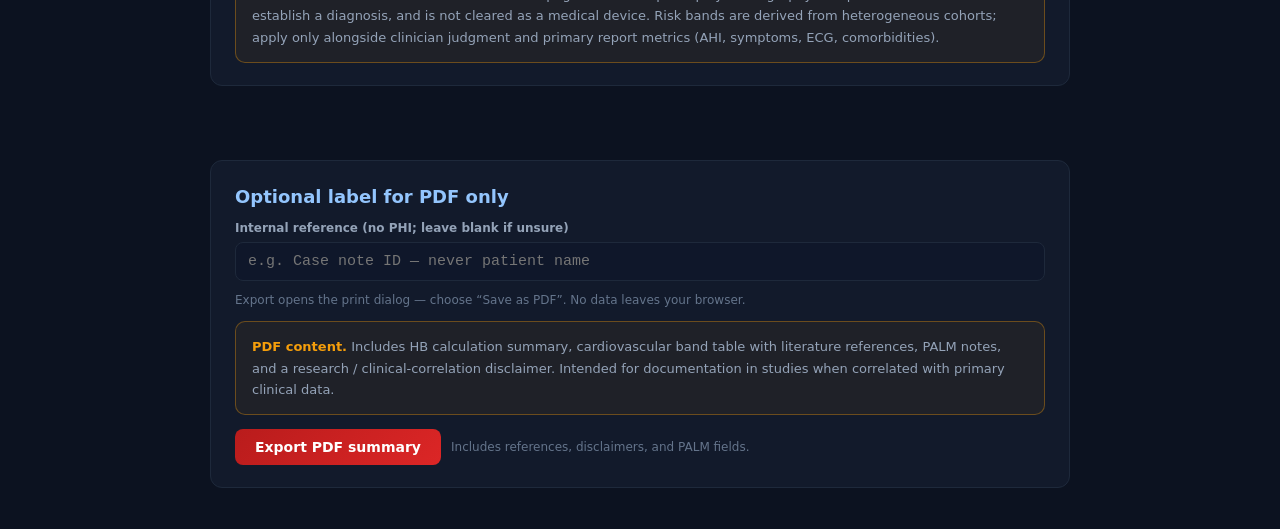
<file: hypoxic_burden_calculator.html>
<!DOCTYPE html>
<html lang="en">
<head>
<meta charset="UTF-8">
<meta name="viewport" content="width=device-width, initial-scale=1.0">
<title>Hypoxic Burden — Calculator &amp; Summary</title>
<style>
  :root {
    --bg: #0c1220; --card: #121a2b; --accent: #3b82f6; --accentL: #93c5fd;
    --danger: #ef4444; --warn: #f59e0b; --success: #22c55e; --teal: #2dd4bf;
    --purple: #a78bfa; --text: #e8eef7; --muted: #94a3b8; --dim: #64748b;
    --border: #1e293b; --inputBg: #0f172a;
  }
  * { margin:0; padding:0; box-sizing:border-box; }
  body { background:var(--bg); color:var(--text); font-family:system-ui,-apple-system,"Segoe UI",Roboto,sans-serif; line-height:1.55; font-size:15px; }
  .wrap { max-width:900px; margin:0 auto; padding:0 20px; }

  .hero { background:linear-gradient(145deg,#0f172a 0%,#1e3a5f 45%,#0f172a 100%); padding:40px 20px 32px; border-bottom:1px solid var(--border); }
  .hero h1 { font-size:clamp(1.35rem,4vw,1.75rem); font-weight:800; letter-spacing:-0.03em; color:var(--text); line-height:1.2; margin-bottom:8px; }
  .hero p { color:var(--muted); font-size:14px; max-width:42rem; }

  .tabs { background:var(--card); border-bottom:1px solid var(--border); position:sticky; top:0; z-index:10; }
  .tabs .inner { display:flex; flex-wrap:wrap; gap:0; }
  .tabs button { padding:14px 18px; background:none; border:none; color:var(--muted); font-weight:500; font-size:13px; cursor:pointer; border-bottom:2px solid transparent; font-family:inherit; }
  .tabs button.active { color:var(--accentL); font-weight:700; border-bottom-color:var(--accent); }

  .card { background:var(--card); border-radius:12px; padding:22px 24px; border:1px solid var(--border); margin-bottom:18px; }
  .card h2 { font-size:18px; font-weight:700; color:var(--accentL); margin-bottom:10px; }
  .card h3 { font-size:15px; font-weight:700; color:var(--teal); margin:14px 0 8px; }
  .card p, .card li { font-size:14px; color:var(--muted); }
  .card ul { margin:8px 0 0 1.2rem; }
  .card li { margin:6px 0; }

  .info-grid { display:grid; grid-template-columns:repeat(auto-fill,minmax(240px,1fr)); gap:12px; margin:12px 0; }
  .info-box { background:var(--inputBg); padding:12px 14px; border-radius:8px; border:1px solid var(--border); }
  .info-box .title { font-size:12px; font-weight:700; color:var(--accentL); margin-bottom:4px; }
  .info-box .desc { font-size:12px; line-height:1.55; color:var(--dim); }

  .formula { margin:14px 0; padding:16px; background:rgba(139,92,246,.08); border-radius:10px; border:1px solid rgba(139,92,246,.22); text-align:center; }
  .formula .label { font-size:11px; color:var(--purple); font-weight:600; margin-bottom:6px; }
  .formula .expr { font-size:16px; font-weight:700; font-family:ui-monospace,SFMono-Regular,monospace; }
  .formula .unit { font-size:11px; color:var(--dim); margin-top:6px; }

  .t-wrap { overflow-x:auto; }
  table { width:100%; border-collapse:collapse; font-size:12px; margin:8px 0; }
  th { padding:8px 10px; text-align:left; background:var(--inputBg); color:var(--dim); font-weight:700; font-size:11px; border-bottom:2px solid var(--border); }
  td { padding:8px 10px; border-bottom:1px solid var(--border); vertical-align:top; }

  label.field-label { display:block; font-size:12px; font-weight:600; color:var(--muted); margin-bottom:4px; }
  input[type=number], input[type=text] {
    width:100%; padding:10px 12px; border-radius:8px; border:1px solid var(--border);
    background:var(--inputBg); color:var(--text); font-size:15px; font-family:ui-monospace,monospace;
    outline:none;
  }
  input:focus { border-color:var(--accent); }
  .hint { font-size:11px; color:var(--dim); margin-top:2px; }

  .btn { padding:10px 20px; border-radius:8px; border:none; font-weight:600; font-size:14px; cursor:pointer; font-family:inherit; }
  .btn-accent { background:rgba(59,130,246,.12); color:var(--accentL); border:1px solid rgba(59,130,246,.35); }
  .btn-primary { background:linear-gradient(135deg,var(--accent),#6366f1); color:#fff; }
  .btn-print { background:linear-gradient(135deg,#b91c1c,#dc2626); color:#fff; }
  .btn-sm { padding:7px 14px; font-size:13px; }

  .gauge-bar { height:26px; border-radius:13px; background:#1e293b; overflow:hidden; position:relative; }
  .gauge-bg { background:linear-gradient(90deg,var(--success),#84cc16,var(--warn),#fb923c,var(--danger)); height:100%; width:100%; position:absolute; opacity:.22; }
  .gauge-fill { height:100%; border-radius:13px; transition:width .5s ease; }
  .gauge-needle { position:absolute; top:-5px; width:3px; height:36px; background:#fff; border-radius:2px; transform:translateX(-50%); }

  .metrics-grid { display:grid; grid-template-columns:repeat(auto-fill,minmax(140px,1fr)); gap:10px; margin-top:16px; }
  .metric-box { background:var(--inputBg); padding:12px; border-radius:8px; border:1px solid var(--border); text-align:center; }
  .metric-box .mlabel { font-size:10px; color:var(--dim); margin-bottom:4px; text-transform:uppercase; letter-spacing:.04em; }
  .metric-box .mval { font-size:17px; font-weight:700; font-family:ui-monospace,monospace; }

  .event-row { display:grid; grid-template-columns:28px 1fr 1fr 1fr 1fr 32px; gap:8px; align-items:end; margin-bottom:6px; }
  .event-row .idx { font-size:11px; color:var(--dim); padding-bottom:10px; }
  .area-display { padding:8px 10px; border-radius:8px; background:rgba(59,130,246,.1); color:var(--accentL); font-size:14px; font-family:ui-monospace,monospace; border:1px solid rgba(59,130,246,.2); }
  .remove-btn { background:none; border:none; color:var(--danger); cursor:pointer; font-size:18px; padding-bottom:8px; opacity:.85; }

  .interp-box { padding:18px; border-radius:10px; }
  .interp-icon { width:44px; height:44px; border-radius:50%; display:flex; align-items:center; justify-content:center; font-size:22px; }

  .warn-card { border-color:rgba(245,158,11,.25) !important; }

  .section { display:none; padding:26px 0 48px; }
  .section.active { display:block; }

  .mode-toggle { display:flex; background:var(--inputBg); border-radius:8px; border:1px solid var(--border); overflow:hidden; margin-bottom:16px; }
  .mode-toggle button { flex:1; padding:10px 12px; border:none; background:none; color:var(--muted); font-weight:500; font-size:12px; cursor:pointer; font-family:inherit; }
  .mode-toggle button.active { background:rgba(59,130,246,.15); color:var(--accentL); font-weight:700; }

  .palm-letter { display:inline-block; width:22px; height:22px; line-height:22px; text-align:center; border-radius:6px; font-size:11px; font-weight:800; background:rgba(45,212,191,.15); color:var(--teal); margin-right:6px; }

  .ref-list { margin:10px 0 0 1rem; font-size:13px; color:var(--muted); line-height:1.65; }
  .ref-list li { margin:8px 0; }
  .ref-list cite { font-style:normal; color:var(--text); font-size:12px; }
  .disclaimer-box { border:1px solid rgba(245,158,11,.35); background:rgba(245,158,11,.06); border-radius:10px; padding:14px 16px; margin-top:12px; font-size:13px; color:var(--muted); line-height:1.65; }
  .disclaimer-box strong { color:var(--warn); }

  @media(max-width:720px) {
    .event-row { grid-template-columns:22px 1fr 1fr 1fr 28px; }
    .event-row .area-col { display:none; }
  }

  @media print {
    .tabs, .btn, .hero { display:none !important; }
    body { background:#fff; color:#111; }
    .section { display:block !important; page-break-inside:avoid; }
    .card { border:1px solid #ccc; }
  }
</style>
</head>
<body>

<div class="hero">
  <div class="wrap">
    <h1>Hypoxic burden from sleep study data</h1>
    <p>Research and educational tool: estimate hypoxic burden when it is not on the report, compare to published risk bands, and document PALM-oriented physiology clues. <strong style="color:var(--accentL)">All outputs require clinical correlation</strong> with the source sleep study, comorbidities, and examination — not for isolated diagnostic or treatment decisions. No identifiers stored; export via Print / Save as PDF.</p>
  </div>
</div>

<div class="tabs">
  <div class="wrap inner">
    <button type="button" class="active" data-tab="article">Summary</button>
    <button type="button" data-tab="direct">Direct (events)</button>
    <button type="button" data-tab="indirect">From report totals</button>
    <button type="button" data-tab="palm">PALM &amp; report clues</button>
  </div>
</div>

<!-- SUMMARY -->
<div id="tab-article" class="section active">
<div class="wrap">
  <div class="card">
    <h2>What is hypoxic burden (HB)?</h2>
    <p>HB summarizes how much time-weighted desaturation occurs across the night — it reflects both how far SpO₂ drops and how long it stays low around respiratory events. Units are <strong>%·min/h</strong> (percent–minutes of desaturation “area” per hour of sleep).</p>
    <p style="margin-top:10px">When full oximetry waveforms are not available, HB can be <em>approximated</em> from common report lines (ODI, average depth, average duration) or from a list of event depths and durations.</p>
  </div>
  <div class="card">
    <h2>Formulas used here</h2>
    <div class="formula">
      <div class="label">Direct (triangular approximation per event)</div>
      <div class="expr">HB = Σ [ ½ × (SpO₂<sub>pre</sub> − SpO₂<sub>nadir</sub>) × (duration in min) ] ÷ TST (h)</div>
      <div class="unit">Sum over scored events; TST = total sleep time in hours.</div>
    </div>
    <div class="formula">
      <div class="label">Indirect (summary-level estimate)</div>
      <div class="expr">HB ≈ ODI × ½ × D<sub>avg</sub> × (T<sub>avg</sub> / 60)</div>
      <div class="unit">ODI = desaturations/h; D<sub>avg</sub> = mean depth (%); T<sub>avg</sub> = mean duration (s).</div>
    </div>
  </div>
  <div class="card">
    <h2>Cardiovascular risk bands (HB)</h2>
    <p style="margin-bottom:10px">Illustrative stratification synthesizing published cohort data — not a formal guideline or society-endorsed staging. Must be interpreted with the full sleep study, symptoms, and cardiovascular history.</p>
    <div class="t-wrap" id="severity-table-article"></div>
    <h3>References underpinning HB and risk context</h3>
    <ul class="ref-list">
      <li><cite>Azarbarzin A, et al.</cite> Hypoxic burden of sleep apnoea and cardiovascular mortality (MrOS, SHHS). <em>Eur Heart J.</em> 2019;40(14):1149–1157.</li>
      <li><cite>Kim J, et al.</cite> Sleep-disordered breathing and blood pressure (MESA). <em>Thorax.</em> 2020;75(5):422–429.</li>
      <li><cite>Blanchard M, et al.</cite> Hypoxic burden and stroke (ERMES). <em>Eur Respir J.</em> 2021;58(5):2003343.</li>
      <li><cite>Esmaeili A, et al.</cite> Automated hypoxic burden from oximetry vs scoring-based HB. <em>Ann Am Thorac Soc.</em> 2023;20(5):678–686.</li>
      <li><cite>RICCADSA secondary analysis.</cite> Hypoxic burden and MACCE in CAD + OSA. <em>Chest.</em> 2025 (epub ahead of print).</li>
      <li><cite>Zeng J, et al.</cite> HB thresholds and ASCVD / myocardial ischemia. <em>Nat Sci Sleep.</em> 2025;2:112–124.</li>
    </ul>
    <div class="disclaimer-box">
      <strong>Research use &amp; clinical correlation.</strong> This page does not replace polysomnography interpretation, does not establish a diagnosis, and is not cleared as a medical device. Risk bands are derived from heterogeneous cohorts; apply only alongside clinician judgment and primary report metrics (AHI, symptoms, ECG, comorbidities).
    </div>
  </div>
</div>
</div>

<!-- DIRECT -->
<div id="tab-direct" class="section">
<div class="wrap">
  <div class="card">
    <h2>Direct calculation</h2>
    <p style="font-size:13px;color:var(--muted);margin-bottom:14px">Enter pre-event SpO₂, nadir SpO₂, and duration for each event (or a representative sample). Uses triangular area per event.</p>
    <label class="field-label">Total sleep time TST (hours)</label>
    <input type="number" id="d-tst" value="7" min="0.5" max="16" step="0.1">
  </div>
  <div class="card">
    <div style="display:flex;justify-content:space-between;align-items:center;margin-bottom:12px;flex-wrap:wrap;gap:8px">
      <h3 style="margin:0">Events</h3>
      <button type="button" class="btn btn-accent btn-sm" id="add-event">+ Add row</button>
    </div>
    <div id="direct-events"></div>
  </div>
  <div class="card" id="direct-results" style="display:none">
    <h3 style="margin-top:0">Results</h3>
    <div id="direct-gauge"></div>
    <div id="direct-metrics" class="metrics-grid"></div>
  </div>
  <div class="card" id="direct-interp" style="display:none">
    <h3 style="margin-top:0;color:var(--accentL)">Risk interpretation</h3>
    <div id="direct-interp-box"></div>
  </div>
  <div class="card">
    <h3>References — direct (event-level) approach</h3>
    <ul class="ref-list">
      <li><cite>Azarbarzin A, et al.</cite> Original HB definition: integrated desaturation area linked to respiratory events, expressed per hour of sleep. <em>Eur Heart J.</em> 2019;40(14):1149–1157.</li>
      <li><cite>Esmaeili A, et al.</cite> Automated / simplified methods vs manually scored HB; strong agreement when oximetry is well aligned to events. <em>Ann Am Thorac Soc.</em> 2023;20(5):678–686.</li>
    </ul>
    <p style="font-size:13px;color:var(--muted);margin-top:10px">This calculator sums triangular areas (½ × depth × duration) per row. That matches common teaching approximations to waveform area; full research pipelines use continuous SpO₂ with event windows and preprocessing per the primary publications.</p>
  </div>
  <div class="card warn-card">
    <strong style="color:var(--warn)">Disclaimer:</strong> <span style="font-size:13px;color:var(--muted)">For <strong>research and education</strong> only. Results must be <strong>clinically correlated</strong> with the native sleep study, artifact review, and scoring rules. Not a substitute for laboratory or scored HB from the recording system when available.</span>
  </div>
</div>
</div>

<!-- INDIRECT -->
<div id="tab-indirect" class="section">
<div class="wrap">
  <div class="card">
    <h2>From typical report numbers</h2>
    <p style="font-size:13px;color:var(--muted);margin-bottom:12px">Use ODI (or compatible index), average desaturation depth, and average event length. Depth can be entered directly or from mean baseline minus mean nadir.</p>
    <div style="display:grid;grid-template-columns:1fr 1fr;gap:14px">
      <div>
        <label class="field-label">ODI (events per hour)</label>
        <input type="number" id="i-odi" value="30" min="0" step="0.1">
        <div class="hint">As defined on your report (e.g. ≥3% or ≥4% drops).</div>
      </div>
      <div>
        <label class="field-label">Average event duration (seconds)</label>
        <input type="number" id="i-dur" value="25" min="1" step="1">
        <div class="hint">If absent, ~20–35 s is a rough mid-range for mixed OSA.</div>
      </div>
    </div>
    <div style="margin-top:14px" class="mode-toggle">
      <button type="button" class="active" id="depth-mode-direct">Depth directly (%)</button>
      <button type="button" id="depth-mode-calc">Baseline − nadir</button>
    </div>
    <div id="depth-direct-inputs">
      <label class="field-label">Mean desaturation depth (%)</label>
      <input type="number" id="i-depth" value="6" min="0" step="0.1">
    </div>
    <div id="depth-calc-inputs" style="display:none">
      <div style="display:grid;grid-template-columns:1fr 1fr;gap:14px">
        <div>
          <label class="field-label">Mean baseline SpO₂ (%)</label>
          <input type="number" id="i-baseline" value="95" min="70" max="100" step="0.1">
        </div>
        <div>
          <label class="field-label">Mean nadir SpO₂ (%)</label>
          <input type="number" id="i-nadir" value="89" min="50" max="100" step="0.1">
        </div>
      </div>
    </div>
  </div>
  <div class="card" id="indirect-results">
    <h3 style="margin-top:0">Estimated HB</h3>
    <div id="indirect-gauge"></div>
    <div id="indirect-breakdown" style="margin-top:14px"></div>
  </div>
  <div class="card" id="indirect-interp">
    <h3 style="margin-top:0;color:var(--accentL)">Risk interpretation</h3>
    <div id="indirect-interp-box"></div>
  </div>
  <div class="card">
    <h3>References — indirect (summary) estimator</h3>
    <ul class="ref-list">
      <li><cite>Azarbarzin A, et al.</cite> HB conceptualized as burden of desaturation integrated over time; frequency and mean severity interact. <em>Eur Heart J.</em> 2019;40(14):1149–1157.</li>
      <li><cite>Indirect formula here:</cite> HB ≈ (events/h) × (mean triangular area per event), i.e. ODI × ½ × mean depth × (mean duration in minutes). Valid as a <em>screening estimate</em> when event-level oximetry is unavailable; heterogeneity of events increases error.</li>
    </ul>
    <p style="font-size:13px;color:var(--muted);margin-top:10px">Home sleep tests and summary reports often lack mean depth/duration — use literature defaults only with explicit uncertainty and clinical correlation.</p>
  </div>
  <div class="card warn-card">
    <strong style="color:var(--warn)">Disclaimer:</strong> <span style="font-size:13px;color:var(--muted)">For <strong>research and education</strong> only. Assumes uniform depth and duration across events; real physiology varies. Must be <strong>clinically correlated</strong> with the full report (AHI/ODI definition, TST, comorbid lung disease, etc.).</span>
  </div>
</div>
</div>

<!-- PALM -->
<div id="tab-palm" class="section">
<div class="wrap">
  <div class="card">
    <h2>PALM — pathophysiology map</h2>
    <p style="margin-bottom:12px">PALM groups the four classic <strong>endotypes</strong> that contribute to obstructive sleep apnea severity. It is used to reason about <em>why</em> apnea occurs and which mechanisms may dominate. Full quantification often needs specialized testing; standard polysomnography only provides <strong>clues</strong>.</p>
    <div class="info-grid">
      <div class="info-box">
        <div class="title"><span class="palm-letter">P</span> Pharyngeal muscle responsiveness</div>
        <div class="desc">How effectively dilator muscles stiffen the airway after a challenge. Poor responsiveness → more collapse for a given pressure.</div>
      </div>
      <div class="info-box">
        <div class="title"><span class="palm-letter">A</span> Anatomy / collapsibility (Pcrit)</div>
        <div class="desc">Structural predisposition: smaller airway, crowding, obesity-related load — often tracks with severity and positional dependence.</div>
      </div>
      <div class="info-box">
        <div class="title"><span class="palm-letter">L</span> Arousal threshold</div>
        <div class="desc">Ease of cortical arousal to respiratory stimuli. A low threshold fragments sleep; a high threshold may allow prolonged obstructive events.</div>
      </div>
      <div class="info-box">
        <div class="title"><span class="palm-letter">M</span> Loop gain (ventilatory control)</div>
        <div class="desc">Controller “gain” — high loop gain predisposes to periodic breathing and can interact with obstruction; central events become more relevant.</div>
      </div>
    </div>
  </div>
  <div class="card">
    <h2>What your report may show (proxies)</h2>
    <p style="margin-bottom:10px">Optional fields below print on the PDF summary. They do <strong>not</strong> diagnose an endotype — they document what was available.</p>
    <div style="display:grid;grid-template-columns:repeat(auto-fill,minmax(200px,1fr));gap:12px">
      <div>
        <label class="field-label">Central apnea index (per hour)</label>
        <input type="number" id="p-cai" placeholder="—" min="0" step="0.1">
      </div>
      <div>
        <label class="field-label">Arousal index (per hour)</label>
        <input type="number" id="p-ari" placeholder="—" min="0" step="0.1">
      </div>
      <div>
        <label class="field-label">Supine AHI (if given)</label>
        <input type="number" id="p-supa" placeholder="—" min="0" step="0.1">
      </div>
      <div>
        <label class="field-label">Non-supine AHI (if given)</label>
        <input type="number" id="p-nsup" placeholder="—" min="0" step="0.1">
      </div>
    </div>
    <p style="margin-top:12px;font-size:13px;color:var(--muted)"><strong>Reading hints (non-diagnostic):</strong> large supine–non-supine gap → anatomy/position often prominent; meaningful central apnea burden → consider loop gain / controller instability in differential; very high arousal index → sleep fragmentation (multiple drivers). Combine with HB and symptoms for shared decision-making.</p>
    <h3>References — OSA endotypes / PALM framing</h3>
    <ul class="ref-list">
      <li><cite>Eckert DJ, et al.</cite> Phenotypic causes of OSA — collapsibility, loop gain, arousal threshold, muscle responsiveness. <em>Am J Respir Crit Care Med.</em> 2013;188(5):596–603.</li>
      <li><cite>Wellman A, et al.</cite> Pathophysiology and endotypic approaches to targeted therapy. <em>Proc Am Thorac Soc.</em> 2008;5(2):156–163.</li>
    </ul>
    <div class="disclaimer-box" style="margin-top:12px">
      <strong>Clinical correlation.</strong> PALM is a reasoning framework; endotype assignment from routine PSG alone is limited. Use optional fields only to mirror what the report states, not to label endotypes without specialized testing.
    </div>
  </div>
</div>
</div>

<div class="wrap" style="padding:8px 20px 40px">
  <div class="card" style="margin-bottom:0">
    <h2 style="margin-bottom:8px">Optional label for PDF only</h2>
    <label class="field-label">Internal reference (no PHI; leave blank if unsure)</label>
    <input type="text" id="pdf-ref" placeholder="e.g. Case note ID — never patient name" autocomplete="off">
    <p style="margin-top:10px;font-size:12px;color:var(--dim)">Export opens the print dialog — choose “Save as PDF”. No data leaves your browser.</p>
    <div class="disclaimer-box" style="margin-top:12px">
      <strong>PDF content.</strong> Includes HB calculation summary, cardiovascular band table with literature references, PALM notes, and a research / clinical-correlation disclaimer. Intended for documentation in studies when correlated with primary clinical data.
    </div>
    <div style="margin-top:14px;display:flex;flex-wrap:wrap;gap:10px;align-items:center">
      <button type="button" class="btn btn-print" id="btn-export-pdf">Export PDF summary</button>
      <span style="font-size:12px;color:var(--dim)">Includes references, disclaimers, and PALM fields.</span>
    </div>
  </div>
</div>

<script>
(function () {
  const severityScale = [
    { min:0, max:20, label:'Minimal', color:'#22c55e', risk:'Low', cvRisk:'Baseline population risk', hr:'Reference', action:'Reassurance; lifestyle counselling' },
    { min:20, max:40, label:'Mild', color:'#84cc16', risk:'Low–moderate', cvRisk:'Marginally elevated', hr:'~1.0–1.2', action:'Weight management, follow-up' },
    { min:40, max:73, label:'Moderate', color:'#f59e0b', risk:'Moderate', cvRisk:'Elevated hypertension & CVD risk', hr:'~1.2–1.5', action:'Consider PAP if OSA; comorbidity review' },
    { min:73, max:120, label:'High', color:'#fb923c', risk:'High', cvRisk:'Elevated MACCE risk in cohort studies', hr:'~1.5–2.0', action:'Treat OSA; cardiac risk as indicated' },
    { min:120, max:1e9, label:'Very high', color:'#ef4444', risk:'Very high', cvRisk:'Strong mortality/stroke associations in literature', hr:'> 2.0 (highest bands)', action:'Urgent OSA therapy; cardiology as indicated' },
  ];

  function getSev(hb) {
    const x = Number(hb);
    if (Number.isNaN(x)) return severityScale[0];
    return severityScale.find(function (s) { return x >= s.min && x < s.max; }) || severityScale[4];
  }

  function renderSeverityTable(container) {
    if (!container) return;
    var rows = severityScale.map(function (s) {
      var range = s.min === 120 ? '≥ 120' : s.min + ' – ' + s.max;
      return '<tr><td style="font-weight:700;font-family:ui-monospace,monospace;color:' + s.color + '">' + range + '</td><td style="font-weight:600;color:' + s.color + '">' + s.label + '</td><td>' + s.risk + '</td><td style="font-size:11px;color:#94a3b8">' + s.cvRisk + '</td><td style="font-family:ui-monospace,monospace">' + s.hr + '</td><td style="font-size:11px;color:#94a3b8">' + s.action + '</td></tr>';
    }).join('');
    container.innerHTML = '<table><thead><tr><th>HB (%·min/h)</th><th>Band</th><th>CV risk (illustrative)</th><th>Associations</th><th>HR context</th><th>Actions (illustrative)</th></tr></thead><tbody>' + rows + '</tbody></table>';
  }

  function renderGauge(hb, container) {
    var sev = getSev(hb);
    var pct = Math.min(hb / 200, 1) * 100;
    container.innerHTML =
      '<div style="display:flex;justify-content:space-between;margin-bottom:6px;font-size:12px;color:#64748b"><span>0</span><span>50</span><span>100</span><span>150</span><span>200+</span></div>' +
      '<div class="gauge-bar"><div class="gauge-bg"></div><div class="gauge-fill" style="width:' + pct + '%;background:linear-gradient(90deg,#22c55e,' + sev.color + ');box-shadow:0 0 14px ' + sev.color + '40"></div><div class="gauge-needle" style="left:' + pct + '%"></div></div>' +
      '<div style="text-align:center;margin-top:12px"><span style="font-size:28px;font-weight:800;color:' + sev.color + ';font-family:ui-monospace,monospace">' + hb.toFixed(1) + '</span><span style="font-size:13px;color:#94a3b8;margin-left:6px">%·min/h</span></div>' +
      '<div style="text-align:center;margin-top:6px"><span style="display:inline-block;padding:4px 14px;border-radius:20px;background:' + sev.color + '22;color:' + sev.color + ';font-weight:700;font-size:13px;border:1px solid ' + sev.color + '44">' + sev.label + ' — ' + sev.risk + ' risk (illustrative)</span></div>';
  }

  function renderInterp(hb, container) {
    var sev = getSev(hb);
    var icon = hb < 20 ? '✓' : hb < 73 ? '!' : '⚡';
    container.innerHTML =
      '<div class="interp-box" style="padding:18px;border-radius:10px;border:2px solid ' + sev.color + '40;background:' + sev.color + '0d">' +
      '<div style="display:flex;align-items:center;gap:12px;margin-bottom:10px">' +
      '<div class="interp-icon" style="background:' + sev.color + '22;border:2px solid ' + sev.color + '">' + icon + '</div>' +
      '<div><div style="font-size:16px;font-weight:700;color:' + sev.color + '">' + sev.label + ' burden</div><div style="font-size:12px;color:#94a3b8">' + sev.risk + ' cardiovascular risk (illustrative)</div></div></div>' +
      '<div style="font-size:13px;line-height:1.65"><strong>Association:</strong> ' + sev.cvRisk + '</div>' +
      '<div style="font-size:13px;line-height:1.65"><strong>Cohort HR context:</strong> ' + sev.hr + '</div>' +
      '<div style="font-size:13px;line-height:1.65"><strong>Illustrative next step:</strong> ' + sev.action + '</div>' +
      '<div style="font-size:11px;color:#64748b;margin-top:10px;border-top:1px solid rgba(148,163,184,.25);padding-top:8px">Research / educational context only — correlate with the native sleep study, AHI, symptoms, and comorbidities before clinical use.</div></div>';
  }

  /* Tabs */
  document.querySelectorAll('.tabs button').forEach(function (btn) {
    btn.addEventListener('click', function () {
      var id = btn.getAttribute('data-tab');
      document.querySelectorAll('.tabs button').forEach(function (b) { b.classList.remove('active'); });
      document.querySelectorAll('.section').forEach(function (s) { s.classList.remove('active'); });
      btn.classList.add('active');
      var el = document.getElementById('tab-' + id);
      if (el) el.classList.add('active');
      window.scrollTo(0, 0);
    });
  });

  renderSeverityTable(document.getElementById('severity-table-article'));

  /* Direct */
  var directEvents = [
    { pre: 95, nadir: 87, dur: 25 },
    { pre: 94, nadir: 85, dur: 32 },
    { pre: 96, nadir: 88, dur: 20 },
  ];

  function renderDirectEvents() {
    var container = document.getElementById('direct-events');
    container.innerHTML = directEvents.map(function (e, i) {
      var area = e.pre > e.nadir ? ((e.pre - e.nadir) * e.dur / 60 / 2).toFixed(2) : '—';
      return '<div class="event-row">' +
        '<span class="idx">#' + (i + 1) + '</span>' +
        '<div>' + (i === 0 ? '<label class="field-label">Pre SpO₂ (%)</label>' : '') + '<input type="number" value="' + e.pre + '" min="70" max="100" step="0.1" data-i="' + i + '" data-f="pre"></div>' +
        '<div>' + (i === 0 ? '<label class="field-label">Nadir (%)</label>' : '') + '<input type="number" value="' + e.nadir + '" min="50" max="100" step="0.1" data-i="' + i + '" data-f="nadir"></div>' +
        '<div>' + (i === 0 ? '<label class="field-label">Duration (s)</label>' : '') + '<input type="number" value="' + e.dur + '" min="1" max="600" data-i="' + i + '" data-f="dur"></div>' +
        '<div class="area-col">' + (i === 0 ? '<label class="field-label">Area</label>' : '') + '<div class="area-display">' + area + '</div></div>' +
        '<button type="button" class="remove-btn" data-remove="' + i + '">×</button></div>';
    }).join('');

    container.querySelectorAll('input[data-f]').forEach(function (inp) {
      inp.addEventListener('input', function () {
        var i = +inp.getAttribute('data-i');
        var f = inp.getAttribute('data-f');
        var v = inp.value === '' ? '' : Number(inp.value);
        directEvents[i][f] = v;
        renderDirectEvents();
      });
    });
    container.querySelectorAll('[data-remove]').forEach(function (b) {
      b.addEventListener('click', function () {
        directEvents.splice(+b.getAttribute('data-remove'), 1);
        renderDirectEvents();
      });
    });
    calcDirect();
  }

  document.getElementById('add-event').addEventListener('click', function () {
    directEvents.push({ pre: 95, nadir: 88, dur: 22 });
    renderDirectEvents();
  });

  function calcDirect() {
    var tst = parseFloat(document.getElementById('d-tst').value) || 7;
    var valid = directEvents.filter(function (e) {
      return e.pre !== '' && e.nadir !== '' && e.dur !== '' && e.pre > e.nadir;
    });
    if (valid.length === 0) {
      document.getElementById('direct-results').style.display = 'none';
      document.getElementById('direct-interp').style.display = 'none';
      window._lastHB = null;
      window._lastMode = null;
      return;
    }
    var areas = valid.map(function (e) { return (e.pre - e.nadir) * e.dur / 60 / 2; });
    var totalArea = areas.reduce(function (a, b) { return a + b; }, 0);
    var hb = totalArea / tst;
    var mDepth = valid.reduce(function (a, e) { return a + (e.pre - e.nadir); }, 0) / valid.length;
    var mDur = valid.reduce(function (a, e) { return a + e.dur; }, 0) / valid.length;
    var mNadir = valid.reduce(function (a, e) { return a + e.nadir; }, 0) / valid.length;

    document.getElementById('direct-results').style.display = 'block';
    document.getElementById('direct-interp').style.display = 'block';
    renderGauge(hb, document.getElementById('direct-gauge'));
    document.getElementById('direct-metrics').innerHTML = [
      ['Total area', totalArea.toFixed(2) + ' %·min', '#3b82f6'],
      ['Mean depth', mDepth.toFixed(1) + '%', '#f59e0b'],
      ['Mean duration', mDur.toFixed(0) + ' s', '#2dd4bf'],
      ['Mean nadir', mNadir.toFixed(1) + '%', '#a78bfa'],
    ].map(function (x) {
      return '<div class="metric-box"><div class="mlabel">' + x[0] + '</div><div class="mval" style="color:' + x[2] + '">' + x[1] + '</div></div>';
    }).join('');
    renderInterp(hb, document.getElementById('direct-interp-box'));

    window._directResults = { hb: hb, totalArea: totalArea, mDepth: mDepth, mDur: mDur, mNadir: mNadir, tst: tst, events: valid, mode: 'direct' };
    window._lastHB = hb;
    window._lastMode = 'direct';
  }

  document.getElementById('d-tst').addEventListener('input', calcDirect);

  /* Indirect */
  var depthMode = 'direct';
  function setDepthMode(mode) {
    depthMode = mode;
    document.getElementById('depth-direct-inputs').style.display = mode === 'direct' ? 'block' : 'none';
    document.getElementById('depth-calc-inputs').style.display = mode === 'calc' ? 'block' : 'none';
    document.getElementById('depth-mode-direct').classList.toggle('active', mode === 'direct');
    document.getElementById('depth-mode-calc').classList.toggle('active', mode === 'calc');
    calcIndirect();
  }
  document.getElementById('depth-mode-direct').addEventListener('click', function () { setDepthMode('direct'); });
  document.getElementById('depth-mode-calc').addEventListener('click', function () { setDepthMode('calc'); });

  function calcIndirect() {
    var odi = parseFloat(document.getElementById('i-odi').value) || 0;
    var dur = parseFloat(document.getElementById('i-dur').value) || 25;
    var depth;
    if (depthMode === 'direct') {
      depth = parseFloat(document.getElementById('i-depth').value) || 0;
    } else {
      var bl = parseFloat(document.getElementById('i-baseline').value) || 95;
      var nad = parseFloat(document.getElementById('i-nadir').value) || 89;
      depth = Math.max(0, bl - nad);
    }
    var avgArea = 0.5 * depth * (dur / 60);
    var hb = odi * avgArea;
    renderGauge(hb, document.getElementById('indirect-gauge'));
    document.getElementById('indirect-breakdown').innerHTML =
      '<div class="metrics-grid">' +
      '<div class="metric-box"><div class="mlabel">ODI</div><div class="mval" style="color:#3b82f6">' + odi.toFixed(1) + '/h</div></div>' +
      '<div class="metric-box"><div class="mlabel">Avg depth</div><div class="mval" style="color:#f59e0b">' + depth.toFixed(1) + '%</div></div>' +
      '<div class="metric-box"><div class="mlabel">Avg duration</div><div class="mval" style="color:#2dd4bf">' + dur.toFixed(0) + ' s</div></div>' +
      '<div class="metric-box"><div class="mlabel">Avg area/event</div><div class="mval" style="color:#a78bfa">' + avgArea.toFixed(2) + '</div></div></div>' +
      '<div style="margin-top:12px;padding:12px 14px;background:var(--inputBg);border-radius:8px;font-size:13px;color:var(--muted);font-family:ui-monospace,monospace;text-align:center">' +
      'HB ≈ ' + odi.toFixed(1) + ' × ½ × ' + depth.toFixed(1) + ' × (' + dur + '÷60) = <strong style="color:var(--text)">' + hb.toFixed(1) + ' %·min/h</strong></div>';
    renderInterp(hb, document.getElementById('indirect-interp-box'));
    window._indirectResults = { hb: hb, odi: odi, depth: depth, dur: dur, avgArea: avgArea, mode: 'indirect' };
    window._lastHB = hb;
    window._lastMode = 'indirect';
  }

  ['i-odi', 'i-dur', 'i-depth', 'i-baseline', 'i-nadir'].forEach(function (id) {
    var n = document.getElementById(id);
    if (n) n.addEventListener('input', calcIndirect);
  });

  function severityTableHTML() {
    return severityScale.map(function (s) {
      var range = s.min === 120 ? '≥ 120' : s.min + ' – ' + s.max;
      return '<tr><td style="color:' + s.color + ';font-weight:700">' + range + '</td><td style="color:' + s.color + '">' + s.label + '</td><td>' + s.risk + '</td><td>' + s.cvRisk + '</td><td>' + s.hr + '</td><td>' + s.action + '</td></tr>';
    }).reduce(function (acc, row) { return acc + row; }, '<table><thead><tr><th>HB (%·min/h)</th><th>Band</th><th>CV risk</th><th>Notes</th><th>HR context</th><th>Illustrative action</th></tr></thead><tbody>') + '</tbody></table>';
  }

  var pdfCSS = '@page{size:A4;margin:16mm}body{font-family:system-ui,sans-serif;font-size:11px;color:#0f172a;line-height:1.45}h1{font-size:18px;margin-bottom:4px}h2{font-size:12px;color:#1e3a5f;border-bottom:2px solid #3b82f6;padding-bottom:2px;margin:14px 0 6px}h3{font-size:11px;color:#334155;margin:10px 0 4px}ul.ref-pdf{margin:4px 0 8px 14px;padding:0;font-size:8.5px;color:#475569}ul.ref-pdf li{margin:3px 0}.box{border:2px solid #64748b;border-radius:8px;padding:12px;text-align:center;margin:10px 0}.val{font-size:26px;font-weight:800}.muted{color:#64748b;font-size:9px}.disc{border:1px solid #fbbf24;background:#fffbeb;padding:8px 10px;border-radius:6px;margin:10px 0;font-size:8.5px;color:#78350f}.footer{margin-top:16px;padding-top:8px;border-top:1px solid #e2e8f0;font-size:8px;color:#94a3b8}.pagebreak{page-break-before:always}table{width:100%;border-collapse:collapse;margin:6px 0 10px;font-size:9.5px}th,td{border:1px solid #cbd5e1;padding:4px 5px;vertical-align:top}th{background:#f1f5f9}';

  function palmBlockHTML() {
    var cai = document.getElementById('p-cai').value;
    var ari = document.getElementById('p-ari').value;
    var supa = document.getElementById('p-supa').value;
    var nsup = document.getElementById('p-nsup').value;
    var rows = [
      ['Central apnea index (/h)', cai || '—'],
      ['Arousal index (/h)', ari || '—'],
      ['Supine AHI', supa || '—'],
      ['Non-supine AHI', nsup || '—'],
    ];
    var body = rows.map(function (r) {
      return '<tr><td>' + r[0] + '</td><td>' + r[1] + '</td></tr>';
    }).join('');
    return '<h2>PALM — report-based notes</h2><p class="muted">P = pharyngeal muscle responsiveness; A = anatomy/collapsibility; L = arousal threshold; M = loop gain. Values below are optional fields from the sleep report — they do not establish endotype diagnosis.</p><table><thead><tr><th>Variable</th><th>Value</th></tr></thead><tbody>' + body + '</tbody></table><h3>References (endotypes)</h3><ul class="ref-pdf"><li>Eckert DJ, et al. Phenotypic causes of OSA. <em>Am J Respir Crit Care Med.</em> 2013;188(5):596–603.</li><li>Wellman A, et al. Pathophysiology of OSA. <em>Proc Am Thorac Soc.</em> 2008;5(2):156–163.</li></ul><p class="muted">Interpret with AHI, symptoms, comorbidities. Formal endotyping may require specialized maneuvers or models.</p>';
  }

  function pdfRefsForMethod(mode) {
    if (mode === 'direct') {
      return '<h2>References — method (direct / event rows)</h2><ul class="ref-pdf">' +
        '<li>Azarbarzin A, et al. Hypoxic burden and cardiovascular mortality (MrOS, SHHS). <em>Eur Heart J.</em> 2019;40(14):1149–1157.</li>' +
        '<li>Esmaeili A, et al. Automated hypoxic burden vs scoring-based HB. <em>Ann Am Thorac Soc.</em> 2023;20(5):678–686.</li>' +
        '</ul><p class="muted">Triangular summation here approximates event-area integration; primary studies use continuous SpO₂ with event alignment.</p>';
    }
    return '<h2>References — method (indirect / summary)</h2><ul class="ref-pdf">' +
      '<li>Azarbarzin A, et al. HB as integrated desaturation load. <em>Eur Heart J.</em> 2019;40(14):1149–1157.</li>' +
      '<li>Formula: HB ≈ ODI × ½ × mean depth × (mean duration in min); screening use when event-level data are absent — uniform-event assumption.</li>' +
      '</ul><p class="muted">Correlate with report definitions of ODI, TST, and artifact handling.</p>';
  }

  function pdfRefsRiskEvidence() {
    return '<h2>References — cardiovascular risk context (bands)</h2><ul class="ref-pdf">' +
      '<li>Azarbarzin A, et al. <em>Eur Heart J.</em> 2019;40(14):1149–1157.</li>' +
      '<li>Kim J, et al. MESA / blood pressure. <em>Thorax.</em> 2020;75(5):422–429.</li>' +
      '<li>Blanchard M, et al. Stroke (ERMES). <em>Eur Respir J.</em> 2021;58(5):2003343.</li>' +
      '<li>Esmaeili A, et al. Oximetry HB. <em>Ann Am Thorac Soc.</em> 2023;20(5):678–686.</li>' +
      '<li>RICCADSA analysis. MACCE in CAD + OSA. <em>Chest.</em> 2025.</li>' +
      '<li>Zeng J, et al. HB thresholds / ASCVD. <em>Nat Sci Sleep.</em> 2025;2:112–124.</li>' +
      '</ul>';
  }

  function pdfDisclaimerBlock(mode) {
    var m = mode === 'indirect'
      ? 'Indirect HB is an estimate from summary statistics and assumes typical depth and duration for all events.'
      : 'Direct HB here uses a triangular area sum per event; waveform-based ensemble methods may differ.';
    return '<div class="disc"><strong>Research use — clinical correlation required.</strong> ' + m +
      ' This output is for research and education, not a medical device, and does not replace interpretation of the source polysomnogram or home sleep test. Risk bands synthesize heterogeneous cohorts and are not formal society staging. ' +
      'All conclusions require correlation with the primary sleep study, scoring criteria, comorbidities (e.g. lung disease), symptoms, examination, and clinician judgment. Not for standalone diagnosis or treatment decisions.</div>';
  }

  function exportPDF() {
    var ref = (document.getElementById('pdf-ref').value || '').trim();
    calcDirect();
    calcIndirect();
    var activeBtn = document.querySelector('.tabs button.active');
    var tab = activeBtn ? activeBtn.getAttribute('data-tab') : '';
    var dr = window._directResults;
    var ir = window._indirectResults;
    var directOk = dr && dr.events && dr.events.length > 0;
    var useDirect = false;
    if (tab === 'direct') {
      useDirect = directOk;
    } else if (tab === 'indirect') {
      useDirect = false;
    } else {
      useDirect = directOk;
    }
    var hb;
    var mode;
    if (useDirect && directOk) {
      hb = dr.hb;
      mode = 'direct';
    } else if (ir) {
      hb = ir.hb;
      mode = 'indirect';
    } else {
      alert('Enter values in “Direct” or “From report totals” to compute HB before export.');
      return;
    }
    var sev = getSev(hb);
    var when = new Date().toISOString().slice(0, 10);

    var bodyCalc = '';
    if (mode === 'direct' && dr && dr.events.length) {
      var r = dr;
      var evRows = r.events.map(function (e, i) {
        var d = e.pre - e.nadir;
        var a = d * e.dur / 60 / 2;
        return '<tr><td>' + (i + 1) + '</td><td>' + e.pre + '</td><td>' + e.nadir + '</td><td>' + d.toFixed(1) + '</td><td>' + e.dur + '</td><td>' + a.toFixed(2) + '</td></tr>';
      }).join('');
      bodyCalc =
        '<h2>Method: direct (event rows)</h2><p class="muted">TST = ' + r.tst + ' h; events = ' + r.events.length + '; total area = ' + r.totalArea.toFixed(2) + ' %·min.</p>' +
        '<table><thead><tr><th>#</th><th>Pre</th><th>Nadir</th><th>Depth</th><th>Dur (s)</th><th>Area</th></tr></thead><tbody>' + evRows + '</tbody></table>';
    } else if (ir) {
      var ir2 = ir;
      bodyCalc =
        '<h2>Method: indirect (summary)</h2><p>ODI ' + ir2.odi.toFixed(1) + '/h; mean depth ' + ir2.depth.toFixed(1) + '%; mean duration ' + ir2.dur.toFixed(0) + ' s; avg area/event ' + ir2.avgArea.toFixed(2) + '.</p>';
    }

    var html = '<!DOCTYPE html><html><head><meta charset="utf-8"><title>HB summary</title><style>' + pdfCSS + '</style></head><body>' +
      '<h1>Hypoxic burden summary (research)</h1>' +
      '<p class="muted">Generated ' + when + (ref ? '. Internal ref: ' + escapeHtml(ref) : '.') + ' For research / education; must be clinically correlated.</p>' +
      pdfDisclaimerBlock(mode) +
      '<div class="box" style="border-color:' + sev.color + '"><div class="muted">Hypoxic burden</div><div class="val" style="color:' + sev.color + '">' + hb.toFixed(1) + ' <span style="font-size:12px;font-weight:600">%·min/h</span></div><div style="margin-top:6px;font-weight:700;color:' + sev.color + '">' + sev.label + ' — ' + sev.risk + ' (illustrative band)</div></div>' +
      bodyCalc +
      pdfRefsForMethod(mode) +
      '<div class="pagebreak"></div>' +
      '<h2>Cardiovascular risk bands (HB)</h2><p class="muted">Illustrative stratification — not society-endorsed staging. Interpret with full clinical context.</p>' +
      severityTableHTML() +
      pdfRefsRiskEvidence() +
      palmBlockHTML() +
      '<div class="footer">Research / educational use. Clinical correlation required. Verify inputs against the source sleep study. Not a medical device.</div></body></html>';

    var w = window.open('', '_blank');
    w.document.open();
    w.document.write(html);
    w.document.close();
    setTimeout(function () { w.print(); }, 400);
  }

  function escapeHtml(s) {
    var d = document.createElement('div');
    d.textContent = s;
    return d.innerHTML;
  }

  document.getElementById('btn-export-pdf').addEventListener('click', exportPDF);

  renderDirectEvents();
  calcIndirect();
})();
</script>
</body>
</html>
</file>
